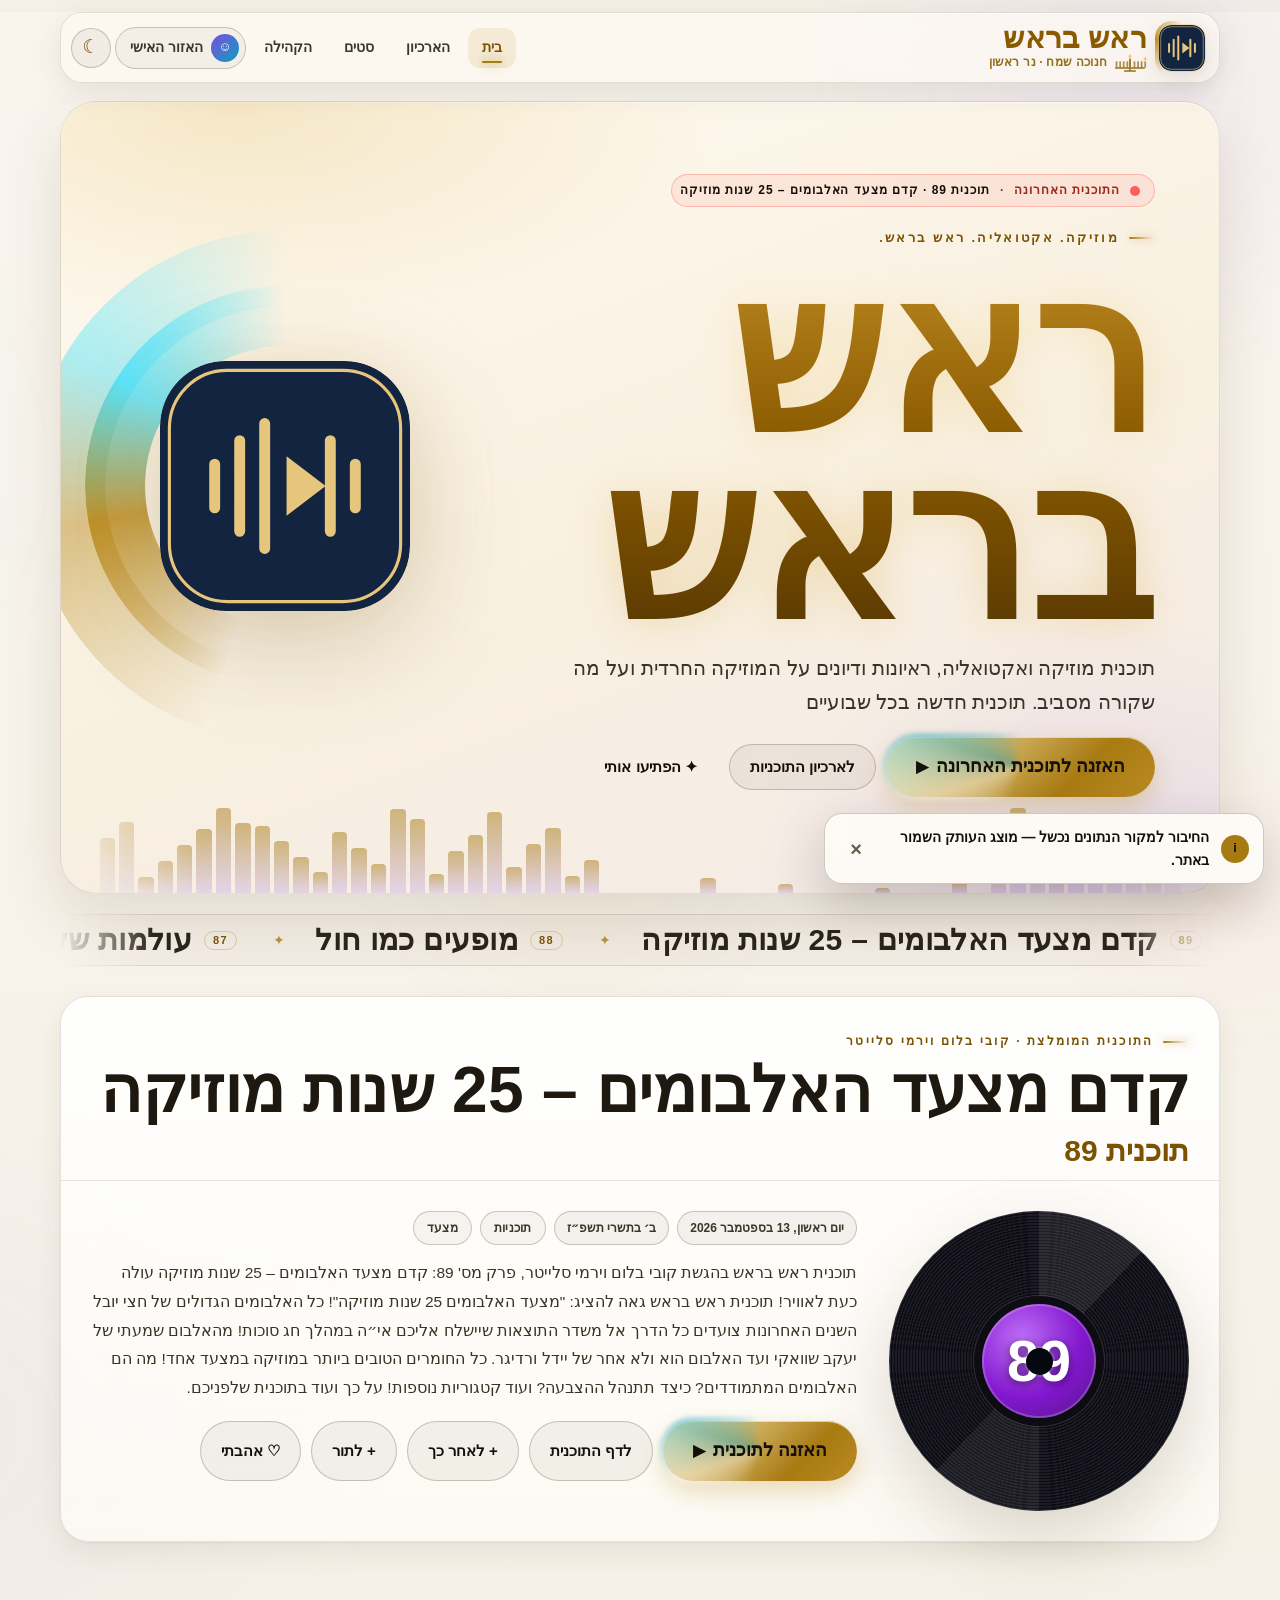
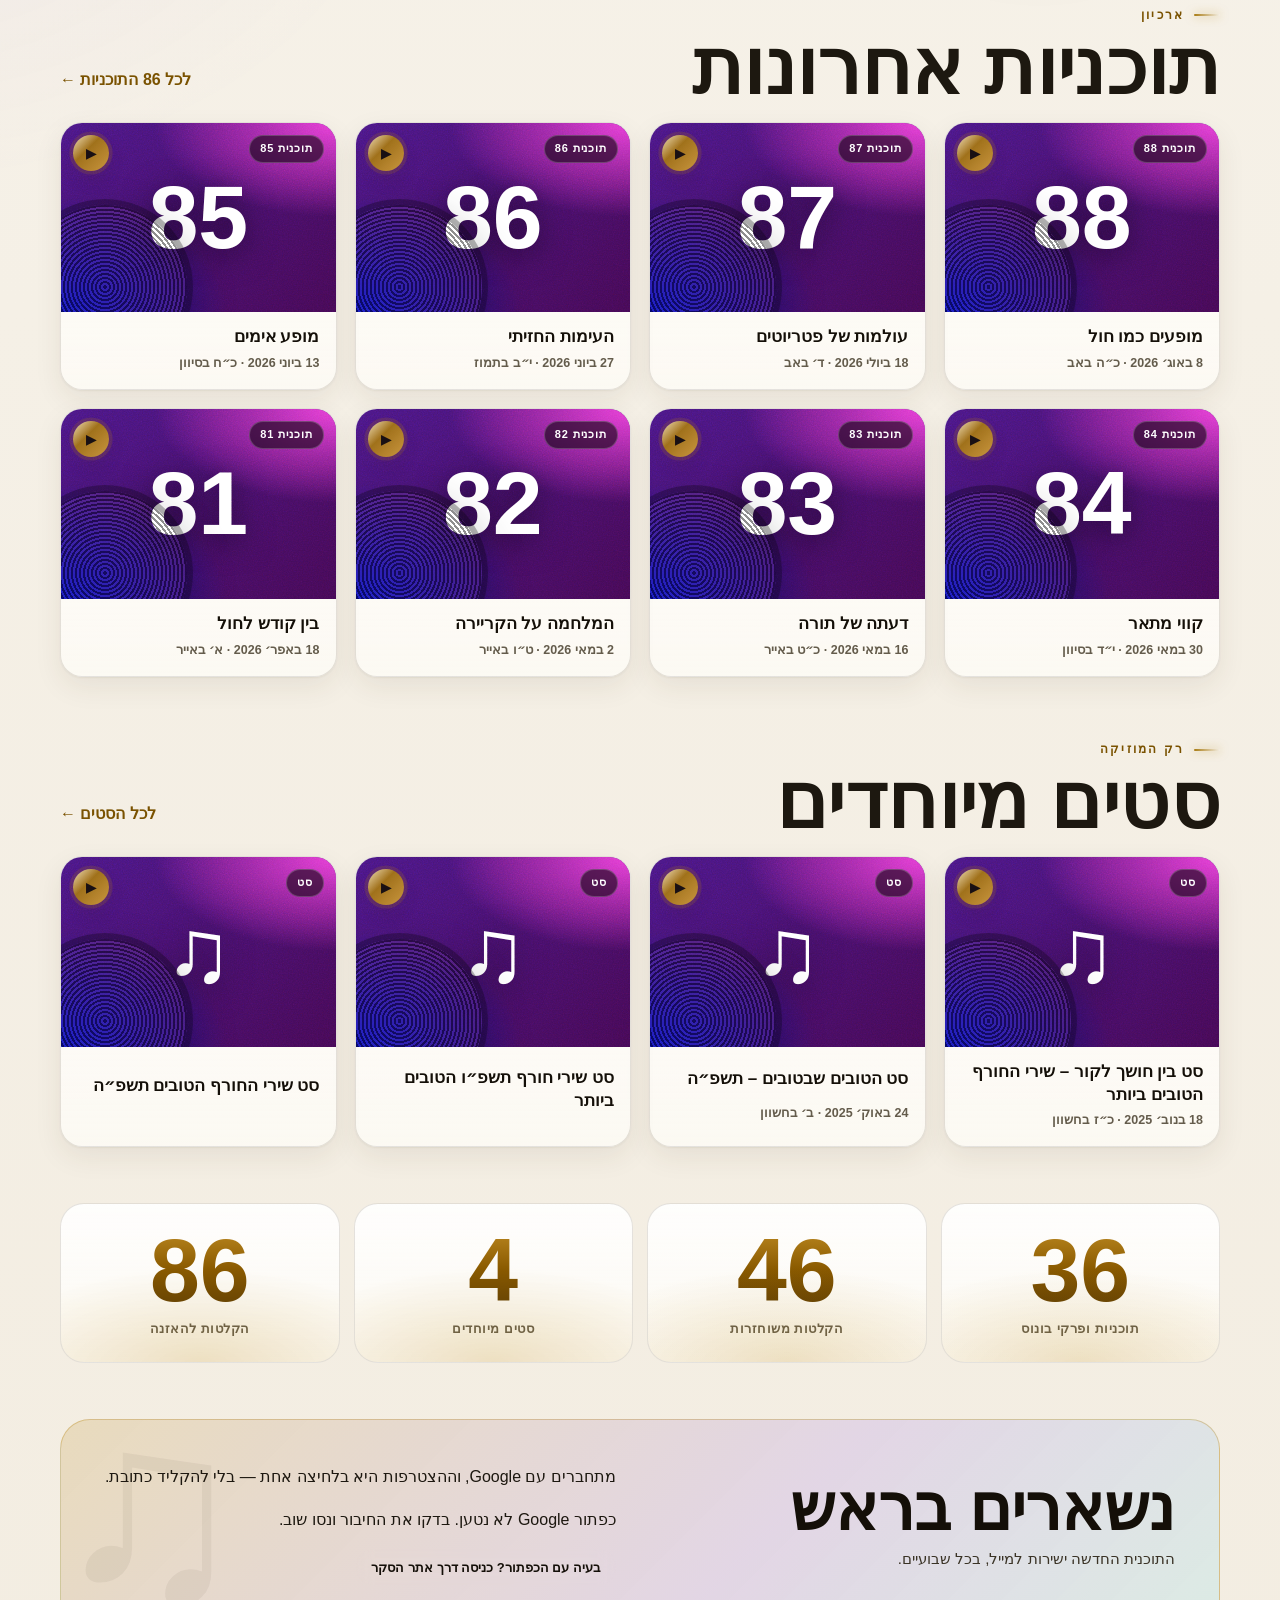
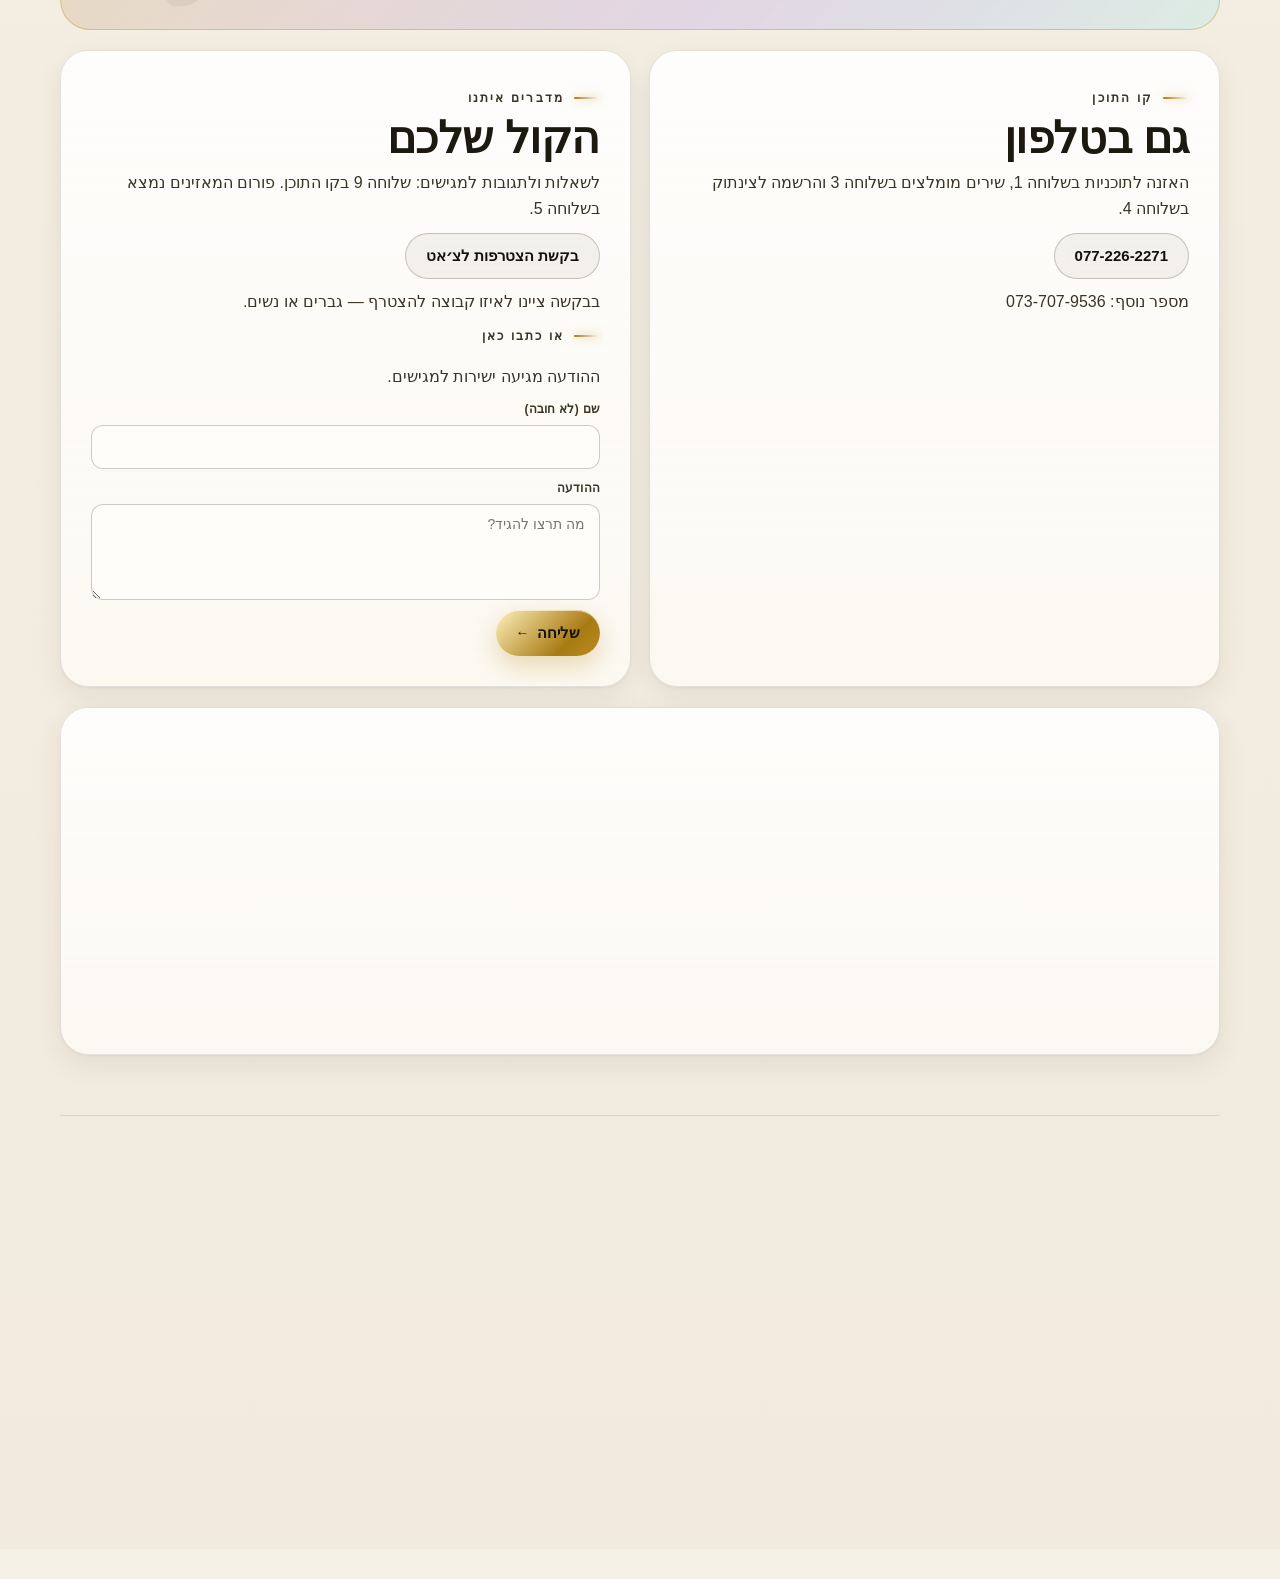
<file: index.html>
<!doctype html>
<html lang="he" dir="rtl">
<head>
  <meta charset="utf-8">
  <meta name="viewport" content="width=device-width, initial-scale=1, viewport-fit=cover">
  <meta name="google-site-verification" content="rrPLo1RTYZDaKfsz_mU2lzwqFz5Nbcm3mrhCY-wW2sg">
  <meta http-equiv="Content-Security-Policy" content="default-src 'self'; script-src 'self' https://accounts.google.com/gsi/client; style-src 'self' 'unsafe-inline' https://fonts.googleapis.com https://accounts.google.com/gsi/style; font-src 'self' https://fonts.gstatic.com; img-src 'self' data: blob: https:; media-src 'self' blob: https:; connect-src 'self' https://rosh-berosh.smwlyqswkwt232.workers.dev https://accounts.google.com https://fonts.googleapis.com https://fonts.gstatic.com; frame-src https://accounts.google.com; worker-src 'self'; base-uri 'self'; form-action 'self'; object-src 'none'">
  <title>ראש בראש — מוזיקה ואקטואליה</title>
  <meta name="description" content="ראש בראש: התוכנית האחרונה, הקלטות מהארכיון וסטים מיוחדים להאזנה.">
  <meta name="theme-color" content="#06080f">
  <meta property="og:title" content="ראש בראש — מוזיקה ואקטואליה">
  <meta property="og:description" content="כל התוכניות של ראש בראש במקום אחד.">
  <meta property="og:type" content="website">
  <meta property="og:image" content="https://shmuel-lamed.github.io/rosh-berosh-2/assets/img/og-default.png">
  <meta property="og:image:width" content="1200">
  <meta property="og:image:height" content="630">
  <meta property="og:image:alt" content="ראש בראש — מוזיקה. אקטואליה. ראש בראש.">
  <meta property="og:locale" content="he_IL">
  <meta name="twitter:card" content="summary_large_image">
  <meta name="twitter:image" content="https://shmuel-lamed.github.io/rosh-berosh-2/assets/img/og-default.png">
  <link rel="icon" href="assets/img/medallion.svg" type="image/svg+xml">
  <link rel="apple-touch-icon" href="assets/img/apple-touch-icon.png">
  <link rel="manifest" href="manifest.webmanifest">
  <script src="assets/js/theme.js"></script>
  <script src="assets/js/app-update.js" defer></script>
  <link rel="preconnect" href="https://fonts.googleapis.com">
  <link rel="preconnect" href="https://fonts.gstatic.com" crossorigin>
  <link rel="preconnect" href="https://rosh-berosh.smwlyqswkwt232.workers.dev" crossorigin>
  <link rel="stylesheet" href="https://fonts.googleapis.com/css2?family=Heebo:wght@400;600;700;800;900&family=Karantina:wght@400;700&display=swap">
  <link rel="stylesheet" href="assets/css/rosh.css">
  <link rel="stylesheet" href="assets/css/features.css">
</head>
<body>
  <a class="skip-link" href="#main">דילוג לתוכן</a>
  <div class="shell">
    <div id="site-header"></div>

    <main id="main">
      <section class="hero" aria-labelledby="hero-title">
        <div class="hero-copy">
          <a class="hero-live" id="hero-live" href="#featured" hidden><i aria-hidden="true"></i><span data-live-label>התוכנית האחרונה</span> · <b data-live-title></b></a>
          <p class="kicker"><span data-site-tagline>מוזיקה. אקטואליה. ראש בראש.</span></p>
          <h1 class="parade-title" id="hero-title">
            <span class="hero-line1 hero-title" data-text="ראש בראש" data-site-name>ראש בראש</span>
          </h1>
          <p class="lead" data-site-description>תוכנית מוזיקה ואקטואליה, ראיונות ודיונים על המוזיקה החרדית ועל מה שקורה מסביב. תוכנית חדשה בכל שבועיים</p>
          <div class="actions hero-actions">
            <button type="button" class="btn xl primary" data-play-latest>האזנה לתוכנית האחרונה <span>▶</span></button>
            <a class="btn" href="archive.html">לארכיון התוכניות</a>
            <button type="button" class="btn ghost" data-random title="תוכנית אקראית (R)">✦ הפתיעו אותי</button>
          </div>
        </div>
        <div class="hero-visual" aria-hidden="true">
          <span class="hero-orbit two"></span>
          <span class="hero-orbit"></span>
          <img class="hero-logo" src="assets/img/medallion.svg" alt="" width="250" height="250">
        </div>
        <div class="hero-eq" id="hero-eq" aria-hidden="true"></div>
      </section>

      <div class="ticker" id="ticker" aria-hidden="true"></div>

      <section id="featured" aria-live="polite" data-reveal><div class="skel-featured" aria-hidden="true"><div class="skel-block"></div><div class="skel-lines"><div class="skel-line short"></div><div class="skel-line big"></div><div class="skel-line"></div><div class="skel-line"></div><div class="skel-line short"></div></div></div></section>
      <section id="resume"></section>
      <section id="recent" class="grid-section"><div class="skel-grid" aria-hidden="true"><div class="skel-tile"><div class="skel-img"></div><div class="skel-line"></div><div class="skel-line short"></div></div><div class="skel-tile"><div class="skel-img"></div><div class="skel-line"></div><div class="skel-line short"></div></div><div class="skel-tile"><div class="skel-img"></div><div class="skel-line"></div><div class="skel-line short"></div></div><div class="skel-tile"><div class="skel-img"></div><div class="skel-line"></div><div class="skel-line short"></div></div></div></section>
      <section id="sets" class="grid-section"></section>
      <section id="stats"></section>
      <section id="follow"></section>
      <section id="about" class="card about-section" data-reveal><div class="card-body"><p class="kicker">מאחורי המיקרופון</p><h2>שתי דעות. שיחה אחת.</h2><p>ראש בראש היא תוכנית מוזיקה ואקטואליה בהגשת קובי בלום וירמי סלייטר. ראיונות עם אמנים, דיונים על המוזיקה החרדית, שיחות עם מאזינים ופרקים מיוחדים.</p><p>את התוכנית ייסד מיכאל לוי. בארכיון תמצאו גם את תקופת ההגשה שלו לצד קובי בלום, את גרסת השלישייה ואת ההקלטות המשוחזרות מהארכיון הישן.</p><a class="btn" href="archive.html">לגלות את הארכיון</a></div></section>
    </main>

    <div id="site-footer"></div>
  </div>

  <script src="assets/js/ui.js"></script>
  <script src="assets/js/store.js"></script>
  <script src="assets/js/player.js"></script>
  <script src="assets/js/extras.js"></script>
  <script src="assets/js/router.js"></script>
  <script src="assets/js/home.js"></script>
</body>
</html>
</file>
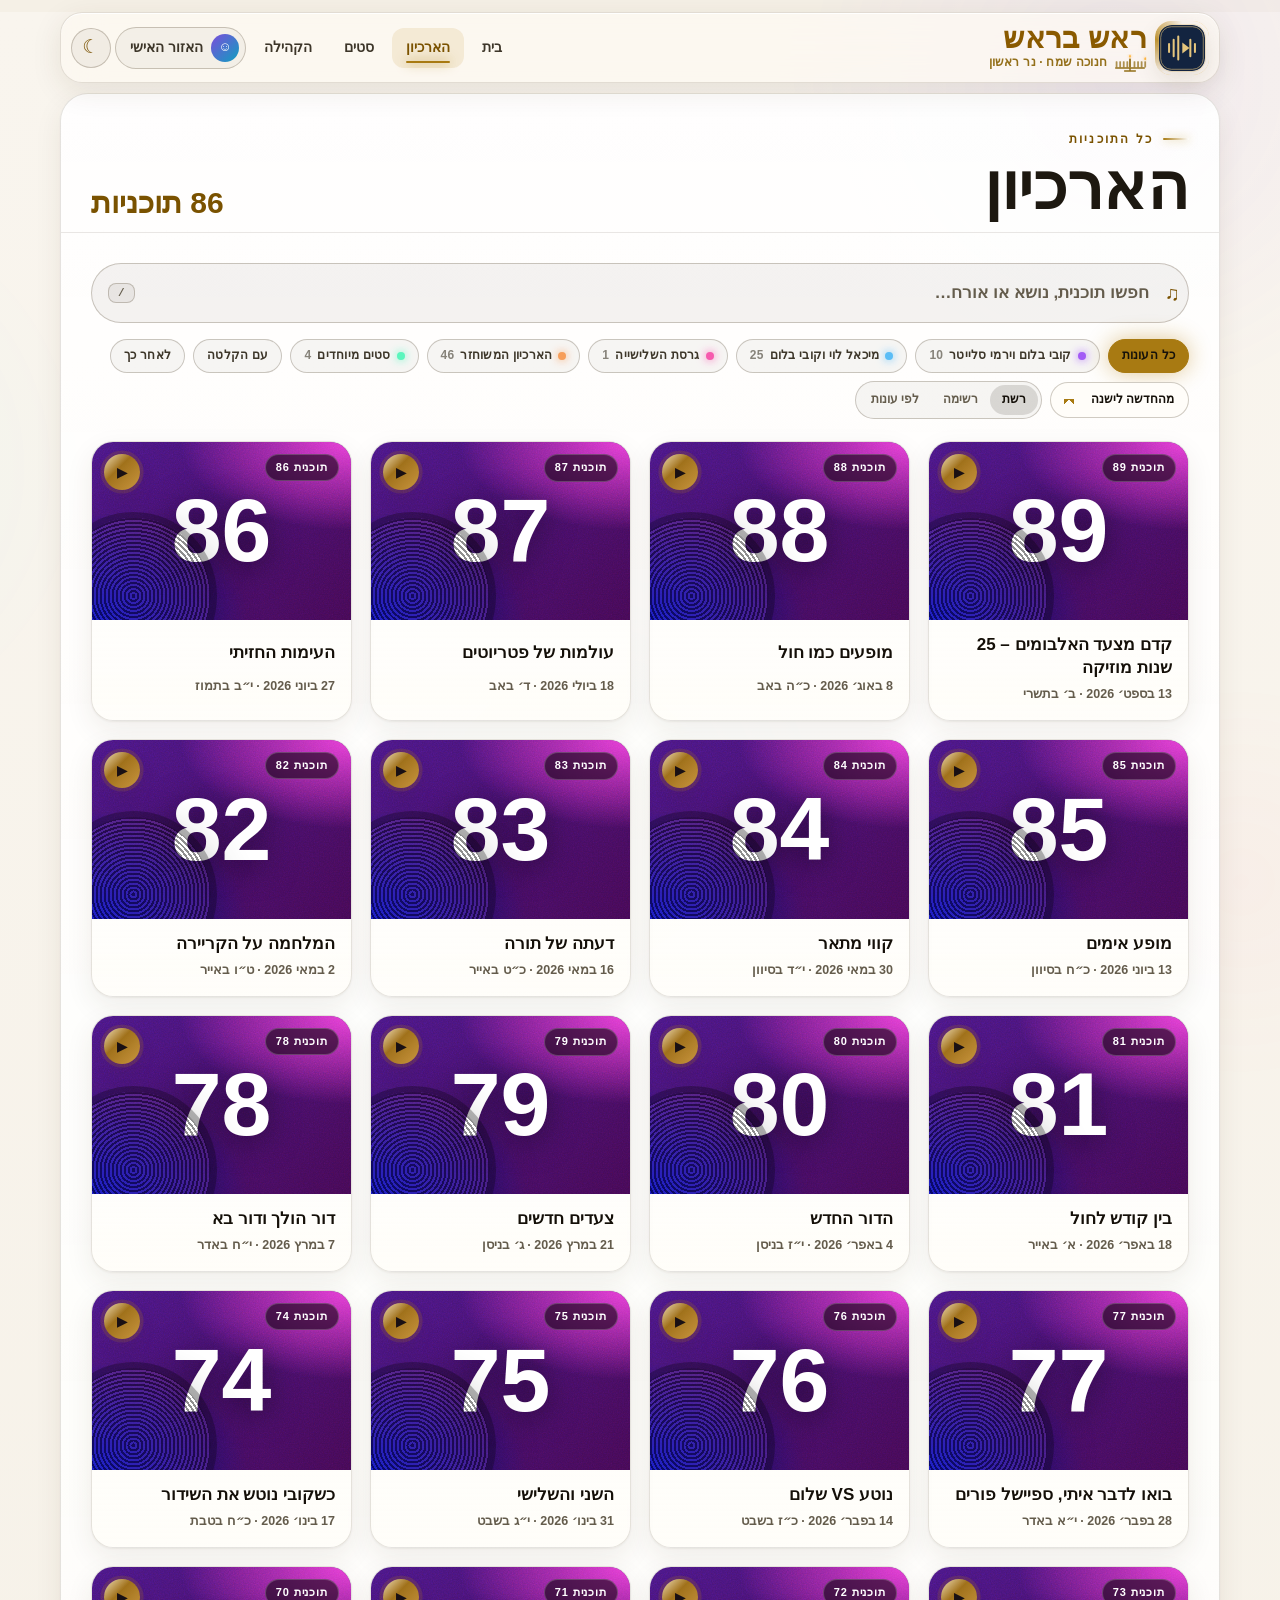
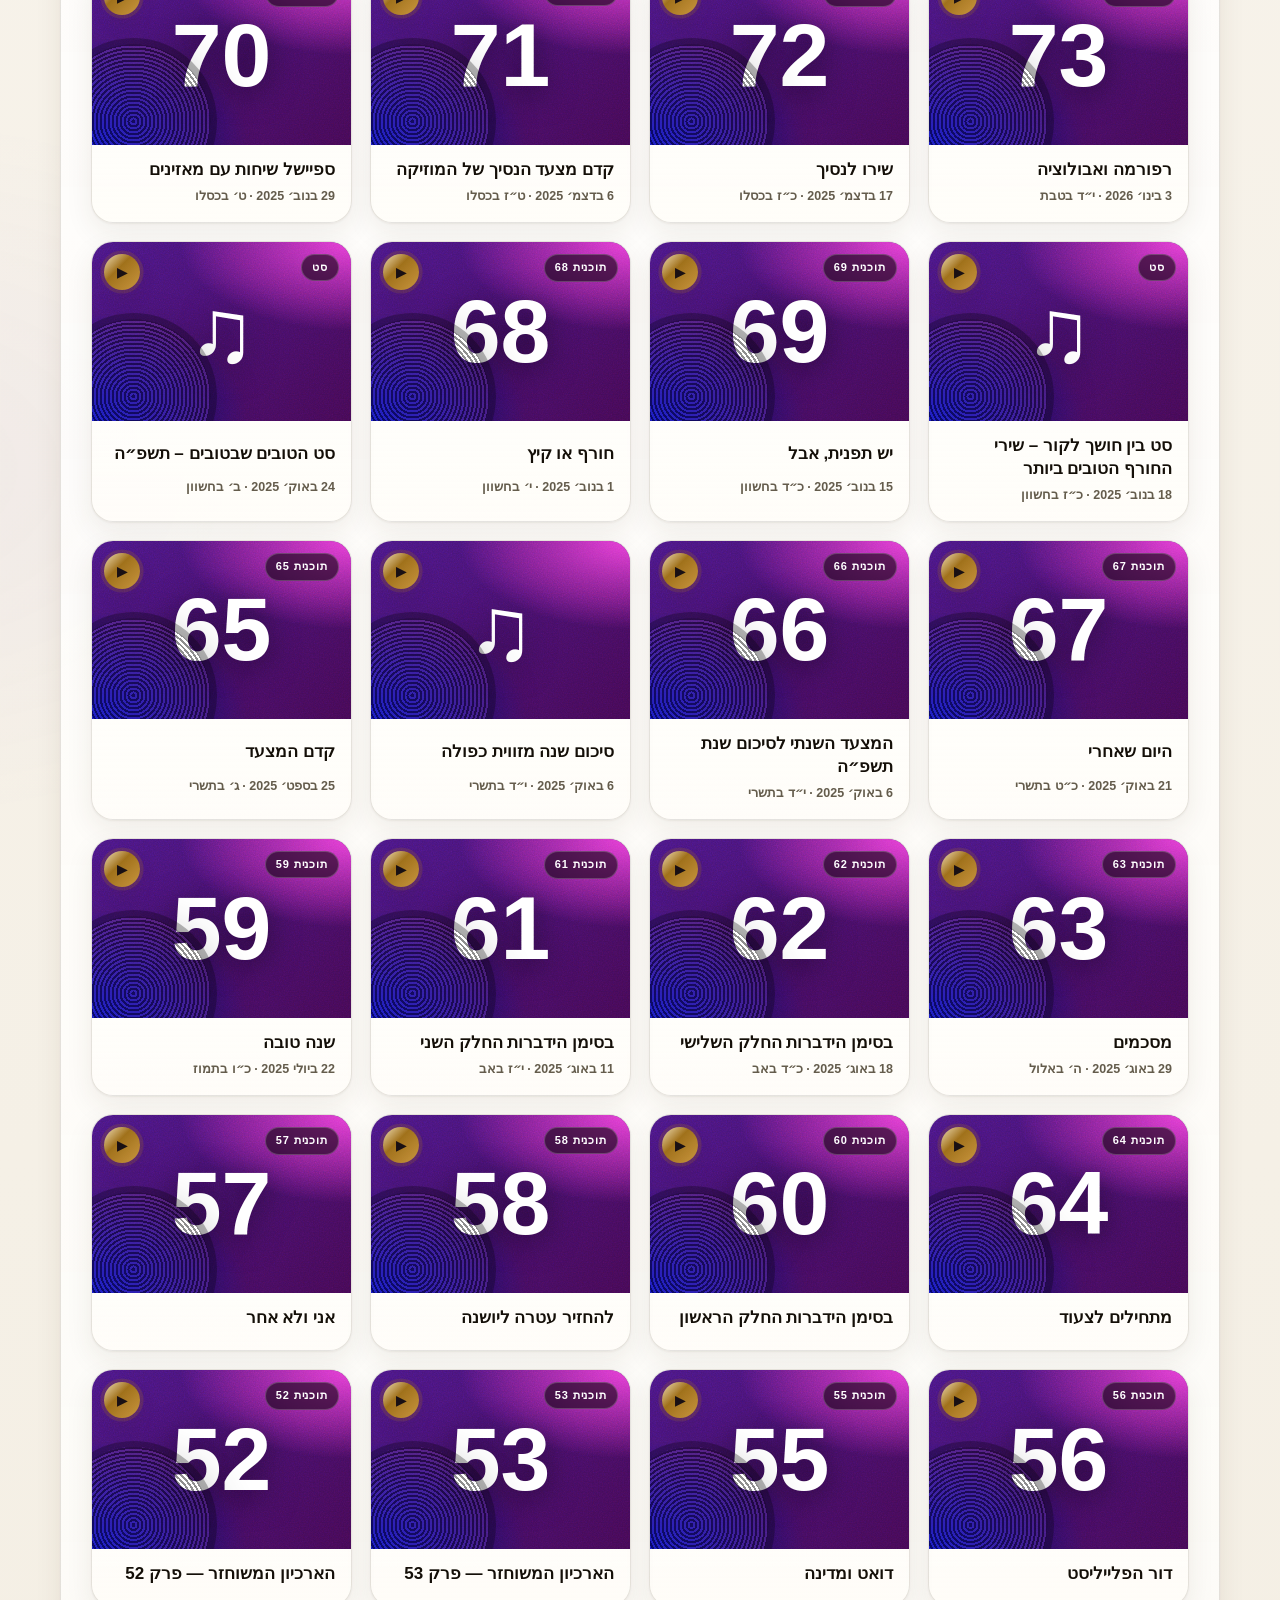
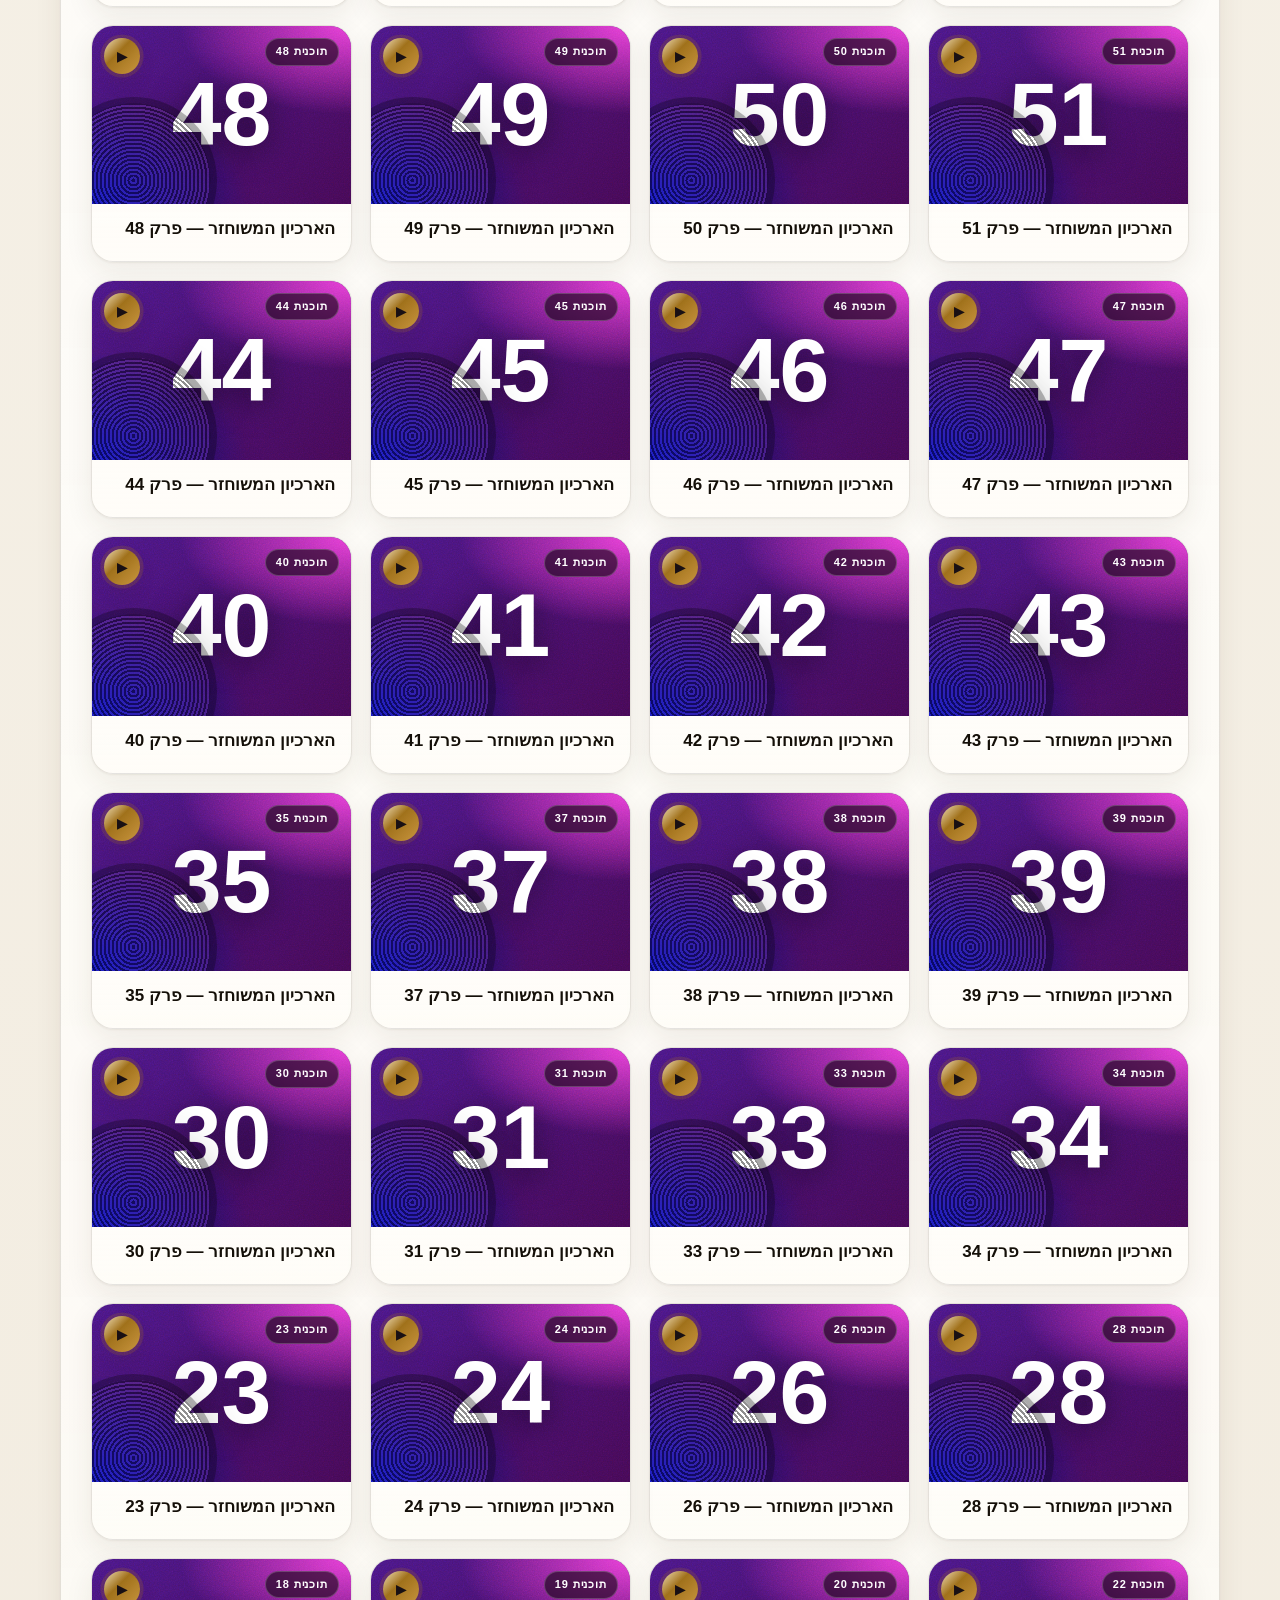
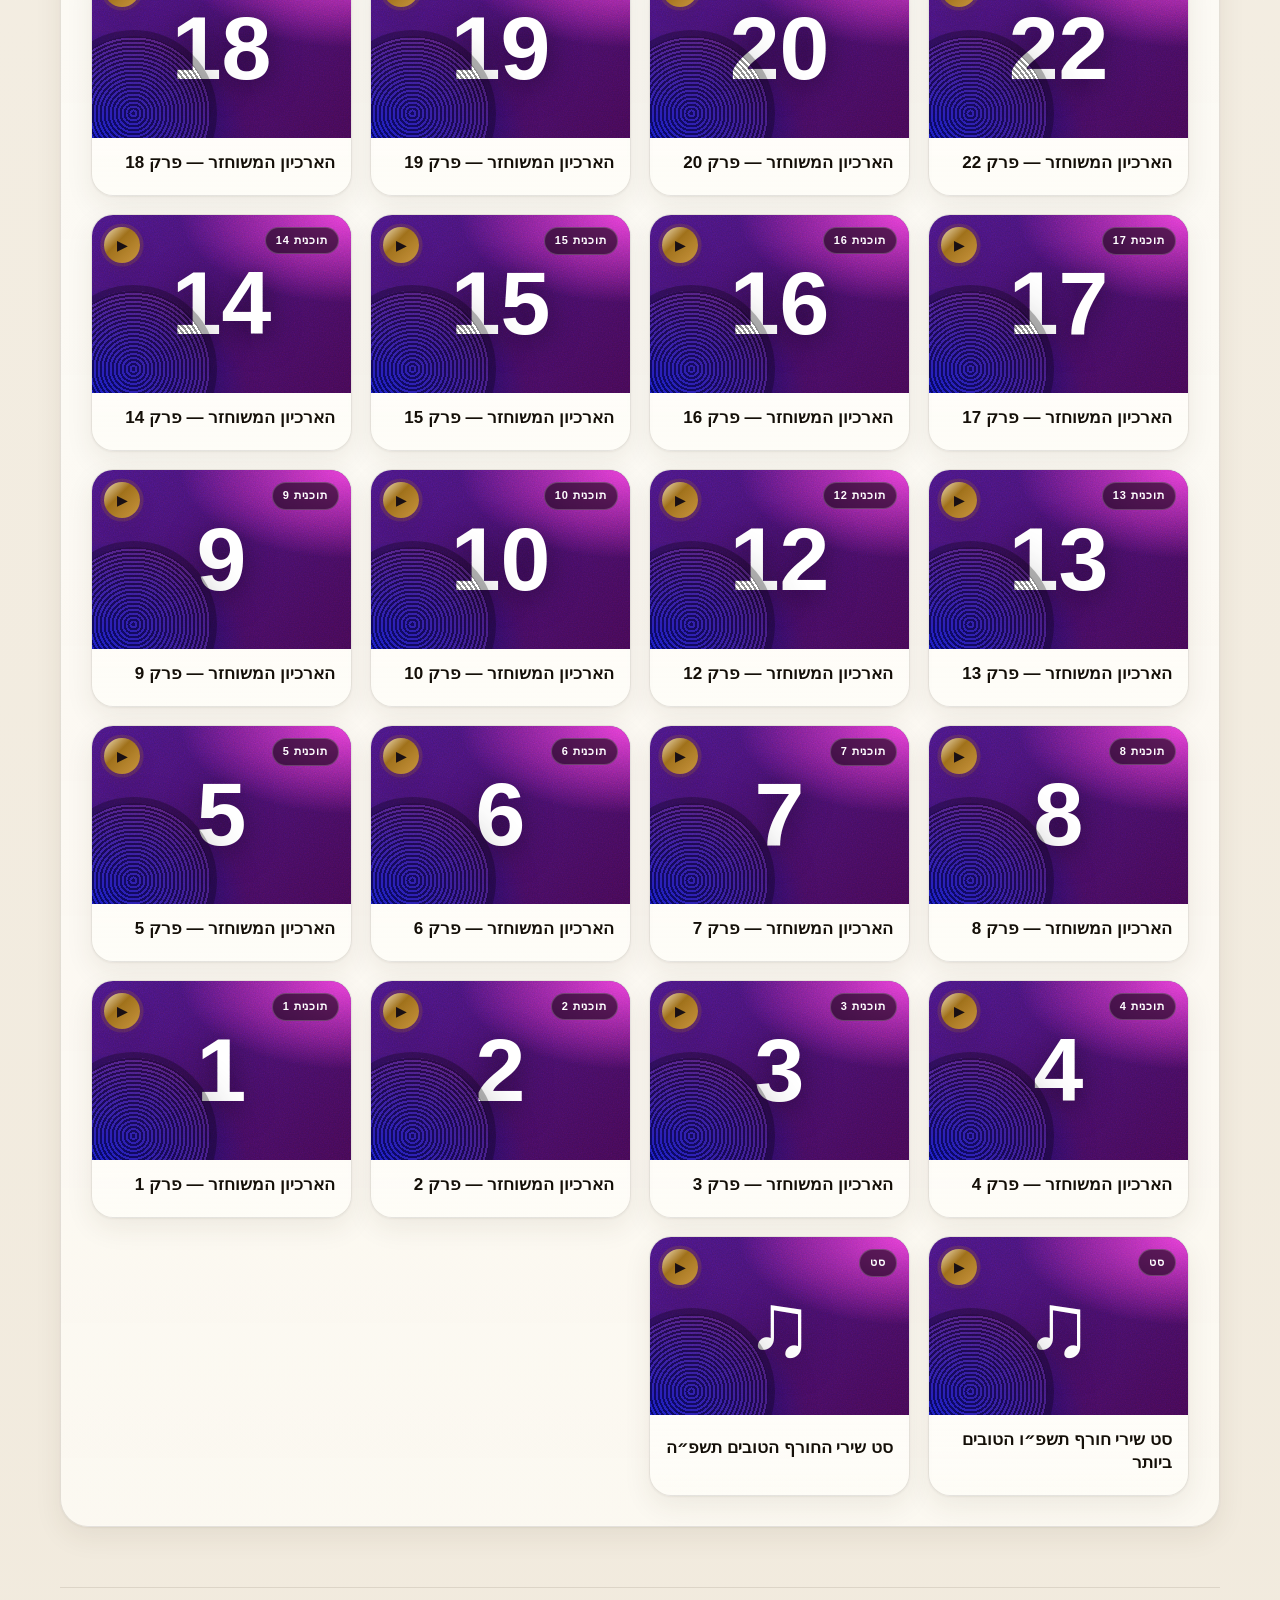
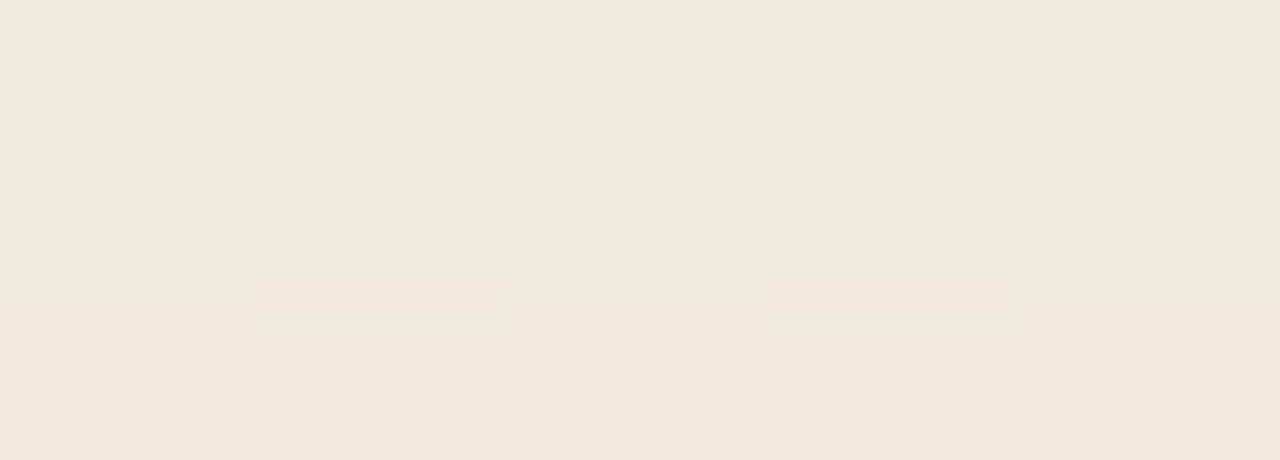
<file: archive.html>
<!doctype html>
<html lang="he" dir="rtl">
<head>
  <meta charset="utf-8">
  <meta name="viewport" content="width=device-width, initial-scale=1, viewport-fit=cover">
  <meta http-equiv="Content-Security-Policy" content="default-src 'self'; script-src 'self' https://accounts.google.com/gsi/client; style-src 'self' 'unsafe-inline' https://fonts.googleapis.com https://accounts.google.com/gsi/style; font-src 'self' https://fonts.gstatic.com; img-src 'self' data: blob: https:; media-src 'self' blob: https:; connect-src 'self' https://rosh-berosh.smwlyqswkwt232.workers.dev https://accounts.google.com https://fonts.googleapis.com https://fonts.gstatic.com; frame-src https://accounts.google.com; worker-src 'self'; base-uri 'self'; form-action 'self'; object-src 'none'">
  <title>ארכיון התוכניות — ראש בראש</title>
  <meta name="description" content="כל התוכניות של ראש בראש לפי עונות, עם חיפוש, סינון והאזנה ישירה באתר.">
  <meta name="theme-color" content="#06080f">
  <meta property="og:title" content="ארכיון התוכניות — ראש בראש">
  <meta property="og:description" content="כל התוכניות של ראש בראש לפי עונות, עם חיפוש, סינון והאזנה ישירה באתר.">
  <meta property="og:type" content="website">
  <meta property="og:image" content="https://shmuel-lamed.github.io/rosh-berosh-2/assets/img/og-default.png">
  <meta property="og:image:width" content="1200">
  <meta property="og:image:height" content="630">
  <meta property="og:image:alt" content="ראש בראש — מוזיקה. אקטואליה. ראש בראש.">
  <meta property="og:locale" content="he_IL">
  <meta name="twitter:card" content="summary_large_image">
  <meta name="twitter:image" content="https://shmuel-lamed.github.io/rosh-berosh-2/assets/img/og-default.png">
  <link rel="icon" href="assets/img/medallion.svg" type="image/svg+xml">
  <link rel="apple-touch-icon" href="assets/img/apple-touch-icon.png">
  <link rel="manifest" href="manifest.webmanifest">
  <script src="assets/js/theme.js"></script>
  <script src="assets/js/app-update.js" defer></script>
  <link rel="preconnect" href="https://fonts.googleapis.com">
  <link rel="preconnect" href="https://fonts.gstatic.com" crossorigin>
  <link rel="preconnect" href="https://rosh-berosh.smwlyqswkwt232.workers.dev" crossorigin>
  <link rel="stylesheet" href="https://fonts.googleapis.com/css2?family=Heebo:wght@400;600;700;800;900&family=Karantina:wght@400;700&display=swap">
  <link rel="stylesheet" href="assets/css/rosh.css">
  <link rel="stylesheet" href="assets/css/features.css">
</head>
<body>
  <a class="skip-link" href="#main">דילוג לתוכן</a>
  <div class="shell">
    <div id="site-header"></div>
    <main id="main">
      <section class="card">
        <div class="section-title">
          <div><p class="kicker">כל התוכניות</p><h1>הארכיון</h1></div>
          <strong id="count" aria-live="polite">…</strong>
        </div>
        <div class="card-body">
          <form class="search-box" role="search" id="search-form">
            <span class="search-glyph" aria-hidden="true">♫</span>
            <label for="q" class="visually-hidden">חיפוש תוכנית</label>
            <input id="q" type="search" placeholder="חפשו תוכנית, נושא או אורח…" autocomplete="off">
            <kbd aria-hidden="true">/</kbd>
          </form>
          <div class="filters" id="filters"></div>
          <section id="results" aria-live="polite"><div class="skel-grid" aria-hidden="true"><div class="skel-tile"><div class="skel-img"></div><div class="skel-line"></div><div class="skel-line short"></div></div><div class="skel-tile"><div class="skel-img"></div><div class="skel-line"></div><div class="skel-line short"></div></div><div class="skel-tile"><div class="skel-img"></div><div class="skel-line"></div><div class="skel-line short"></div></div><div class="skel-tile"><div class="skel-img"></div><div class="skel-line"></div><div class="skel-line short"></div></div></div><div class="skel-grid" aria-hidden="true"><div class="skel-tile"><div class="skel-img"></div><div class="skel-line"></div><div class="skel-line short"></div></div><div class="skel-tile"><div class="skel-img"></div><div class="skel-line"></div><div class="skel-line short"></div></div><div class="skel-tile"><div class="skel-img"></div><div class="skel-line"></div><div class="skel-line short"></div></div><div class="skel-tile"><div class="skel-img"></div><div class="skel-line"></div><div class="skel-line short"></div></div></div></section>
        </div>
      </section>
    </main>
    <div id="site-footer"></div>
  </div>

  <script src="assets/js/ui.js"></script>
  <script src="assets/js/store.js"></script>
  <script src="assets/js/player.js"></script>
  <script src="assets/js/extras.js"></script>
  <script src="assets/js/router.js"></script>
  <script src="assets/js/archive.js"></script>
</body>
</html>
</file>
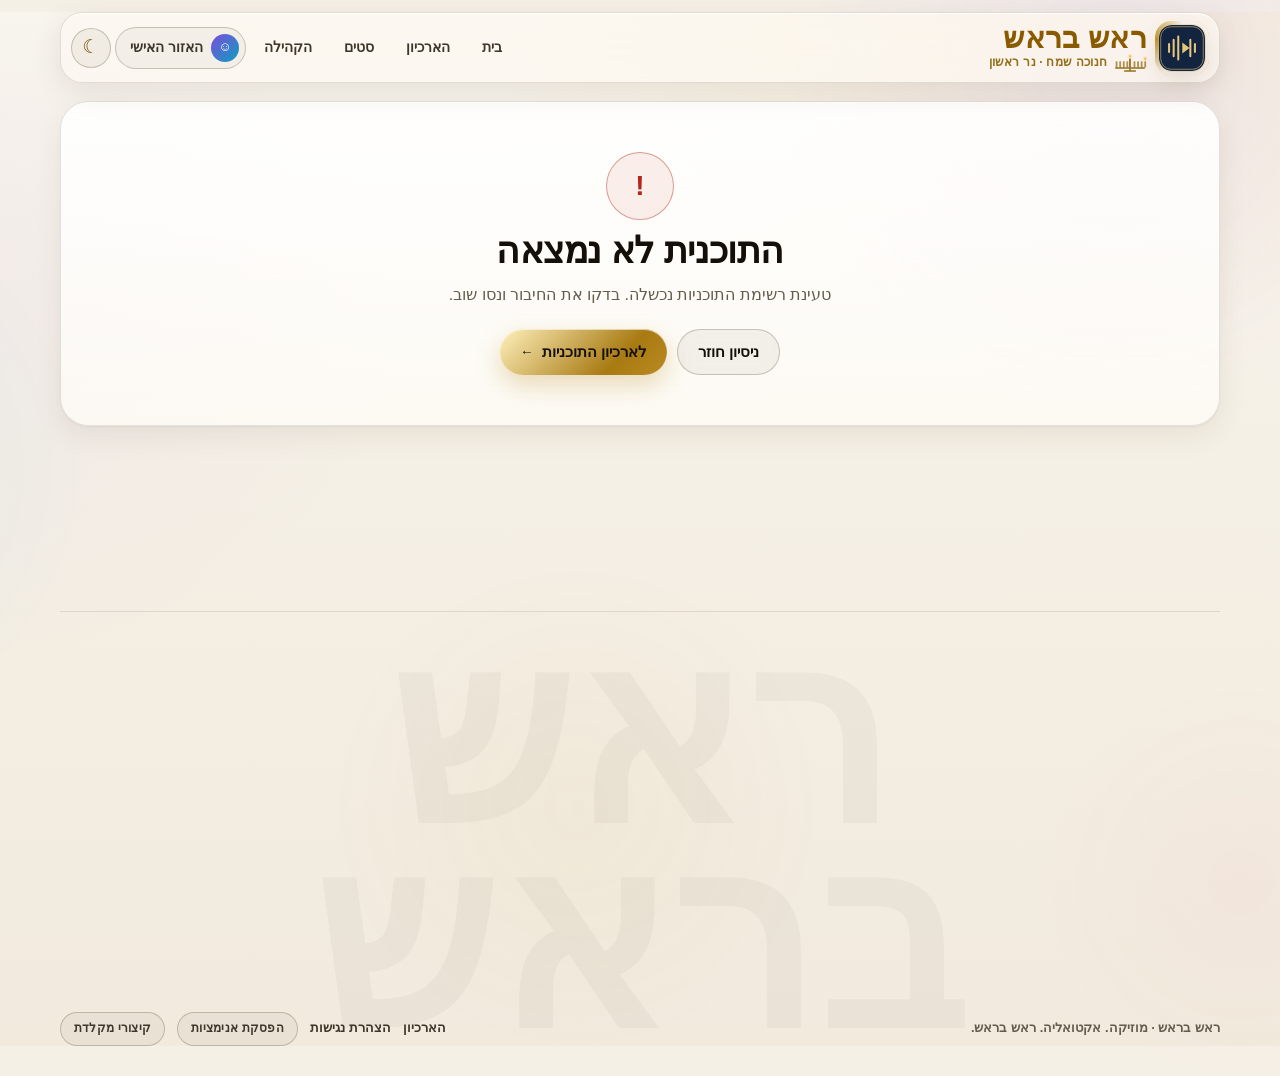
<file: episode.html>
<!doctype html>
<html lang="he" dir="rtl">
<head>
  <meta charset="utf-8">
  <meta name="viewport" content="width=device-width, initial-scale=1, viewport-fit=cover">
  <meta http-equiv="Content-Security-Policy" content="default-src 'self'; script-src 'self' https://accounts.google.com/gsi/client; style-src 'self' 'unsafe-inline' https://fonts.googleapis.com https://accounts.google.com/gsi/style; font-src 'self' https://fonts.gstatic.com; img-src 'self' data: blob: https:; media-src 'self' blob: https:; connect-src 'self' https://rosh-berosh.smwlyqswkwt232.workers.dev https://accounts.google.com https://fonts.googleapis.com https://fonts.gstatic.com; frame-src https://accounts.google.com; worker-src 'self'; base-uri 'self'; form-action 'self'; object-src 'none'">
  <title>תוכנית — ראש בראש</title>
  <meta name="description" content="דף תוכנית של ראש בראש: הקלטה להאזנה באתר, תיאור, קישור לכל רגע, הורדה ושיתוף.">
  <meta name="theme-color" content="#06080f">
  <link rel="icon" href="assets/img/medallion.svg" type="image/svg+xml">
  <link rel="apple-touch-icon" href="assets/img/apple-touch-icon.png">
  <link rel="manifest" href="manifest.webmanifest">
  <script src="assets/js/theme.js"></script>
  <script src="assets/js/app-update.js" defer></script>
  <link rel="preconnect" href="https://fonts.googleapis.com">
  <link rel="preconnect" href="https://fonts.gstatic.com" crossorigin>
  <link rel="preconnect" href="https://rosh-berosh.smwlyqswkwt232.workers.dev" crossorigin>
  <link rel="stylesheet" href="https://fonts.googleapis.com/css2?family=Heebo:wght@400;600;700;800;900&family=Karantina:wght@400;700&display=swap">
  <link rel="stylesheet" href="assets/css/rosh.css">
  <link rel="stylesheet" href="assets/css/features.css">
</head>
<body>
  <a class="skip-link" href="#main">דילוג לתוכן</a>
  <div class="shell">
    <div id="site-header"></div>
    <main id="main">
      <article id="episode" class="ep-page" aria-live="polite">
        <div class="card"><div class="skel-ep" role="status"><span class="visually-hidden">טוענים את התוכנית…</span><div class="skel-block" aria-hidden="true"></div><div class="skel-lines" aria-hidden="true"><div class="skel-line short"></div><div class="skel-line big"></div><div class="skel-line short"></div><div class="skel-line"></div><div class="skel-line"></div><div class="skel-line"></div></div></div></div>
      </article>
      <nav id="prevnext" class="prevnext" aria-label="תוכניות סמוכות"></nav>
      <section id="more" class="grid-section"></section>
    </main>
    <div id="site-footer"></div>
  </div>

  <script src="assets/js/ui.js"></script>
  <script src="assets/js/store.js"></script>
  <script src="assets/js/player.js"></script>
  <script src="assets/js/extras.js"></script>
  <script src="assets/js/router.js"></script>
  <script src="assets/js/episode.js"></script>
</body>
</html>
</file>
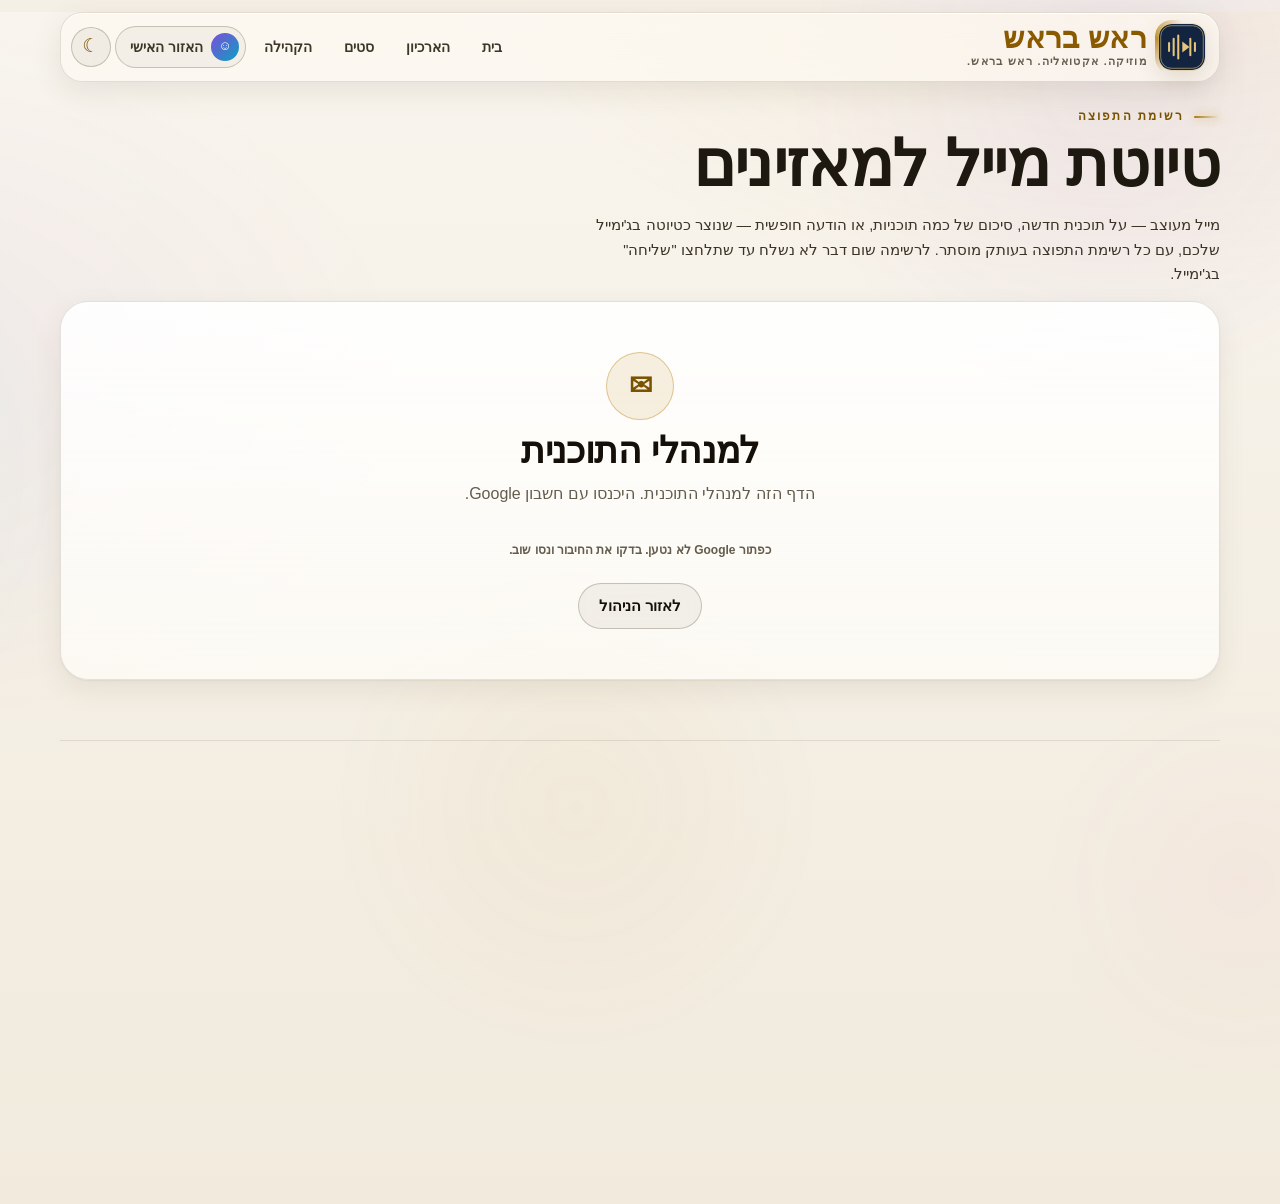
<file: mail.html>
<!doctype html>
<html lang="he" dir="rtl">
<head>
  <meta charset="utf-8">
  <meta name="viewport" content="width=device-width, initial-scale=1, viewport-fit=cover">
  <meta http-equiv="Content-Security-Policy" content="default-src 'self'; script-src 'self' https://accounts.google.com/gsi/client; style-src 'self' 'unsafe-inline' https://fonts.googleapis.com https://accounts.google.com/gsi/style; font-src 'self' https://fonts.gstatic.com; img-src 'self' data: blob: https:; media-src 'self' blob: https:; connect-src 'self' https://rosh-berosh.smwlyqswkwt232.workers.dev https://accounts.google.com https://gmail.googleapis.com https://fonts.googleapis.com https://fonts.gstatic.com; frame-src https://accounts.google.com; worker-src 'self'; base-uri 'self'; form-action 'self'; object-src 'none'">
  <title>טיוטת מייל למאזינים — ראש בראש</title>
  <meta name="robots" content="noindex">
  <meta name="theme-color" content="#06080f">
  <link rel="icon" href="assets/img/medallion.svg" type="image/svg+xml">
  <link rel="apple-touch-icon" href="assets/img/apple-touch-icon.png">
  <script src="assets/js/theme.js"></script>
  <script src="assets/js/app-update.js" defer data-sw="off"></script>
  <link rel="preconnect" href="https://fonts.googleapis.com">
  <link rel="preconnect" href="https://fonts.gstatic.com" crossorigin>
  <link rel="stylesheet" href="https://fonts.googleapis.com/css2?family=Heebo:wght@400;500;700;800;900&family=Karantina:wght@300;400;700&display=swap">
  <link rel="stylesheet" href="assets/css/rosh.css">
  <link rel="stylesheet" href="assets/css/admin.css">
  <link rel="stylesheet" href="assets/css/features.css">
  <link rel="stylesheet" href="assets/css/mail.css">
</head>
<body data-page="mail">
  <a class="skip-link" href="#main">דילוג לתוכן</a>
  <div class="shell">
    <div id="site-header"></div>

    <main id="main">
      <div class="admin-top">
        <div class="admin-title">
          <p class="kicker">רשימת התפוצה</p>
          <h1>טיוטת מייל למאזינים</h1>
        </div>
        <p class="help mail-lead">מייל מעוצב — על תוכנית חדשה, סיכום של כמה תוכניות, או הודעה חופשית — שנוצר כטיוטה בג'ימייל שלכם, עם כל רשימת התפוצה בעותק מוסתר. לרשימה שום דבר לא נשלח עד שתלחצו "שליחה" בג'ימייל.</p>
      </div>

      <!-- השער: רק מנהל מחובר -->
      <section id="mail-gate" class="card" role="status" hidden>
        <div class="state">
          <span class="mark">✉</span>
          <h3>למנהלי התוכנית</h3>
          <p id="mail-gate-text">בודקים מי מחובר…</p>
          <div class="google-slot" id="mail-google"></div>
          <a class="btn" href="admin.html">לאזור הניהול</a>
        </div>
      </section>

      <section id="mail-host" class="card mail-page-card">
        <div class="state"><span class="notice-spinner" aria-hidden="true"></span><p>בודקים מי מחובר…</p></div>
      </section>
    </main>

    <div id="site-footer"></div>
  </div>

  <script src="assets/js/ui.js"></script>
  <script src="assets/js/store.js"></script>
  <script src="assets/js/newsletter.js"></script>
  <script src="assets/js/sheet-read.js"></script>
  <script src="assets/js/mail-composer.js"></script>
  <script src="assets/js/mail.js"></script>
</body>
</html>
</file>
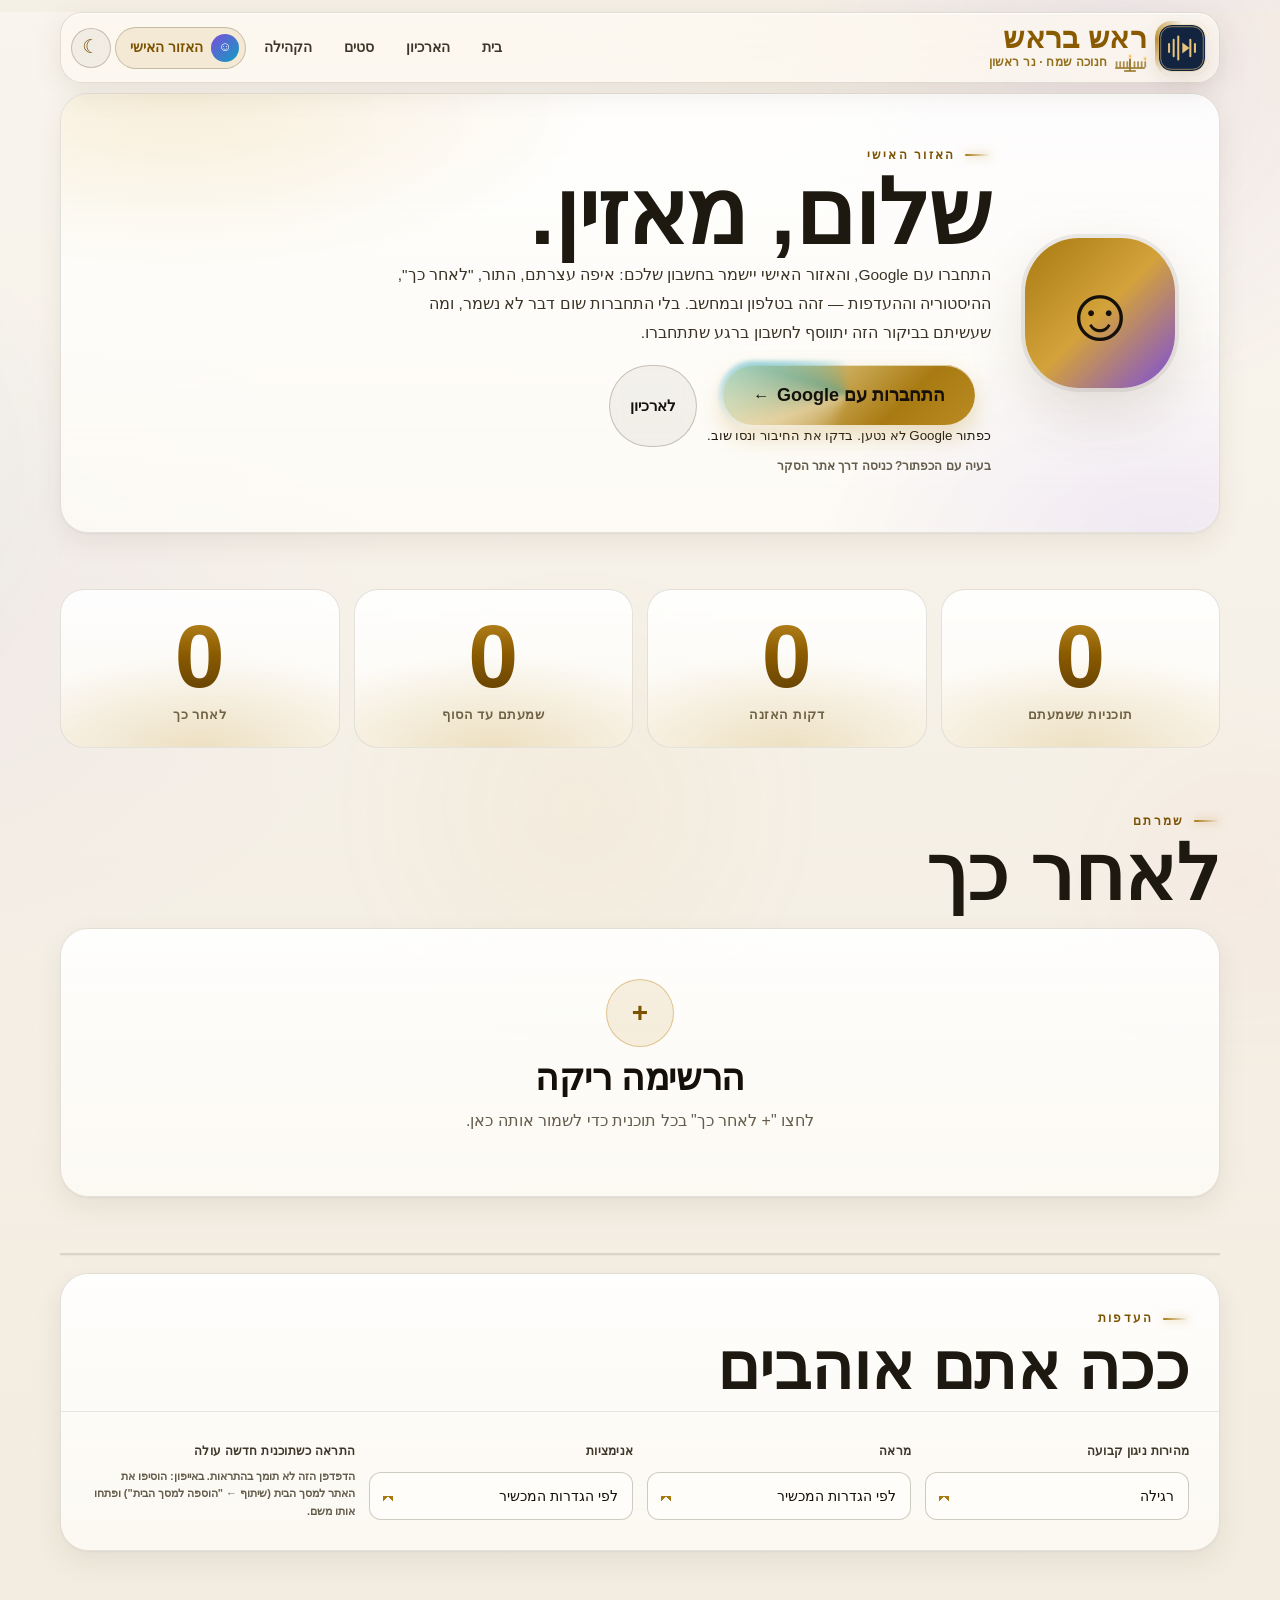
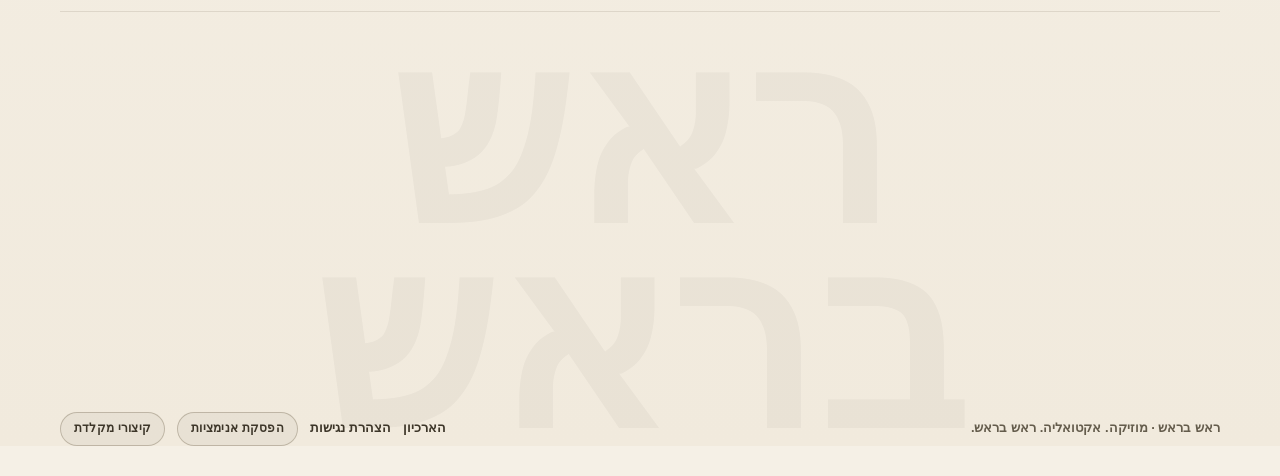
<file: me.html>
<!doctype html>
<html lang="he" dir="rtl">
<head>
  <meta charset="utf-8">
  <meta name="viewport" content="width=device-width, initial-scale=1, viewport-fit=cover">
  <meta http-equiv="Content-Security-Policy" content="default-src 'self'; script-src 'self' https://accounts.google.com/gsi/client; style-src 'self' 'unsafe-inline' https://fonts.googleapis.com https://accounts.google.com/gsi/style; font-src 'self' https://fonts.gstatic.com; img-src 'self' data: blob: https:; media-src 'self' blob: https:; connect-src 'self' https://rosh-berosh.smwlyqswkwt232.workers.dev https://accounts.google.com https://fonts.googleapis.com https://fonts.gstatic.com; frame-src https://accounts.google.com; worker-src 'self'; base-uri 'self'; form-action 'self'; object-src 'none'">
  <title>האזור האישי — ראש בראש</title>
  <meta name="description" content="האזור האישי שלכם בראש בראש: ממשיכים מאיפה שעצרתם, תור האזנה, רשימת לאחר כך, היסטוריית האזנה והעדפות — שמורים בחשבון Google שלכם.">
  <meta name="robots" content="noindex">
  <meta name="theme-color" content="#06080f">
  <link rel="icon" href="assets/img/medallion.svg" type="image/svg+xml">
  <link rel="apple-touch-icon" href="assets/img/apple-touch-icon.png">
  <link rel="manifest" href="manifest.webmanifest">
  <script src="assets/js/theme.js"></script>
  <script src="assets/js/app-update.js" defer></script>
  <link rel="preconnect" href="https://fonts.googleapis.com">
  <link rel="preconnect" href="https://fonts.gstatic.com" crossorigin>
  <link rel="preconnect" href="https://rosh-berosh.smwlyqswkwt232.workers.dev" crossorigin>
  <link rel="stylesheet" href="https://fonts.googleapis.com/css2?family=Heebo:wght@400;600;700;800;900&family=Karantina:wght@400;700&display=swap">
  <link rel="stylesheet" href="assets/css/rosh.css">
  <link rel="stylesheet" href="assets/css/features.css">
</head>
<body>
  <a class="skip-link" href="#main">דילוג לתוכן</a>
  <div class="shell">
    <div id="site-header"></div>
    <main id="main">
      <section id="me-profile" class="card profile-card" aria-live="polite">
        <div class="state"><span class="notice-spinner" aria-hidden="true"></span><p>בודקים מי מחובר…</p></div>
      </section>
      <section id="me-stats"></section>
      <section id="me-resume" class="grid-section"></section>
      <section id="me-queue" class="grid-section"></section>
      <section id="me-later" class="grid-section"></section>
      <section id="me-loved" class="grid-section"></section>
      <section id="me-moments" class="grid-section"></section>
      <section id="me-history" class="grid-section"></section>
      <section id="me-subscribe" class="card" data-reveal></section>
      <section id="me-prefs" class="card" data-reveal></section>
    </main>
    <div id="site-footer"></div>
  </div>

  <script src="assets/js/ui.js"></script>
  <script src="assets/js/store.js"></script>
  <script src="assets/js/player.js"></script>
  <script src="assets/js/extras.js"></script>
  <script src="assets/js/router.js"></script>
  <script src="assets/js/me.js"></script>
</body>
</html>
</file>
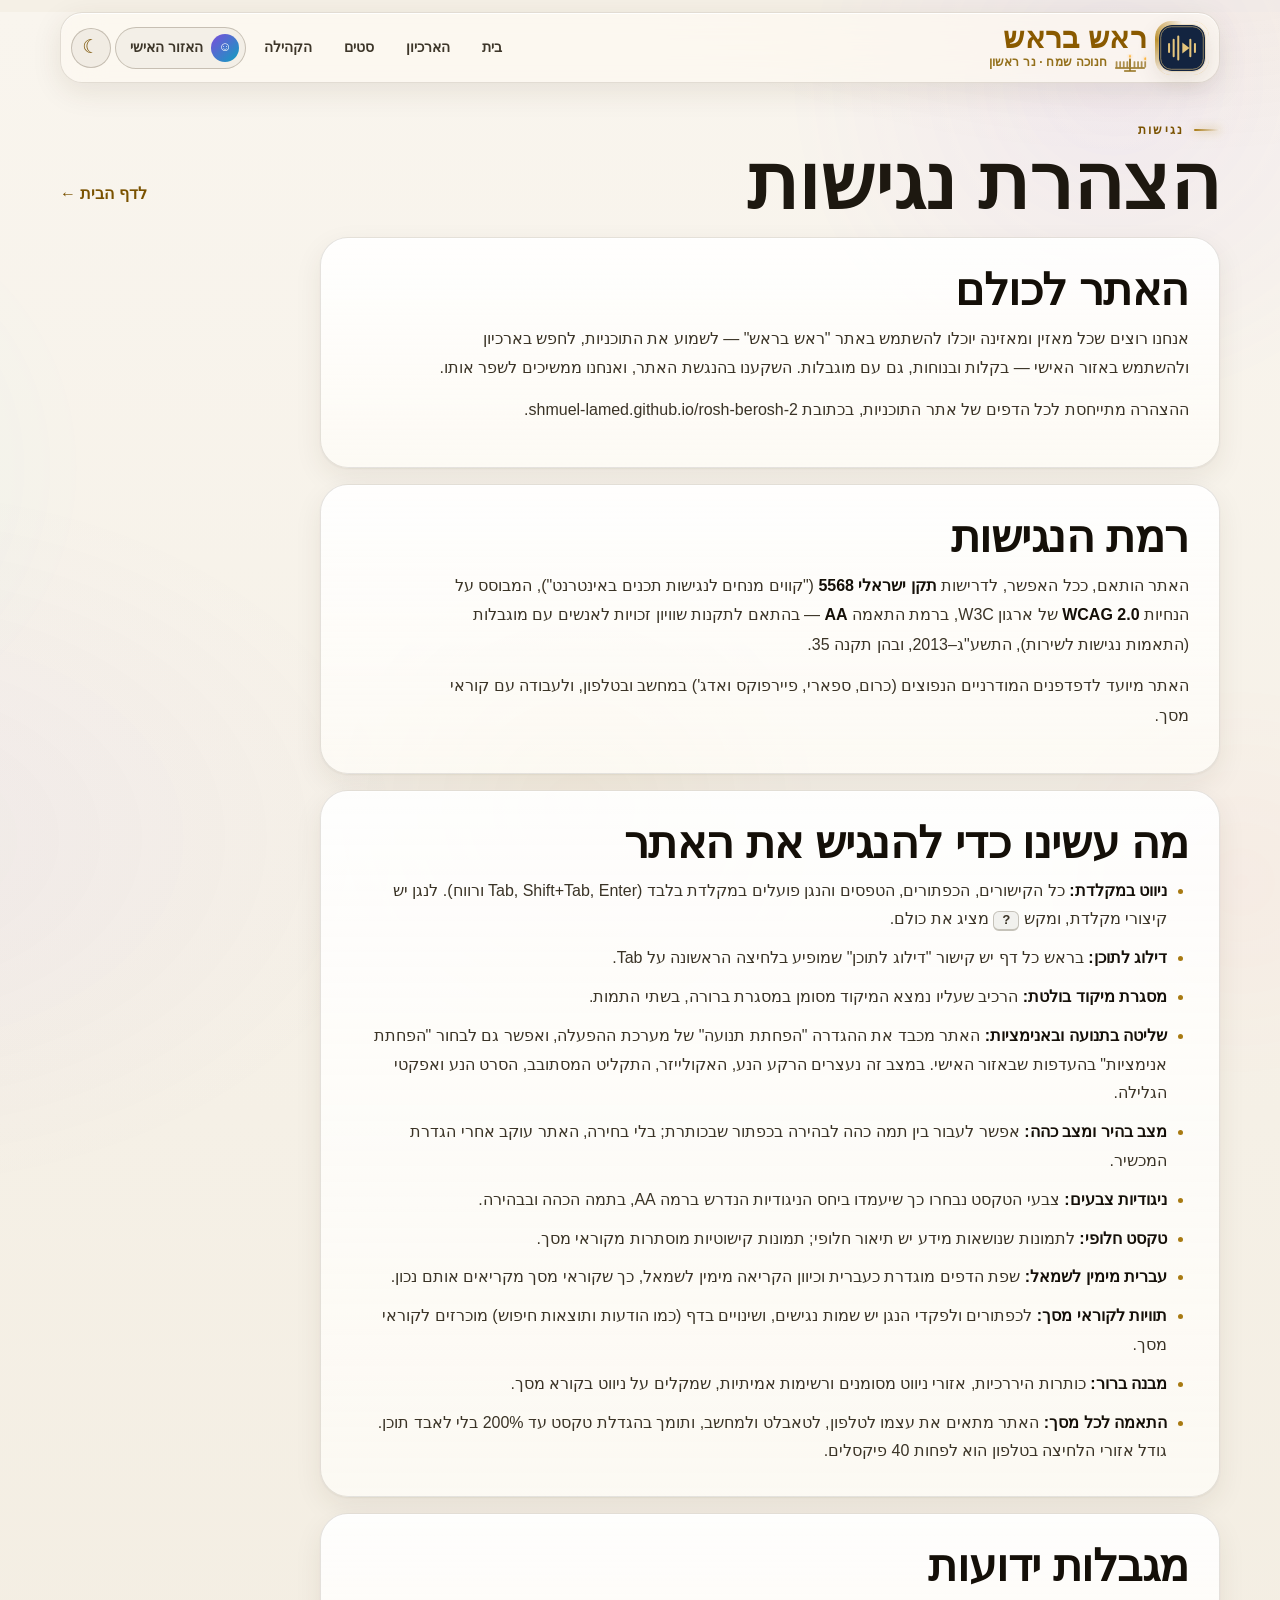
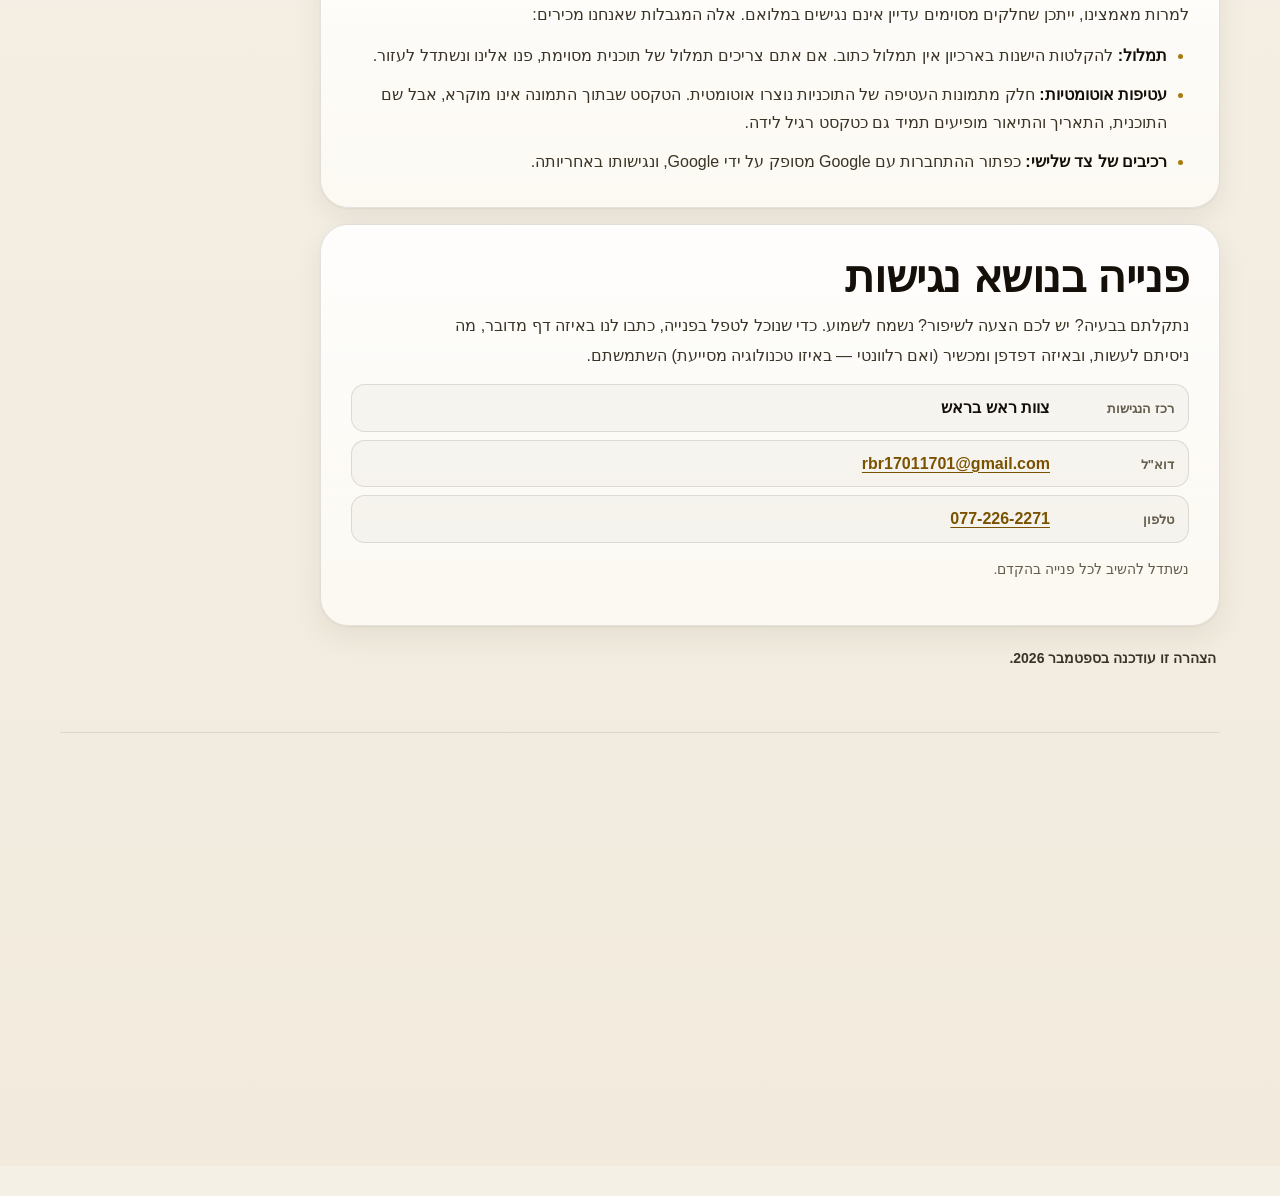
<file: negishut.html>
<!doctype html>
<html lang="he" dir="rtl">
<head>
  <meta charset="utf-8">
  <meta name="viewport" content="width=device-width, initial-scale=1, viewport-fit=cover">
  <meta http-equiv="Content-Security-Policy" content="default-src 'self'; script-src 'self' https://accounts.google.com/gsi/client; style-src 'self' 'unsafe-inline' https://fonts.googleapis.com https://accounts.google.com/gsi/style; font-src 'self' https://fonts.gstatic.com; img-src 'self' data: blob: https:; media-src 'self' blob: https:; connect-src 'self' https://rosh-berosh.smwlyqswkwt232.workers.dev https://accounts.google.com https://fonts.googleapis.com https://fonts.gstatic.com; frame-src https://accounts.google.com; worker-src 'self'; base-uri 'self'; form-action 'self'; object-src 'none'">
  <title>הצהרת נגישות — ראש בראש</title>
  <meta name="description" content="הצהרת הנגישות של אתר ראש בראש: רמת ההתאמה, מה נעשה כדי להנגיש את האתר, מגבלות ידועות ופרטי הפנייה בנושאי נגישות.">
  <meta name="theme-color" content="#06080f">
  <link rel="icon" href="assets/img/medallion.svg" type="image/svg+xml">
  <link rel="apple-touch-icon" href="assets/img/apple-touch-icon.png">
  <link rel="manifest" href="manifest.webmanifest">
  <script src="assets/js/theme.js"></script>
  <script src="assets/js/app-update.js" defer></script>
  <link rel="preconnect" href="https://fonts.googleapis.com">
  <link rel="preconnect" href="https://fonts.gstatic.com" crossorigin>
  <link rel="preconnect" href="https://rosh-berosh.smwlyqswkwt232.workers.dev" crossorigin>
  <link rel="stylesheet" href="https://fonts.googleapis.com/css2?family=Heebo:wght@400;600;700;800;900&family=Karantina:wght@400;700&display=swap">
  <link rel="stylesheet" href="assets/css/rosh.css">
  <link rel="stylesheet" href="assets/css/features.css">
</head>
<body data-page="negishut">
  <a class="skip-link" href="#main">דילוג לתוכן</a>
  <div class="shell">
    <div id="site-header"></div>
    <main id="main">
      <div class="grid-head" style="margin:30px 0 20px"><div><p class="kicker">נגישות</p><h1 class="page-title">הצהרת נגישות</h1></div><a href="index.html">לדף הבית ←</a></div>

      <div class="statement">
        <section class="card" aria-labelledby="a11y-intro">
          <div class="card-body">
            <h2 id="a11y-intro">האתר לכולם</h2>
            <p>אנחנו רוצים שכל מאזין ומאזינה יוכלו להשתמש באתר "ראש בראש" — לשמוע את התוכניות, לחפש בארכיון ולהשתמש באזור האישי — בקלות ובנוחות, גם עם מוגבלות. השקענו בהנגשת האתר, ואנחנו ממשיכים לשפר אותו.</p>
            <p>ההצהרה מתייחסת לכל הדפים של אתר התוכניות, בכתובת <span class="ltr-inline">shmuel-lamed.github.io/rosh-berosh-2</span>.</p>
          </div>
        </section>

        <section class="card" aria-labelledby="a11y-level">
          <div class="card-body">
            <h2 id="a11y-level">רמת הנגישות</h2>
            <p>האתר הותאם, ככל האפשר, לדרישות <b>תקן ישראלי 5568</b> ("קווים מנחים לנגישות תכנים באינטרנט"), המבוסס על הנחיות <b>WCAG 2.0</b> של ארגון W3C, ברמת התאמה <b>AA</b> — בהתאם לתקנות שוויון זכויות לאנשים עם מוגבלות (התאמות נגישות לשירות), התשע"ג–2013, ובהן תקנה 35.</p>
            <p>האתר מיועד לדפדפנים המודרניים הנפוצים (כרום, ספארי, פיירפוקס ואדג') במחשב ובטלפון, ולעבודה עם קוראי מסך.</p>
          </div>
        </section>

        <section class="card" aria-labelledby="a11y-done">
          <div class="card-body">
            <h2 id="a11y-done">מה עשינו כדי להנגיש את האתר</h2>
            <ul class="statement-list">
              <li><b>ניווט במקלדת:</b> כל הקישורים, הכפתורים, הטפסים והנגן פועלים במקלדת בלבד (Tab, Shift+Tab, Enter ורווח). לנגן יש קיצורי מקלדת, ומקש <kbd>?</kbd> מציג את כולם.</li>
              <li><b>דילוג לתוכן:</b> בראש כל דף יש קישור "דילוג לתוכן" שמופיע בלחיצה הראשונה על Tab.</li>
              <li><b>מסגרת מיקוד בולטת:</b> הרכיב שעליו נמצא המיקוד מסומן במסגרת ברורה, בשתי התמות.</li>
              <li><b>שליטה בתנועה ובאנימציות:</b> האתר מכבד את ההגדרה "הפחתת תנועה" של מערכת ההפעלה, ואפשר גם לבחור "הפחתת אנימציות" בהעדפות שבאזור האישי. במצב זה נעצרים הרקע הנע, האקולייזר, התקליט המסתובב, הסרט הנע ואפקטי הגלילה.</li>
              <li><b>מצב בהיר ומצב כהה:</b> אפשר לעבור בין תמה כהה לבהירה בכפתור שבכותרת; בלי בחירה, האתר עוקב אחרי הגדרת המכשיר.</li>
              <li><b>ניגודיות צבעים:</b> צבעי הטקסט נבחרו כך שיעמדו ביחס הניגודיות הנדרש ברמה AA, בתמה הכהה ובבהירה.</li>
              <li><b>טקסט חלופי:</b> לתמונות שנושאות מידע יש תיאור חלופי; תמונות קישוטיות מוסתרות מקוראי מסך.</li>
              <li><b>עברית מימין לשמאל:</b> שפת הדפים מוגדרת כעברית וכיוון הקריאה מימין לשמאל, כך שקוראי מסך מקריאים אותם נכון.</li>
              <li><b>תוויות לקוראי מסך:</b> לכפתורים ולפקדי הנגן יש שמות נגישים, ושינויים בדף (כמו הודעות ותוצאות חיפוש) מוכרזים לקוראי מסך.</li>
              <li><b>מבנה ברור:</b> כותרות היררכיות, אזורי ניווט מסומנים ורשימות אמיתיות, שמקלים על ניווט בקורא מסך.</li>
              <li><b>התאמה לכל מסך:</b> האתר מתאים את עצמו לטלפון, לטאבלט ולמחשב, ותומך בהגדלת טקסט עד 200% בלי לאבד תוכן. גודל אזורי הלחיצה בטלפון הוא לפחות 40 פיקסלים.</li>
            </ul>
          </div>
        </section>

        <section class="card" aria-labelledby="a11y-limits">
          <div class="card-body">
            <h2 id="a11y-limits">מגבלות ידועות</h2>
            <p>למרות מאמצינו, ייתכן שחלקים מסוימים עדיין אינם נגישים במלואם. אלה המגבלות שאנחנו מכירים:</p>
            <ul class="statement-list">
              <li><b>תמלול:</b> להקלטות הישנות בארכיון אין תמלול כתוב. אם אתם צריכים תמלול של תוכנית מסוימת, פנו אלינו ונשתדל לעזור.</li>
              <li><b>עטיפות אוטומטיות:</b> חלק מתמונות העטיפה של התוכניות נוצרו אוטומטית. הטקסט שבתוך התמונה אינו מוקרא, אבל שם התוכנית, התאריך והתיאור מופיעים תמיד גם כטקסט רגיל לידה.</li>
              <li><b>רכיבים של צד שלישי:</b> כפתור ההתחברות עם Google מסופק על ידי Google, ונגישותו באחריותה.</li>
            </ul>
          </div>
        </section>

        <section class="card" aria-labelledby="a11y-contact">
          <div class="card-body">
            <h2 id="a11y-contact">פנייה בנושא נגישות</h2>
            <p>נתקלתם בבעיה? יש לכם הצעה לשיפור? נשמח לשמוע. כדי שנוכל לטפל בפנייה, כתבו לנו באיזה דף מדובר, מה ניסיתם לעשות, ובאיזה דפדפן ומכשיר (ואם רלוונטי — באיזו טכנולוגיה מסייעת) השתמשתם.</p>
            <dl class="contact-list">
              <div><dt>רכז הנגישות</dt><dd>צוות ראש בראש</dd></div>
              <div><dt>דוא"ל</dt><dd><a href="mailto:rbr17011701@gmail.com" class="ltr-inline">rbr17011701@gmail.com</a></dd></div>
              <div><dt>טלפון</dt><dd><a href="tel:+972772262271" class="ltr-inline">077-226-2271</a></dd></div>
            </dl>
            <p class="muted-note">נשתדל להשיב לכל פנייה בהקדם.</p>
          </div>
        </section>

        <p class="statement-date">הצהרה זו עודכנה בספטמבר 2026.</p>
      </div>
    </main>
    <div id="site-footer"></div>
  </div>

  <script src="assets/js/ui.js"></script>
  <script src="assets/js/store.js"></script>
  <script src="assets/js/player.js"></script>
  <script src="assets/js/extras.js"></script>
  <script src="assets/js/router.js"></script>
  <script src="assets/js/negishut.js"></script>
</body>
</html>
</file>
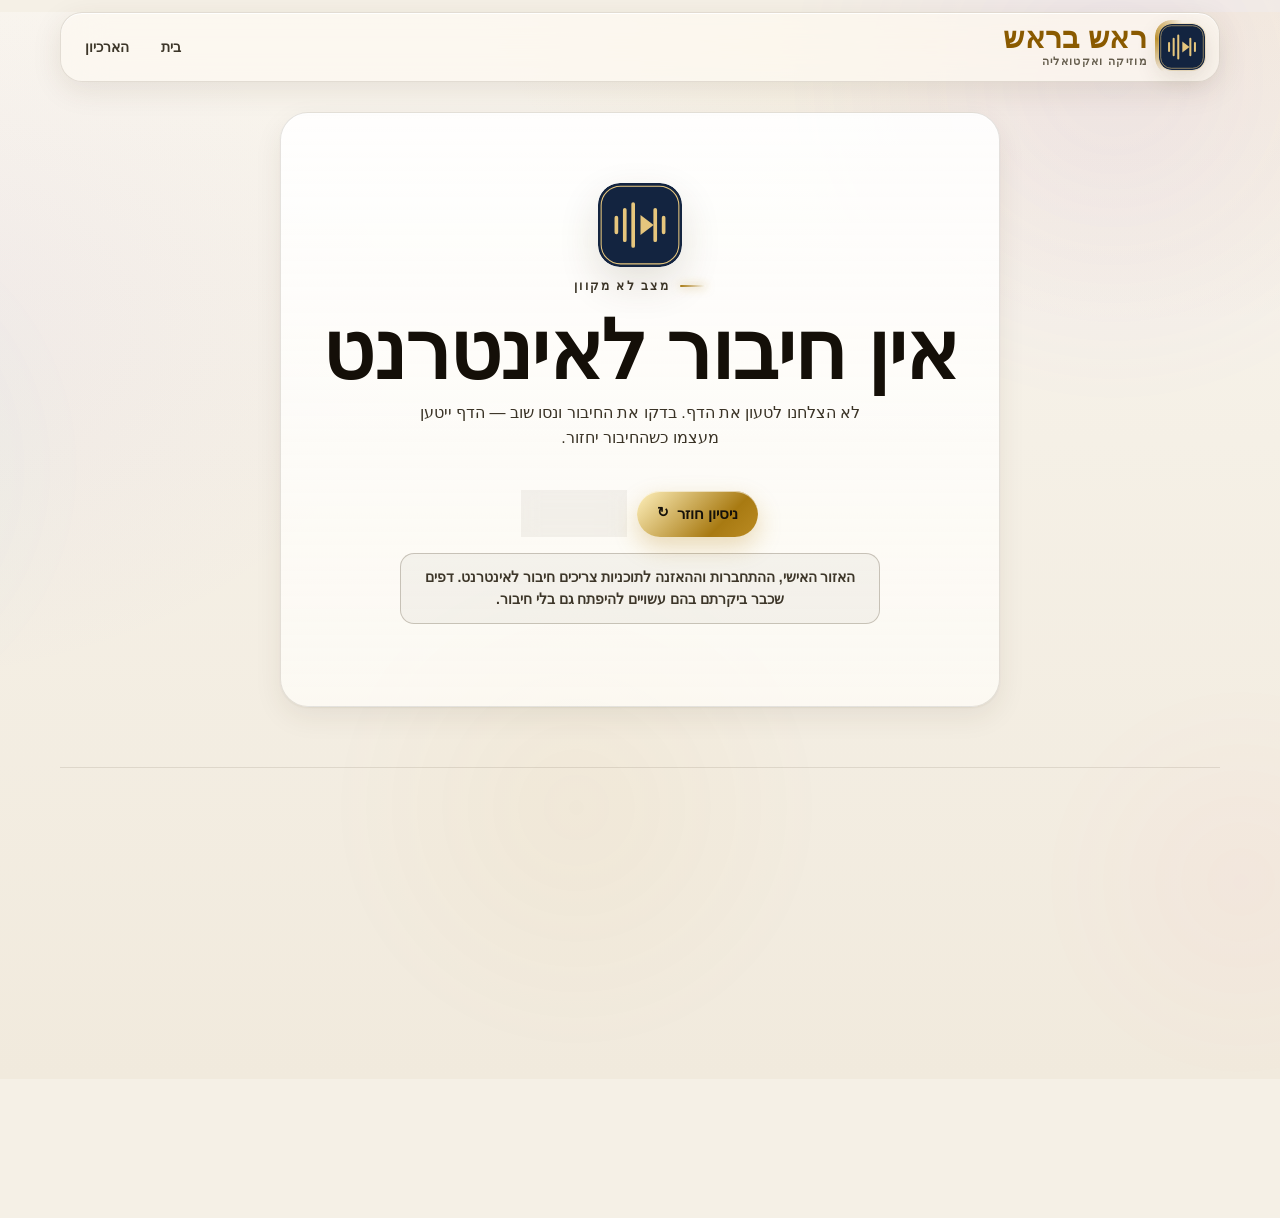
<file: offline.html>
<!doctype html>
<html lang="he" dir="rtl">
<head>
  <meta charset="utf-8">
  <meta name="viewport" content="width=device-width, initial-scale=1, viewport-fit=cover">
  <meta http-equiv="Content-Security-Policy" content="default-src 'self'; script-src 'self' https://accounts.google.com/gsi/client; style-src 'self' 'unsafe-inline' https://fonts.googleapis.com https://accounts.google.com/gsi/style; font-src 'self' https://fonts.gstatic.com; img-src 'self' data: blob: https:; media-src 'self' blob: https:; connect-src 'self' https://rosh-berosh.smwlyqswkwt232.workers.dev https://accounts.google.com https://fonts.googleapis.com https://fonts.gstatic.com; frame-src https://accounts.google.com; worker-src 'self'; base-uri 'self'; form-action 'self'; object-src 'none'">
  <title>אין חיבור — ראש בראש</title>
  <meta name="robots" content="noindex">
  <meta name="theme-color" content="#06080f">
  <link rel="icon" href="assets/img/medallion.svg" type="image/svg+xml">
  <link rel="apple-touch-icon" href="assets/img/apple-touch-icon.png">
  <link rel="manifest" href="manifest.webmanifest">
  <script src="assets/js/theme.js"></script>
  <script src="assets/js/app-update.js" defer></script>
  <link rel="preconnect" href="https://fonts.googleapis.com">
  <link rel="preconnect" href="https://fonts.gstatic.com" crossorigin>
  <link rel="stylesheet" href="https://fonts.googleapis.com/css2?family=Heebo:wght@400;600;700;800;900&family=Karantina:wght@400;700&display=swap">
  <link rel="stylesheet" href="assets/css/rosh.css">
  <link rel="stylesheet" href="assets/css/features.css">
  <style>
    .offline-card { margin: 30px auto 60px; max-width: 720px; }
    .offline-card .state { padding: clamp(40px, 7vw, 70px) 22px; }
    .offline-card h1 { font-family: var(--display); font-weight: 700; font-size: clamp(48px, 8vw, 80px); line-height: .95; color: var(--text-strong); }
    .offline-card p { color: var(--text-2); max-width: 480px; }
    .offline-card .note { margin-top: 6px; padding: 12px 16px; border: 1px solid var(--border-strong); border-radius: 14px; background: rgb(var(--fg-rgb) / .04); color: var(--ink-soft); font-size: 14px; font-weight: 700; }
    .offline-card .actions { justify-content: center; }
    .offline-mark { width: 84px; height: 84px; border-radius: 26%; box-shadow: 0 16px 40px var(--sh-2); }
  </style>
</head>
<body data-page="offline">
  <div class="aurora" aria-hidden="true"><i></i><i></i><i></i><i></i></div>
  <a class="skip-link" href="#main">דילוג לתוכן</a>
  <div class="shell">
    <header class="site-header">
      <a class="brand" href="index.html">
        <span class="logo-ring" aria-hidden="true"></span>
        <img class="logo-mark" src="assets/img/medallion.svg" alt="" width="46" height="46">
        <div><strong>ראש בראש</strong><small>מוזיקה ואקטואליה</small></div>
      </a>
      <nav class="site-nav" aria-label="ניווט ראשי">
        <a href="index.html">בית</a>
        <a href="archive.html">הארכיון</a>
      </nav>
    </header>

    <main id="main">
      <section class="card offline-card" aria-labelledby="offline-title">
        <div class="state">
          <img class="offline-mark" src="assets/img/medallion.svg" alt="" width="84" height="84">
          <p class="kicker">מצב לא מקוון</p>
          <h1 id="offline-title">אין חיבור לאינטרנט</h1>
          <p>לא הצלחנו לטעון את הדף. בדקו את החיבור ונסו שוב — הדף ייטען מעצמו כשהחיבור יחזור.</p>
          <div class="actions">
            <button type="button" class="btn primary" id="retry">ניסיון חוזר <span>↻</span></button>
            <a class="btn" href="index.html">לדף הבית</a>
          </div>
          <p class="note">האזור האישי, ההתחברות וההאזנה לתוכניות צריכים חיבור לאינטרנט. דפים שכבר ביקרתם בהם עשויים להיפתח גם בלי חיבור.</p>
          <p class="visually-hidden" id="offline-status" role="status" aria-live="polite"></p>
        </div>
      </section>
    </main>

    <footer class="site-footer">
      <div class="footer-mark" aria-hidden="true">ראש בראש</div>
      <div class="footer-row"><span>ראש בראש · מוזיקה ואקטואליה</span><nav aria-label="קישורים"><a href="archive.html">הארכיון</a><a href="negishut.html">הצהרת נגישות</a></nav></div>
    </footer>
  </div>

  <script src="assets/js/offline.js"></script>
</body>
</html>
</file>
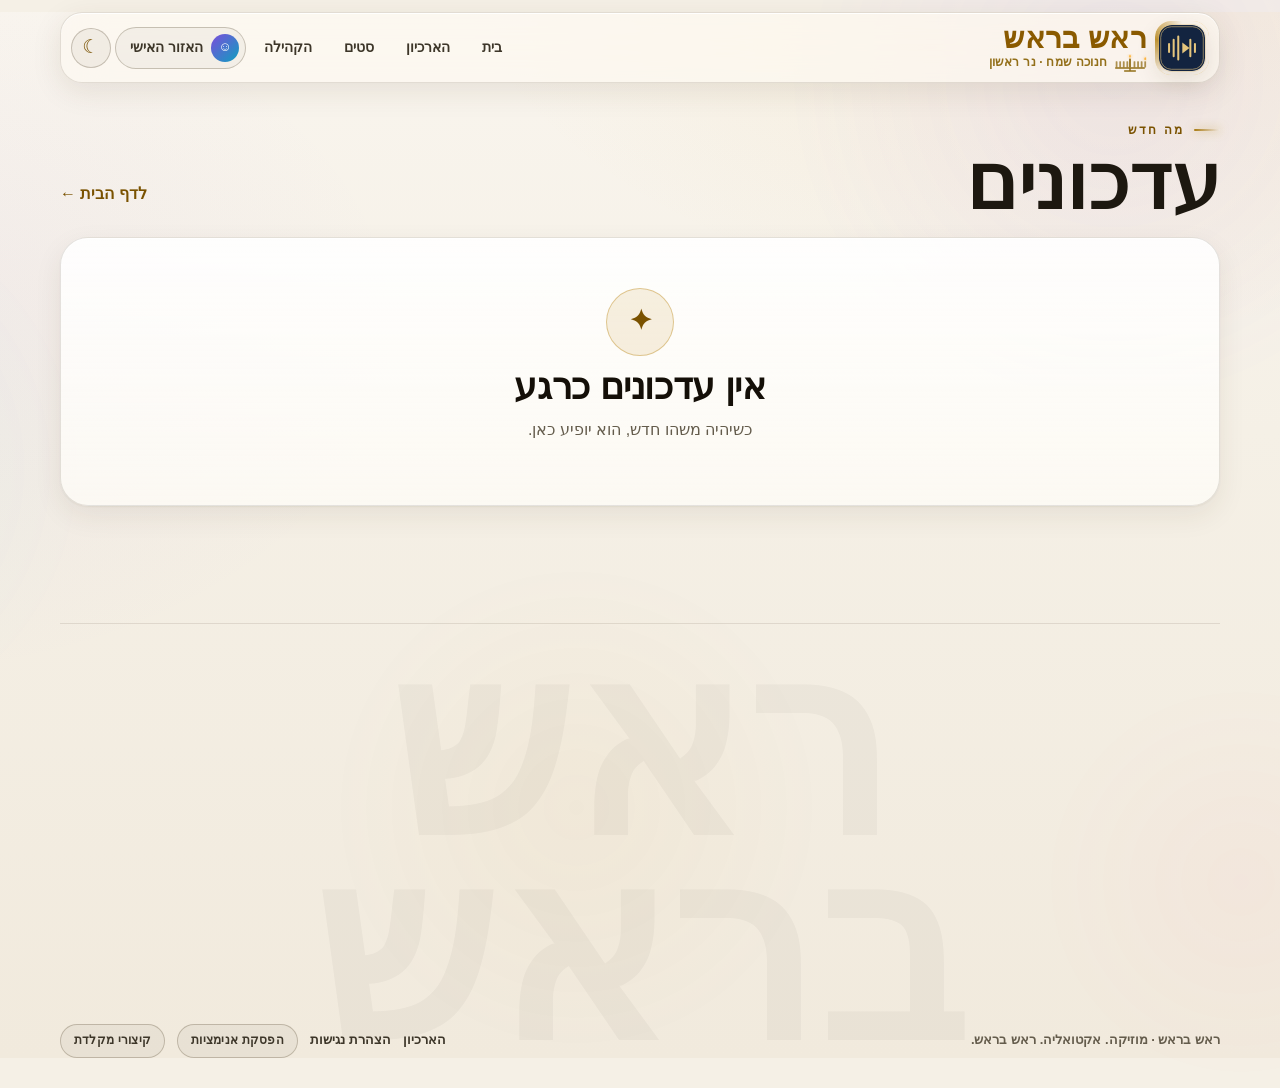
<file: updates.html>
<!doctype html>
<html lang="he" dir="rtl">
<head>
  <meta charset="utf-8">
  <meta name="viewport" content="width=device-width, initial-scale=1, viewport-fit=cover">
  <meta http-equiv="Content-Security-Policy" content="default-src 'self'; script-src 'self' https://accounts.google.com/gsi/client; style-src 'self' 'unsafe-inline' https://fonts.googleapis.com https://accounts.google.com/gsi/style; font-src 'self' https://fonts.gstatic.com; img-src 'self' data: blob: https:; media-src 'self' blob: https:; connect-src 'self' https://rosh-berosh.smwlyqswkwt232.workers.dev https://accounts.google.com https://fonts.googleapis.com https://fonts.gstatic.com; frame-src https://accounts.google.com; worker-src 'self'; base-uri 'self'; form-action 'self'; object-src 'none'">
  <title>עדכונים — ראש בראש</title>
  <meta name="description" content="עדכונים מהתוכנית ראש בראש: מה חדש, מתי התוכנית הבאה ומה קורה מסביב.">
  <meta name="theme-color" content="#06080f">
  <meta property="og:title" content="עדכונים — ראש בראש">
  <meta property="og:description" content="עדכונים מהתוכנית ראש בראש: מה חדש, מתי התוכנית הבאה ומה קורה מסביב.">
  <meta property="og:type" content="website">
  <meta property="og:image" content="https://shmuel-lamed.github.io/rosh-berosh-2/assets/img/og-default.png">
  <meta property="og:image:width" content="1200">
  <meta property="og:image:height" content="630">
  <meta property="og:image:alt" content="ראש בראש — מוזיקה. אקטואליה. ראש בראש.">
  <meta property="og:locale" content="he_IL">
  <meta name="twitter:card" content="summary_large_image">
  <meta name="twitter:image" content="https://shmuel-lamed.github.io/rosh-berosh-2/assets/img/og-default.png">
  <link rel="icon" href="assets/img/medallion.svg" type="image/svg+xml">
  <link rel="apple-touch-icon" href="assets/img/apple-touch-icon.png">
  <link rel="manifest" href="manifest.webmanifest">
  <script src="assets/js/theme.js"></script>
  <script src="assets/js/app-update.js" defer></script>
  <link rel="preconnect" href="https://fonts.googleapis.com">
  <link rel="preconnect" href="https://fonts.gstatic.com" crossorigin>
  <link rel="preconnect" href="https://rosh-berosh.smwlyqswkwt232.workers.dev" crossorigin>
  <link rel="stylesheet" href="https://fonts.googleapis.com/css2?family=Heebo:wght@400;600;700;800;900&family=Karantina:wght@400;700&display=swap">
  <link rel="stylesheet" href="assets/css/rosh.css">
  <link rel="stylesheet" href="assets/css/features.css">
</head>
<body data-page="updates">
  <a class="skip-link" href="#main">דילוג לתוכן</a>
  <div class="shell">
    <div id="site-header"></div>
    <main id="main">
      <div class="grid-head" style="margin:30px 0 20px"><div><p class="kicker">מה חדש</p><h2>עדכונים</h2></div><a href="index.html">לדף הבית ←</a></div>
      <section id="updates" class="update-list" aria-live="polite"></section>
    </main>
    <div id="site-footer"></div>
  </div>

  <script src="assets/js/ui.js"></script>
  <script src="assets/js/store.js"></script>
  <script src="assets/js/player.js"></script>
  <script src="assets/js/extras.js"></script>
  <script src="assets/js/router.js"></script>
  <script src="assets/js/updates.js"></script>
</body>
</html>
</file>
<file: assets/css/rosh.css>
/* ראש בראש — מערכת העיצוב "אולפן לילה".
   רקע חצות עם זוהר נע, זהב חם, טיפוגרפיה ענקית (Karantina) וגוף ברור (Heebo),
   זכוכית כהה לכרטיסים, תקליט מסתובב בנגן, אקולייזר חי, ותנועה שמכבדת
   prefers-reduced-motion. תמה כהה (ברירת המחדל) ותמה בהירה — כל הצבעים שתלויים בתמה הם טוקנים. */

@property --a { syntax: '<angle>'; inherits: false; initial-value: 0deg; }

:root {
  --bg: #06080f;
  --bg-2: #0b1020;
  --panel: rgba(255, 255, 255, .045);
  --panel-2: rgba(255, 255, 255, .075);
  --panel2: rgba(255, 255, 255, .075);
  --panel-solid: #121729;
  --text: #f4f1e8;
  --muted: #a7a3b4;
  --ink-soft: #d9d4c6;
  --gold: #f0c65a;
  --gold-2: #e6c67d;
  --gold-ink: #ffd978;
  --gold-deep: #b8892a;
  --gold-hover: #ffe08a;
  --gold-selected: rgba(240, 198, 90, .12);
  --gold-tint: rgba(240, 198, 90, .16);
  --violet: #8b5cf6;
  --cyan: #38e1ff;
  --pink: #ff5c8a;
  --navy: #1b2a5a;
  --teal: #38e1ff;
  --teal-ink: #9df0ff;
  --teal-bg: rgba(56, 225, 255, .12);
  --teal-border: rgba(56, 225, 255, .35);
  --border: rgba(255, 255, 255, .09);
  --border-soft: rgba(255, 255, 255, .07);
  --border-strong: rgba(255, 255, 255, .18);
  --divider: rgba(255, 255, 255, .08);
  --success: #5ee6b8;
  --success-bg: rgba(94, 230, 184, .12);
  --success-border: rgba(94, 230, 184, .4);
  --error: #ff8f7a;
  --error-bg: rgba(255, 92, 92, .12);
  --error-border: rgba(255, 120, 100, .45);
  --error-solid: #ff6b5c;
  --progress: var(--gold);
  --progress-bg: rgba(255, 255, 255, .1);
  --focus: #38e1ff;

  /* טוקנים שתלויים בתמה (הערכים כאן: כהה; הבהירה למטה) */
  --gold-rgb: 240 198 90;
  --violet-rgb: 139 92 246;
  --fg-rgb: 255 255 255;            /* שכבות־על שקופות: ריחוף, משטחים, קווים */
  --hue-l: 78%;                     /* בהירות לטקסט בגוון של תוכנית/עונה: hsl(var(--h) 90% var(--hue-l)) */
  --hue-bg-l: 40%;                  /* בהירות לרקע בגוון של תוכנית (עיגול המספר בשורות) */
  --hue-tint: .5;                   /* עוצמת הגוון של התוכנית ברקע רצועת הפתיחה בדף התוכנית */
  --text-strong: #fff;
  --text-2: #d5d2e0;
  --banner-ink: #f6efd9;
  --ticker-ink: #e9e6f2;
  --live-ink: #ffd3cc;
  --violet-ink: #d9c9ff;
  --mark-bg: rgba(240, 198, 90, .35);
  --mark-ink: #fff7dc;
  --tip-bg: #fff;
  --tip-ink: #15110a;
  --field-bg: rgba(0, 0, 0, .3);
  --field-bg-focus: rgba(0, 0, 0, .4);
  --kbd-bg: rgba(0, 0, 0, .3);
  --glass: rgba(8, 11, 22, .62);
  --glass-2: rgba(9, 12, 24, .8);
  --glass-3: rgba(14, 18, 34, .92);
  --glass-solid: #0c1020;
  --glass-border: rgba(255, 255, 255, .14);
  --inset-hi: rgba(255, 255, 255, .06);
  --card-bg: linear-gradient(180deg, rgba(255, 255, 255, .06), rgba(255, 255, 255, .025));
  --backdrop: rgba(3, 4, 10, .7);
  --sh-1: rgba(0, 0, 0, .35);
  --sh-2: rgba(0, 0, 0, .5);
  --sh-3: rgba(0, 0, 0, .65);
  --body-bg: radial-gradient(1200px 700px at 90% -10%, rgba(139, 92, 246, .16), transparent 60%),
             radial-gradient(900px 600px at -10% 30%, rgba(56, 225, 255, .08), transparent 60%),
             linear-gradient(180deg, #080b17 0%, #06080f 40%, #05060c 100%);
  --hero-bg: linear-gradient(160deg, rgba(20, 27, 58, .85), rgba(8, 11, 22, .9) 55%, rgba(30, 14, 40, .8));
  --hero-glow: radial-gradient(700px 320px at 15% 0%, rgba(240, 198, 90, .18), transparent 70%), radial-gradient(500px 400px at 90% 100%, rgba(139, 92, 246, .28), transparent 70%);
  --profile-glow: radial-gradient(600px 260px at 10% 0%, rgba(240, 198, 90, .16), transparent 70%), radial-gradient(500px 300px at 95% 100%, rgba(139, 92, 246, .22), transparent 70%);
  --title-grad: linear-gradient(180deg, #fff8e2 0%, #e6c67d 42%, #a8771c 100%);
  --title-glow: linear-gradient(180deg, #fff2c4, #c9962c);
  --title-glow-opacity: .55;
  --aurora-opacity: .75;
  --aurora-blend: screen;
  --grain-opacity: .07;
  --grain-blend: soft-light;
  --spot-opacity: .55;
  --spot-blend: screen;
  --cta-ring-opacity: .8;
  --theme-glyph: "\2600\FE0E";      /* בכהה מוצגת שמש: לחיצה עוברת לבהיר */

  --radius-10: 12px;
  --radius-13: 14px;
  --radius-14: 16px;
  --radius-17: 20px;
  --radius-25: 28px;
  --radius-pill: 999px;

  --shadow-card: 0 10px 30px rgba(0, 0, 0, .35);
  --shadow-card-hover: 0 24px 60px rgba(0, 0, 0, .5), 0 0 0 1px rgba(240, 198, 90, .35), 0 0 40px rgba(240, 198, 90, .18);
  --shadow-panel: 0 30px 80px rgba(0, 0, 0, .55);
  --shadow-dialog: 0 40px 120px rgba(0, 0, 0, .7);
  --shadow-header: 0 10px 40px rgba(0, 0, 0, .35);
  --shadow-button: 0 12px 30px rgba(240, 198, 90, .32);
  --shadow-notice: 0 24px 60px rgba(0, 0, 0, .6);
  --ring-selected: 0 0 0 3px rgba(240, 198, 90, .22);

  --space-10: 10px;
  --space-14: 14px;
  --space-16: 16px;

  --sans: "Heebo", "Segoe UI", Arial, sans-serif;
  --display: "Karantina", "Heebo", Impact, sans-serif;
  --serif: Georgia, "Times New Roman", serif;
  --mono: ui-monospace, Menlo, Consolas, monospace;

  --ease: cubic-bezier(.2, .8, .2, 1);
  --dock-height: 0px;
  color-scheme: dark;
}

/* ---------- תמה בהירה: "אולפן בוקר" — נייר חם, דיו עמוק, זהב כהה שעומד ב־AA ----------
   נבחרת עם data-theme="light" על <html>; בלי המאפיין — לפי prefers-color-scheme.
   שני הבלוקים זהים: לעדכן יחד. */
@media (prefers-color-scheme: light) {
  :root:not([data-theme="dark"]) {
    color-scheme: light;
    --bg: #f5f0e6;
    --bg-2: #ece4d3;
    --panel: rgba(255, 255, 255, .6);
    --panel-2: rgba(255, 255, 255, .82);
    --panel2: rgba(255, 255, 255, .82);
    --panel-solid: #fffcf6;
    --text: #1d1810;
    --text-strong: #140f08;
    --text-2: #3a3326;
    --muted: #645c4c;
    --ink-soft: #3d3629;
    --gold: #a87a12;
    --gold-2: #8a5a00;
    --gold-ink: #7a5200;
    --gold-deep: #7a5410;
    --gold-hover: #c8961f;
    --gold-rgb: 184 134 20;
    --gold-selected: rgba(184, 134, 20, .12);
    --gold-tint: rgba(184, 134, 20, .16);
    --violet: #7c4ddb;
    --violet-rgb: 124 77 219;
    --cyan: #0e9fbf;
    --pink: #d63d6c;
    --teal: #0e9fbf;
    --teal-ink: #0b6479;
    --teal-bg: rgba(14, 159, 191, .1);
    --teal-border: rgba(14, 120, 150, .4);
    --fg-rgb: 40 30 14;
    --hue-l: 38%;
    --hue-bg-l: 86%;
    --hue-tint: .6;
    --border: rgba(60, 44, 18, .13);
    --border-soft: rgba(60, 44, 18, .09);
    --border-strong: rgba(60, 44, 18, .24);
    --divider: rgba(60, 44, 18, .11);
    --success: #0f6e52;
    --success-bg: rgba(15, 140, 100, .1);
    --success-border: rgba(15, 110, 82, .42);
    --error: #b3261e;
    --error-bg: rgba(200, 50, 40, .08);
    --error-border: rgba(179, 38, 30, .42);
    --error-solid: #c8372a;
    --progress-bg: rgba(40, 30, 14, .12);
    --focus: #0a6d8f;
    --banner-ink: #3a2c0c;
    --ticker-ink: #2b2418;
    --live-ink: #9a2a1c;
    --violet-ink: #5b3fc4;
    --mark-bg: rgba(200, 150, 31, .3);
    --mark-ink: #1b1407;
    --tip-bg: #1d1810;
    --tip-ink: #fff;
    --field-bg: #fffdf9;
    --field-bg-focus: #fff;
    --kbd-bg: rgba(40, 30, 14, .06);
    --glass: rgba(252, 249, 242, .74);
    --glass-2: rgba(252, 249, 242, .9);
    --glass-3: rgba(253, 251, 246, .96);
    --glass-solid: #fcf9f2;
    --glass-border: rgba(60, 44, 18, .16);
    --inset-hi: rgba(255, 255, 255, .9);
    --card-bg: linear-gradient(180deg, rgba(255, 255, 255, .9), rgba(255, 253, 248, .72));
    --backdrop: rgba(45, 34, 16, .38);
    --sh-1: rgba(70, 50, 20, .1);
    --sh-2: rgba(70, 50, 20, .14);
    --sh-3: rgba(70, 50, 20, .18);
    --shadow-card: 0 1px 2px rgba(70, 50, 20, .06), 0 10px 28px rgba(70, 50, 20, .08);
    --shadow-card-hover: 0 22px 50px rgba(70, 50, 20, .16), 0 0 0 1px rgba(184, 134, 20, .45), 0 0 36px rgba(200, 150, 31, .16);
    --shadow-panel: 0 24px 60px rgba(70, 50, 20, .12);
    --shadow-dialog: 0 40px 100px rgba(45, 34, 16, .28);
    --shadow-header: 0 8px 30px rgba(70, 50, 20, .1);
    --shadow-button: 0 10px 24px rgba(184, 134, 20, .28);
    --shadow-notice: 0 20px 50px rgba(45, 34, 16, .2);
    --ring-selected: 0 0 0 3px rgba(184, 134, 20, .24);
    --body-bg: radial-gradient(1200px 700px at 90% -10%, rgba(214, 165, 50, .12), transparent 60%),
               radial-gradient(900px 600px at -10% 30%, rgba(124, 77, 219, .05), transparent 60%),
               linear-gradient(180deg, #f9f5ee 0%, #f5f0e6 40%, #f1eadd 100%);
    --hero-bg: linear-gradient(160deg, #fffaf0, #f8f0e0 55%, #f4ebe8);
    --hero-glow: radial-gradient(700px 320px at 15% 0%, rgba(214, 165, 50, .22), transparent 70%), radial-gradient(500px 400px at 90% 100%, rgba(124, 77, 219, .12), transparent 70%);
    --profile-glow: radial-gradient(600px 260px at 10% 0%, rgba(214, 165, 50, .18), transparent 70%), radial-gradient(500px 300px at 95% 100%, rgba(124, 77, 219, .1), transparent 70%);
    --title-grad: linear-gradient(180deg, #b9861f 0%, #8a5a00 48%, #5a3a02 100%);
    --title-glow: linear-gradient(180deg, #f3cf7a, #d9a441);
    --title-glow-opacity: .35;
    --aurora-opacity: .2;
    --aurora-blend: normal;
    --grain-opacity: .05;
    --grain-blend: normal;
    --spot-opacity: .45;
    --spot-blend: multiply;
  --cta-ring-opacity: .4;
    --cta-ring-opacity: .4;
    --theme-glyph: "\263E\FE0E";    /* בבהיר מוצג ירח: לחיצה עוברת לכהה */
  }
}
:root[data-theme="light"] {
  color-scheme: light;
  --bg: #f5f0e6;
  --bg-2: #ece4d3;
  --panel: rgba(255, 255, 255, .6);
  --panel-2: rgba(255, 255, 255, .82);
  --panel2: rgba(255, 255, 255, .82);
  --panel-solid: #fffcf6;
  --text: #1d1810;
  --text-strong: #140f08;
  --text-2: #3a3326;
  --muted: #645c4c;
  --ink-soft: #3d3629;
  --gold: #a87a12;
  --gold-2: #8a5a00;
  --gold-ink: #7a5200;
  --gold-deep: #7a5410;
  --gold-hover: #c8961f;
  --gold-rgb: 184 134 20;
  --gold-selected: rgba(184, 134, 20, .12);
  --gold-tint: rgba(184, 134, 20, .16);
  --violet: #7c4ddb;
  --violet-rgb: 124 77 219;
  --cyan: #0e9fbf;
  --pink: #d63d6c;
  --teal: #0e9fbf;
  --teal-ink: #0b6479;
  --teal-bg: rgba(14, 159, 191, .1);
  --teal-border: rgba(14, 120, 150, .4);
  --fg-rgb: 40 30 14;
  --hue-l: 38%;
  --hue-bg-l: 86%;
  --hue-tint: .6;
  --border: rgba(60, 44, 18, .13);
  --border-soft: rgba(60, 44, 18, .09);
  --border-strong: rgba(60, 44, 18, .24);
  --divider: rgba(60, 44, 18, .11);
  --success: #0f6e52;
  --success-bg: rgba(15, 140, 100, .1);
  --success-border: rgba(15, 110, 82, .42);
  --error: #b3261e;
  --error-bg: rgba(200, 50, 40, .08);
  --error-border: rgba(179, 38, 30, .42);
  --error-solid: #c8372a;
  --progress-bg: rgba(40, 30, 14, .12);
  --focus: #0a6d8f;
  --banner-ink: #3a2c0c;
  --ticker-ink: #2b2418;
  --live-ink: #9a2a1c;
  --violet-ink: #5b3fc4;
  --mark-bg: rgba(200, 150, 31, .3);
  --mark-ink: #1b1407;
  --tip-bg: #1d1810;
  --tip-ink: #fff;
  --field-bg: #fffdf9;
  --field-bg-focus: #fff;
  --kbd-bg: rgba(40, 30, 14, .06);
  --glass: rgba(252, 249, 242, .74);
  --glass-2: rgba(252, 249, 242, .9);
  --glass-3: rgba(253, 251, 246, .96);
  --glass-solid: #fcf9f2;
  --glass-border: rgba(60, 44, 18, .16);
  --inset-hi: rgba(255, 255, 255, .9);
  --card-bg: linear-gradient(180deg, rgba(255, 255, 255, .9), rgba(255, 253, 248, .72));
  --backdrop: rgba(45, 34, 16, .38);
  --sh-1: rgba(70, 50, 20, .1);
  --sh-2: rgba(70, 50, 20, .14);
  --sh-3: rgba(70, 50, 20, .18);
  --shadow-card: 0 1px 2px rgba(70, 50, 20, .06), 0 10px 28px rgba(70, 50, 20, .08);
  --shadow-card-hover: 0 22px 50px rgba(70, 50, 20, .16), 0 0 0 1px rgba(184, 134, 20, .45), 0 0 36px rgba(200, 150, 31, .16);
  --shadow-panel: 0 24px 60px rgba(70, 50, 20, .12);
  --shadow-dialog: 0 40px 100px rgba(45, 34, 16, .28);
  --shadow-header: 0 8px 30px rgba(70, 50, 20, .1);
  --shadow-button: 0 10px 24px rgba(184, 134, 20, .28);
  --shadow-notice: 0 20px 50px rgba(45, 34, 16, .2);
  --ring-selected: 0 0 0 3px rgba(184, 134, 20, .24);
  --body-bg: radial-gradient(1200px 700px at 90% -10%, rgba(214, 165, 50, .12), transparent 60%),
             radial-gradient(900px 600px at -10% 30%, rgba(124, 77, 219, .05), transparent 60%),
             linear-gradient(180deg, #f9f5ee 0%, #f5f0e6 40%, #f1eadd 100%);
  --hero-bg: linear-gradient(160deg, #fffaf0, #f8f0e0 55%, #f4ebe8);
  --hero-glow: radial-gradient(700px 320px at 15% 0%, rgba(214, 165, 50, .22), transparent 70%), radial-gradient(500px 400px at 90% 100%, rgba(124, 77, 219, .12), transparent 70%);
  --profile-glow: radial-gradient(600px 260px at 10% 0%, rgba(214, 165, 50, .18), transparent 70%), radial-gradient(500px 300px at 95% 100%, rgba(124, 77, 219, .1), transparent 70%);
  --title-grad: linear-gradient(180deg, #b9861f 0%, #8a5a00 48%, #5a3a02 100%);
  --title-glow: linear-gradient(180deg, #f3cf7a, #d9a441);
  --title-glow-opacity: .35;
  --aurora-opacity: .2;
  --aurora-blend: normal;
  --grain-opacity: .05;
  --grain-blend: normal;
  --spot-opacity: .45;
  --spot-blend: multiply;
  --theme-glyph: "\263E\FE0E";    /* בבהיר מוצג ירח: לחיצה עוברת לכהה */
}

*, *::before, *::after { box-sizing: border-box; }

html {
  background: var(--bg);
  -webkit-text-size-adjust: 100%;
  scroll-behavior: smooth;
  scroll-padding-top: 96px;
}

body {
  margin: 0;
  min-height: 100vh;
  padding-bottom: var(--dock-height);
  background: var(--body-bg);
  color: var(--text);
  font: 16px/1.6 var(--sans);
  font-weight: 400;
  overflow-x: hidden;
  isolation: isolate;
}

::selection { background: rgb(var(--gold-rgb) / .85); color: #12100a; }

a { color: inherit; text-decoration: none; }
img { max-width: 100%; display: block; }
button { cursor: pointer; }
button, input, select, textarea { font: inherit; color: inherit; }
h1, h2, h3, h4 { margin: 0; font-weight: 900; line-height: 1.15; letter-spacing: -.01em; }
h1 { font-size: clamp(34px, 4.6vw, 56px); }
h2 { font-size: clamp(26px, 3.2vw, 38px); }
h3 { font-size: 20px; }
p { margin: 0 0 12px; }
mark { background: var(--mark-bg); color: var(--mark-ink); border-radius: 4px; padding: 0 2px; }
[hidden] { display: none !important; }
:focus-visible { outline: 2px solid var(--focus); outline-offset: 3px; border-radius: 6px; }

.visually-hidden {
  position: absolute !important; width: 1px; height: 1px; margin: -1px; padding: 0; overflow: hidden;
  clip: rect(0 0 0 0); white-space: nowrap; border: 0;
}
.skip-link {
  position: absolute; top: -60px; inset-inline-start: 16px; z-index: 100;
  padding: 10px 16px; border-radius: 10px; background: var(--gold); color: #12100a; font-weight: 900;
}
.skip-link:focus { top: 12px; }

/* ---------- שכבות רקע: זוהר צפוני נע + גרעיניות ---------- */

.aurora { position: fixed; inset: -20%; z-index: -2; pointer-events: none; overflow: hidden; }
.aurora i {
  position: absolute; display: block; border-radius: 50%; will-change: transform; opacity: var(--aurora-opacity);
  mix-blend-mode: var(--aurora-blend); filter: saturate(1.2);
}
.aurora i:nth-child(1) { width: 60vmax; height: 60vmax; left: 55%; top: -10%; background: radial-gradient(circle at 50% 50%, rgba(139, 92, 246, .35), rgba(139, 92, 246, 0) 62%); animation: drift1 28s ease-in-out infinite alternate; }
.aurora i:nth-child(2) { width: 52vmax; height: 52vmax; left: -15%; top: 25%; background: radial-gradient(circle at 50% 50%, rgba(56, 225, 255, .22), rgba(56, 225, 255, 0) 62%); animation: drift2 34s ease-in-out infinite alternate; }
.aurora i:nth-child(3) { width: 46vmax; height: 46vmax; left: 30%; top: 55%; background: radial-gradient(circle at 50% 50%, rgb(var(--gold-rgb) / .2), rgb(var(--gold-rgb) / 0) 62%); animation: drift3 40s ease-in-out infinite alternate; }
.aurora i:nth-child(4) { width: 38vmax; height: 38vmax; left: 70%; top: 65%; background: radial-gradient(circle at 50% 50%, rgba(255, 92, 138, .16), rgba(255, 92, 138, 0) 62%); animation: drift1 46s ease-in-out infinite alternate-reverse; }
@keyframes drift1 { from { transform: translate3d(0, 0, 0) scale(1); } to { transform: translate3d(-12vw, 14vh, 0) scale(1.18); } }
@keyframes drift2 { from { transform: translate3d(0, 0, 0) scale(1.1); } to { transform: translate3d(16vw, -10vh, 0) scale(.9); } }
@keyframes drift3 { from { transform: translate3d(0, 0, 0) scale(.95); } to { transform: translate3d(-10vw, -16vh, 0) scale(1.2); } }

.grain {
  position: fixed; inset: 0; z-index: -1; pointer-events: none; opacity: var(--grain-opacity); mix-blend-mode: var(--grain-blend);
  background-image: url("data:image/svg+xml;utf8,<svg xmlns='http://www.w3.org/2000/svg' width='220' height='220'><filter id='n'><feTurbulence type='fractalNoise' baseFrequency='.9' numOctaves='2' stitchTiles='stitch'/><feColorMatrix values='0 0 0 0 1 0 0 0 0 1 0 0 0 0 1 0 0 0 .6 0'/></filter><rect width='100%' height='100%' filter='url(%23n)'/></svg>");
  background-size: 220px 220px;
}

.spot {
  position: fixed; inset: 0; z-index: 0; pointer-events: none; mix-blend-mode: var(--spot-blend); opacity: var(--spot-opacity);
  background: radial-gradient(420px circle at var(--mx, -999px) var(--my, -999px), rgb(var(--gold-rgb) / .14), rgba(139, 92, 246, .06) 40%, transparent 70%);
  transition: opacity .4s;
}

/* ---------- מעטפת ---------- */

.shell { width: min(1240px, 100%); margin: 0 auto; padding: 0 clamp(16px, 4vw, 40px); position: relative; z-index: 1; }
main { display: block; min-height: 50vh; }
section[id] { scroll-margin-top: 110px; }

/* ---------- כותרת האתר ---------- */

.site-header {
  position: sticky; top: 12px; z-index: 40;
  display: flex; align-items: center; justify-content: space-between; gap: 14px;
  margin: 12px 0 10px; padding: 10px 14px 10px 10px;
  border: 1px solid var(--border); border-radius: 22px;
  background: var(--glass);
  -webkit-backdrop-filter: blur(20px) saturate(1.4); backdrop-filter: blur(20px) saturate(1.4);
  box-shadow: var(--shadow-header), inset 0 1px 0 var(--inset-hi);
  transition: padding .35s var(--ease), border-color .35s, background .35s;
}
body.scrolled .site-header { padding: 6px 12px 6px 8px; border-color: var(--border-strong); background: var(--glass-2); }
.brand { display: flex; align-items: center; gap: 12px; position: relative; padding-inline-end: 6px; }
.brand .logo-ring {
  position: absolute; inset-inline-start: -4px; top: 50%; width: 54px; height: 54px; margin-top: -27px; border-radius: 16px;
  background: conic-gradient(from var(--a), transparent 0 60%, rgb(var(--gold-rgb) / .95) 80%, transparent 100%);
  animation: spin-a 5s linear infinite; opacity: .9; z-index: 0;
  -webkit-mask: radial-gradient(circle, transparent 0, transparent 22px, #000 23px); mask: radial-gradient(circle, transparent 0, transparent 22px, #000 23px);
}
.brand .logo-mark { position: relative; z-index: 1; width: 46px; height: 46px; border-radius: 13px; box-shadow: 0 8px 24px var(--sh-2), 0 0 0 1px rgba(230, 198, 125, .35); transition: transform .5s var(--ease); }
.brand:hover .logo-mark { transform: rotate(-8deg) scale(1.06); }
.brand strong { display: block; font-family: var(--display); font-weight: 700; font-size: 30px; line-height: 1; letter-spacing: .01em; color: var(--gold-2); }
.brand small { display: block; font-size: 11px; font-weight: 700; color: var(--muted); letter-spacing: .12em; }
.site-nav { display: flex; align-items: center; gap: 4px; flex-wrap: wrap; }
.site-nav a, .site-nav button {
  display: inline-flex; align-items: center; min-height: 40px; padding: 6px 14px; border-radius: 12px;
  background: transparent; border: 0; color: var(--ink-soft); font-size: 14px; font-weight: 700; position: relative;
  transition: color .2s, background .2s;
}
.site-nav a:hover { color: var(--text-strong); background: rgb(var(--fg-rgb) / .07); }
.site-nav a[aria-current="page"] { color: var(--gold-ink); background: var(--gold-selected); }
.site-nav a[aria-current="page"]::after { content: ""; position: absolute; inset-inline: 14px; bottom: 5px; height: 2px; border-radius: 2px; background: var(--gold); box-shadow: 0 0 12px var(--gold); }
.site-nav .admin-link { color: var(--muted); font-size: 12px; opacity: .8; }

/* ---------- טקסט תצוגה ---------- */

.kicker {
  display: inline-flex; align-items: center; gap: 10px; margin: 0 0 8px;
  font-size: 12px; font-weight: 800; letter-spacing: .18em; text-transform: uppercase; color: var(--gold-ink);
}
.kicker::before { content: ""; width: 26px; height: 2px; border-radius: 2px; background: linear-gradient(90deg, var(--gold), transparent); box-shadow: 0 0 10px rgb(var(--gold-rgb) / .6); }
.display { font-family: var(--display); font-weight: 700; letter-spacing: .005em; line-height: .92; }
.grad-text { background: var(--title-grad); -webkit-background-clip: text; background-clip: text; color: transparent; -webkit-text-fill-color: transparent; }

/* ---------- גיבור ---------- */

.hero {
  position: relative; margin: 18px 0 30px; padding: clamp(28px, 6vw, 72px) clamp(20px, 5vw, 64px) clamp(60px, 8vw, 96px);
  border: 1px solid var(--border); border-radius: 36px; overflow: hidden;
  background: var(--hero-bg);
  box-shadow: var(--shadow-panel), inset 0 1px 0 var(--inset-hi);
  display: grid; grid-template-columns: minmax(0, 1.35fr) minmax(220px, .65fr); gap: clamp(16px, 4vw, 48px); align-items: center;
}
.hero::before {
  content: ""; position: absolute; inset: -1px; pointer-events: none;
  background: var(--hero-glow);
}
.hero-copy { position: relative; z-index: 2; min-width: 0; }
.hero .kicker { font-size: 13px; }
.hero .kicker span { padding: 0; }
.parade-title { margin: 6px 0 4px; }
.hero-title, .parade-title .hero-line1 {
  display: block; position: relative; font-family: var(--display); font-weight: 700; line-height: .86; letter-spacing: .005em;
  font-size: clamp(88px, 17vw, 236px);
  background: var(--title-grad);
  -webkit-background-clip: text; background-clip: text; color: transparent; -webkit-text-fill-color: transparent;
  padding: 0; text-shadow: none;
}
.hero-title::after {
  content: attr(data-text); position: absolute; inset: 0; z-index: -1; pointer-events: none;
  background: var(--title-glow); -webkit-background-clip: text; background-clip: text; color: transparent; -webkit-text-fill-color: transparent;
  filter: blur(22px); opacity: var(--title-glow-opacity);
}
.hero .lead { color: var(--text-2); margin: 14px 0 0; max-width: 620px; font-size: clamp(16px, 1.6vw, 20px); line-height: 1.7; }
.hero-actions { margin-top: 26px; display: flex; flex-wrap: wrap; gap: 12px; align-items: center; }
.hero-live {
  display: inline-flex; align-items: center; gap: 10px; margin: 0 0 14px; padding: 6px 14px 6px 8px; max-width: 100%;
  white-space: nowrap; overflow: hidden; text-overflow: ellipsis;
  border: 1px solid rgba(255, 92, 92, .35); border-radius: 999px; background: rgba(255, 92, 92, .1);
  color: var(--live-ink); font-size: 12px; font-weight: 800; letter-spacing: .08em;
}
.hero-live i { width: 10px; height: 10px; border-radius: 50%; background: #ff5c5c; box-shadow: 0 0 0 0 rgba(255, 92, 92, .7); animation: pulse-dot 1.6s ease-out infinite; }
.hero-live b { color: var(--text-strong); font-weight: 900; overflow: hidden; text-overflow: ellipsis; }
@keyframes pulse-dot { 0% { box-shadow: 0 0 0 0 rgba(255, 92, 92, .7); } 70% { box-shadow: 0 0 0 12px rgba(255, 92, 92, 0); } 100% { box-shadow: 0 0 0 0 rgba(255, 92, 92, 0); } }

.hero-visual { position: relative; z-index: 1; display: grid; place-items: center; min-height: 260px; }
.hero-logo {
  width: clamp(150px, 20vw, 250px); height: auto; float: none; margin: 0; position: relative; z-index: 2;
  border-radius: 26%; filter: drop-shadow(0 30px 50px var(--sh-3)) drop-shadow(0 0 40px rgba(230, 198, 125, .25));
  animation: float 7s ease-in-out infinite;
}
@keyframes float { 0%, 100% { transform: translateY(0) rotate(-3deg); } 50% { transform: translateY(-16px) rotate(3deg); } }
.hero-orbit {
  position: absolute; width: clamp(240px, 32vw, 400px); aspect-ratio: 1; border-radius: 50%;
  background: conic-gradient(from var(--a), transparent 0 55%, rgb(var(--gold-rgb) / .9) 72%, rgba(56, 225, 255, .8) 84%, transparent 100%);
  -webkit-mask: radial-gradient(circle, transparent 0, transparent calc(50% - 2px), #000 calc(50% - 1px)); mask: radial-gradient(circle, transparent 0, transparent calc(50% - 2px), #000 calc(50% - 1px));
  animation: spin-a 9s linear infinite; opacity: .9; z-index: 1;
}
.hero-orbit.two { width: clamp(300px, 40vw, 520px); animation-duration: 16s; animation-direction: reverse; opacity: .5; }
@keyframes spin-a { to { --a: 360deg; } }

/* אקולייזר חי */
.eq { display: flex; align-items: flex-end; gap: 3px; height: 64px; }
.eq i { flex: 1; min-width: 3px; height: var(--hh, 40%); border-radius: 3px 3px 0 0; background: linear-gradient(180deg, var(--gold) 0%, rgb(var(--gold-rgb) / .25) 100%); transform-origin: bottom; animation: eq var(--p, 1s) ease-in-out var(--d, 0s) infinite alternate; opacity: .65; }
@keyframes eq { from { transform: scaleY(.25); } to { transform: scaleY(1); } }
.hero-eq { position: absolute; inset-inline: 0; bottom: 0; height: 90px; padding: 0 clamp(16px, 3vw, 40px); display: flex; align-items: flex-end; gap: 4px; opacity: .5; -webkit-mask: linear-gradient(90deg, transparent, #000 12%, #000 88%, transparent); mask: linear-gradient(90deg, transparent, #000 12%, #000 88%, transparent); pointer-events: none; z-index: 0; }
.hero-eq i { flex: 1; height: var(--hh, 40%); border-radius: 4px 4px 0 0; background: linear-gradient(180deg, var(--gold), rgba(139, 92, 246, .35)); transform-origin: bottom; animation: eq var(--p, 1s) ease-in-out var(--d, 0s) infinite alternate; }
body.is-playing .hero-eq { opacity: .95; }
body:not(.is-playing) .hero-eq i { animation-duration: calc(var(--p, 1s) * 2.4); }

/* סרט נע */
.ticker {
  position: relative; margin: -10px 0 30px; padding: 10px 0; overflow: hidden; white-space: nowrap;
  border-block: 1px solid var(--border); background: rgb(var(--fg-rgb) / .025);
  -webkit-mask: linear-gradient(90deg, transparent, #000 8%, #000 92%, transparent); mask: linear-gradient(90deg, transparent, #000 8%, #000 92%, transparent);
}
.ticker-track { display: inline-flex; gap: 0; animation: ticker 70s linear infinite; will-change: transform; }
.ticker:hover .ticker-track { animation-play-state: paused; }
.ticker a { display: inline-flex; align-items: center; gap: 12px; padding: 0 18px; font-family: var(--display); font-size: 30px; line-height: 1; color: var(--ticker-ink); letter-spacing: .01em; transition: color .2s; }
.ticker a:hover { color: var(--gold-ink); }
.ticker a b { font-weight: 700; }
.ticker a small { font-family: var(--sans); font-size: 11px; font-weight: 800; letter-spacing: .12em; color: var(--gold-ink); padding: 3px 8px; border: 1px solid rgb(var(--gold-rgb) / .35); border-radius: 999px; }
.ticker a::after { content: "✦"; color: var(--gold); margin-inline-start: 18px; font-size: 14px; opacity: .8; }
@keyframes ticker { from { transform: translateX(0); } to { transform: translateX(50%); } }

/* ---------- כפתורים ---------- */

.btn {
  display: inline-flex; align-items: center; justify-content: center; gap: 8px;
  min-height: 46px; padding: 10px 20px;
  border: 1px solid var(--border-strong); border-radius: 999px;
  background: rgb(var(--fg-rgb) / .05); color: var(--text-strong);
  font-size: 15px; font-weight: 800; line-height: 1.2; white-space: nowrap;
  transition: transform .25s var(--ease), background .2s, border-color .2s, box-shadow .25s, color .2s;
  -webkit-backdrop-filter: blur(8px); backdrop-filter: blur(8px);
}
.btn:hover { background: rgb(var(--fg-rgb) / .1); border-color: rgb(var(--fg-rgb) / .3); transform: translateY(-2px); }
.btn:active { transform: translateY(0) scale(.98); }
.btn[disabled], .btn[aria-disabled="true"] { opacity: .5; pointer-events: none; }
.btn span { font-size: .9em; }
.btn.primary, .btn.gold {
  position: relative; border: 0; color: #15110a;
  background: linear-gradient(135deg, #fff1bd 0%, var(--gold) 35%, #d4a23a 70%, #f5d47a 100%);
  background-size: 200% 200%; box-shadow: var(--shadow-button), inset 0 1px 0 rgba(255, 255, 255, .6);
  animation: sheen 6s ease-in-out infinite;
}
.btn.primary:hover, .btn.gold:hover { box-shadow: 0 16px 40px rgb(var(--gold-rgb) / .45), inset 0 1px 0 rgba(255, 255, 255, .7); transform: translateY(-3px); }
@keyframes sheen { 0%, 100% { background-position: 0% 50%; } 50% { background-position: 100% 50%; } }
.btn.xl { min-height: 60px; padding: 14px 30px; font-size: 18px; }
.btn.xl.primary::before {
  content: ""; position: absolute; inset: -4px; border-radius: inherit; z-index: -1;
  background: conic-gradient(from var(--a), transparent 0 55%, rgba(255, 255, 255, .9) 70%, var(--cyan) 80%, transparent 100%);
  animation: spin-a 3.5s linear infinite; opacity: var(--cta-ring-opacity); filter: blur(2px);
}
.btn.small { min-height: 36px; padding: 6px 14px; font-size: 13px; }
.btn.danger { border-color: var(--error-border); color: var(--error); background: var(--error-bg); }
.btn.ghost { background: transparent; border-color: transparent; }
.btn.ghost:hover { background: rgb(var(--fg-rgb) / .07); }

.icon-btn {
  display: inline-grid; place-items: center; width: 40px; height: 40px; padding: 0;
  border: 1px solid var(--border-strong); border-radius: 50%; background: rgb(var(--fg-rgb) / .05); color: var(--text-strong);
  font-size: 14px; font-weight: 900; line-height: 1;
  transition: transform .2s var(--ease), background .2s, border-color .2s, box-shadow .2s;
}
.icon-btn:hover { background: rgb(var(--fg-rgb) / .12); transform: translateY(-1px); }
.icon-btn.gold { border-color: rgb(var(--gold-rgb) / .5); color: var(--gold-ink); background: var(--gold-selected); }
.icon-btn.solid { border: 0; background: linear-gradient(135deg, #fff1bd, var(--gold) 40%, #d4a23a); color: #15110a; box-shadow: var(--shadow-button); }
.icon-btn.solid:hover { box-shadow: 0 14px 34px rgb(var(--gold-rgb) / .45); }

.chip {
  display: inline-flex; align-items: center; gap: 6px; min-height: 34px; padding: 6px 13px;
  border: 1px solid var(--border-strong); border-radius: 999px; background: rgb(var(--fg-rgb) / .04);
  color: var(--ink-soft); font-size: 12px; font-weight: 800; letter-spacing: .02em;
  transition: background .2s, border-color .2s, color .2s, transform .2s, box-shadow .2s;
}
.chip:hover { background: rgb(var(--fg-rgb) / .1); color: var(--text-strong); transform: translateY(-1px); }
.chip[aria-pressed="true"] { background: var(--gold); border-color: var(--gold); color: #15110a; box-shadow: 0 0 22px rgb(var(--gold-rgb) / .45); }
.chip[data-season][style] { --c: hsl(var(--h) 90% 66%); }
.chip[data-season][style]::before { content: ""; width: 8px; height: 8px; border-radius: 50%; background: var(--c); box-shadow: 0 0 10px var(--c); }
.chip[data-season][style][aria-pressed="true"] { background: hsl(var(--h) 80% 60%); border-color: hsl(var(--h) 80% 60%); box-shadow: 0 0 24px hsl(var(--h) 80% 60% / .55); color: #0b0d14; }
.chip[data-season][style][aria-pressed="true"]::before { background: #0b0d14; box-shadow: none; }

.pill {
  display: inline-flex; align-items: center; gap: 6px; padding: 5px 12px;
  border: 1px solid var(--border-strong); border-radius: 999px; background: rgb(var(--fg-rgb) / .05);
  font-size: 12px; font-weight: 800; color: var(--ink-soft);
}
.pill.teal { border-color: var(--teal-border); background: var(--teal-bg); color: var(--teal-ink); }
.pill.navy { border-color: rgb(var(--violet-rgb) / .5); background: rgb(var(--violet-rgb) / .16); color: var(--violet-ink); }
.pill.gold { border-color: rgb(var(--gold-rgb) / .5); background: var(--gold-selected); color: var(--gold-ink); }

.segmented { display: inline-flex; padding: 3px; border: 1px solid var(--border-strong); border-radius: 999px; background: rgb(var(--fg-rgb) / .04); }
.segmented button { min-height: 30px; padding: 4px 12px; border: 0; border-radius: 999px; background: transparent; color: var(--muted); font-size: 12px; font-weight: 800; transition: background .2s, color .2s; }
.segmented button[aria-pressed="true"] { background: rgb(var(--fg-rgb) / .14); color: var(--text-strong); }

.toggle { min-height: 34px; padding: 5px 14px; border: 1px solid var(--border-strong); border-radius: 999px; background: rgb(var(--fg-rgb) / .04); color: var(--muted); font-size: 12px; font-weight: 800; }
.toggle.on { border-color: var(--success-border); background: var(--success-bg); color: var(--success); }

.actions { display: flex; flex-wrap: wrap; gap: 10px; margin-top: 18px; }

/* ---------- כרטיסים ---------- */

.card {
  position: relative; border: 1px solid var(--border); border-radius: var(--radius-25);
  background: var(--card-bg);
  box-shadow: var(--shadow-card), inset 0 1px 0 var(--inset-hi);
}
.card + .card { margin-top: 18px; }
.card-body { padding: clamp(18px, 3vw, 30px); }
.card-foot { display: flex; flex-wrap: wrap; gap: 10px; justify-content: flex-end; padding: 16px 22px; border-top: 1px solid var(--divider); }
.section-title {
  display: flex; align-items: flex-end; justify-content: space-between; gap: 16px; flex-wrap: wrap;
  padding: clamp(18px, 3vw, 28px) clamp(18px, 3vw, 30px) 14px; border-bottom: 1px solid var(--divider);
}
.section-title h1, .section-title h2 { font-family: var(--display); font-weight: 700; font-size: clamp(40px, 5vw, 64px); line-height: .95; letter-spacing: .005em; }
.section-title > strong { font-family: var(--display); font-size: 30px; color: var(--gold-ink); font-weight: 700; line-height: 1; }
.grid-section { margin: 56px 0; }
.grid-head { display: flex; align-items: flex-end; justify-content: space-between; gap: 16px; flex-wrap: wrap; margin: 0 0 20px; }
.grid-head h2 { font-family: var(--display); font-weight: 700; font-size: clamp(44px, 6vw, 80px); line-height: .9; letter-spacing: .005em; }
.grid-head > a { font-weight: 800; color: var(--gold-ink); padding: 8px 0; border-bottom: 2px solid transparent; transition: border-color .2s; }
.grid-head > a:hover { border-color: var(--gold); }

.desc { color: var(--text-2); line-height: 1.85; white-space: pre-line; font-size: 15.5px; }
.meta { display: flex; flex-wrap: wrap; gap: 8px; margin: 0 0 14px; }

/* ---------- רשת התוכניות ---------- */

.ep-grid { display: grid; grid-template-columns: repeat(auto-fill, minmax(230px, 1fr)); gap: 18px; perspective: 1200px; }
.ep-card {
  position: relative; display: grid; grid-template-rows: auto auto auto; gap: 4px; padding: 0 0 16px;
  border: 1px solid var(--border); border-radius: 22px; overflow: hidden; isolation: isolate;
  background: var(--card-bg);
  box-shadow: var(--shadow-card); transform-style: preserve-3d;
  transition: transform .5s var(--ease), box-shadow .5s var(--ease), border-color .3s;
}
.ep-card:hover, .ep-card:focus-visible { transform: translateY(-8px) rotateX(3deg) scale(1.015); box-shadow: var(--shadow-card-hover); border-color: rgb(var(--gold-rgb) / .5); z-index: 2; }
.ep-grid:hover .ep-card:not(:hover) { opacity: .72; }
.ep-card .ep-cover, .ep-card .cover-fallback { width: 100%; aspect-ratio: 1.45; object-fit: cover; margin: 0 0 10px; border-radius: 0; }
.cover-fallback {
  --h: 268;
  position: relative; display: grid; place-items: center; overflow: hidden;
  background:
    radial-gradient(120% 90% at 100% 0%, hsl(calc(var(--h) + 40) 95% 62% / .9), transparent 55%),
    radial-gradient(100% 100% at 0% 100%, hsl(calc(var(--h) - 30) 90% 40% / .95), transparent 60%),
    linear-gradient(135deg, hsl(var(--h) 70% 30%), hsl(calc(var(--h) + 20) 80% 18%));
  color: #fff; font-family: var(--display); font-weight: 700; font-size: 84px; line-height: 1;
  text-shadow: 0 6px 30px rgba(0, 0, 0, .5);
}
.cover-fallback::before {
  content: ""; position: absolute; inset: 0; opacity: .5; mix-blend-mode: overlay; pointer-events: none;
  background-image: url("data:image/svg+xml;utf8,<svg xmlns='http://www.w3.org/2000/svg' width='160' height='160'><filter id='n'><feTurbulence type='fractalNoise' baseFrequency='.8' numOctaves='2'/></filter><rect width='100%' height='100%' filter='url(%23n)' opacity='.8'/></svg>");
}
.cover-fallback::after {
  content: ""; position: absolute; width: 60%; aspect-ratio: 1; border-radius: 50%; inset-inline-end: -14%; bottom: -30%;
  background: repeating-radial-gradient(circle, rgba(0, 0, 0, .55) 0 2px, rgba(255, 255, 255, .08) 2px 4px);
  box-shadow: 0 0 0 6px rgba(0, 0, 0, .35), 0 20px 50px rgba(0, 0, 0, .5); opacity: .8;
}
.ep-card .cover-fallback { font-size: clamp(64px, 7vw, 96px); }
.ep-card .ep-num { position: absolute; top: 12px; inset-inline-start: 12px; z-index: 2; padding: 4px 10px; border-radius: 999px; background: rgba(0, 0, 0, .55); -webkit-backdrop-filter: blur(6px); backdrop-filter: blur(6px); color: #fff; font-size: 11px; font-weight: 900; letter-spacing: .08em; border: 1px solid rgba(255, 255, 255, .2); }
.ep-card .ep-badge {
  position: absolute; top: 10px; inset-inline-end: 10px; z-index: 2; display: grid; place-items: center; width: 40px; height: 40px; border-radius: 50%;
  background: linear-gradient(135deg, #fff1bd, var(--gold) 40%, #d4a23a); color: #15110a; font-style: normal; font-size: 14px; font-weight: 900;
  box-shadow: 0 10px 24px var(--sh-2), 0 0 0 4px rgb(var(--gold-rgb) / .2); transform: scale(.9); opacity: .92; transition: transform .3s var(--ease), opacity .3s;
}
.ep-card:hover .ep-badge { transform: scale(1.06); opacity: 1; }
.ep-card .ep-badge.gold { background: #fff; }
.ep-card b { display: block; padding: 0 16px; font-size: 17px; font-weight: 800; line-height: 1.35; color: var(--text-strong); }
.ep-card small { display: block; padding: 0 16px; font-size: 12.5px; font-weight: 700; color: var(--muted); }
.ep-card .ep-meta { display: block; padding: 4px 16px 0; font-size: 12px; font-weight: 800; color: var(--gold-ink); }
.ep-card .resume { position: absolute; inset-inline: 0; bottom: 0; height: 4px; background: rgb(var(--fg-rgb) / .1); }
.ep-card .resume i { display: block; height: 100%; background: linear-gradient(90deg, var(--gold), var(--cyan)); box-shadow: 0 0 12px var(--gold); }
.ep-card.current { border-color: var(--gold); box-shadow: 0 0 0 1px var(--gold), 0 0 40px rgb(var(--gold-rgb) / .3); }
.ep-card.current::after { content: "מתנגן"; position: absolute; bottom: 12px; inset-inline-end: 14px; font-size: 11px; font-weight: 900; color: var(--gold-ink); letter-spacing: .1em; }

/* ---------- שורות ---------- */

.row-list { display: grid; gap: 8px; }
.row {
  display: flex; align-items: center; gap: 12px; padding: 8px 12px 8px 10px;
  border: 1px solid var(--border); border-radius: 18px; background: rgb(var(--fg-rgb) / .035);
  transition: background .2s, border-color .2s, transform .25s var(--ease);
}
.row:hover { background: rgb(var(--fg-rgb) / .07); border-color: var(--border-strong); transform: translateX(-3px); }
.row.selected, .row[aria-current="true"] { border-color: rgb(var(--gold-rgb) / .6); background: var(--gold-selected); box-shadow: var(--ring-selected); }
.row-main { flex: 1; display: flex; align-items: center; gap: 12px; min-width: 0; padding: 4px 0; border: 0; background: none; text-align: start; color: inherit; }
.row-main:disabled { cursor: default; opacity: .8; }
.row-main > i, .row-main .n {
  flex: none; display: grid; place-items: center; width: 40px; height: 40px; border-radius: 50%;
  background: rgb(var(--fg-rgb) / .08); border: 1px solid var(--border-strong); color: var(--gold-ink); font-style: normal; font-size: 13px; font-weight: 900;
  transition: background .2s, color .2s, transform .2s;
}
.row-main:hover > i, .row-main:hover .n { background: var(--gold); color: #15110a; border-color: var(--gold); transform: scale(1.06); }
.row .txt { min-width: 0; display: grid; gap: 2px; }
.row .txt b { font-size: 15px; font-weight: 800; color: var(--text-strong); overflow: hidden; text-overflow: ellipsis; white-space: nowrap; }
.row .txt small { font-size: 12px; font-weight: 700; color: var(--muted); overflow: hidden; text-overflow: ellipsis; white-space: nowrap; }
.row .time { flex: none; font-family: var(--mono); font-size: 12px; font-weight: 700; color: var(--muted); direction: ltr; padding: 4px 10px; border-radius: 999px; background: rgb(var(--fg-rgb) / .05); }
.row[aria-current="true"] .n { background: var(--gold); color: #15110a; border-color: var(--gold); }
.row[aria-current="true"] .n span { display: none; }
.row[aria-current="true"] .n::before { content: ""; width: 14px; height: 14px; background: linear-gradient(90deg, #15110a 0 3px, transparent 3px 5.5px, #15110a 5.5px 8.5px, transparent 8.5px 11px, #15110a 11px 14px); animation: eq-tiny .7s ease-in-out infinite alternate; }
@keyframes eq-tiny { from { transform: scaleY(.4); } to { transform: scaleY(1); } }

/* ---------- רשימת שירים בתוך תוכנית ---------- */


/* ---------- דף תוכנית ---------- */

.ep-hero { display: grid; grid-template-columns: minmax(200px, 300px) minmax(0, 1fr); gap: clamp(18px, 3vw, 32px); padding: clamp(18px, 3vw, 30px); align-items: start; }
.ep-hero .cover { position: relative; }
.ep-hero .cover img, .ep-hero .cover-fallback { width: 100%; aspect-ratio: 1; border-radius: 22px; object-fit: cover; box-shadow: 0 30px 60px var(--sh-2); }
.ep-hero .cover-fallback { min-height: 0; font-size: clamp(80px, 9vw, 130px); }
.ep-hero h1 { font-family: var(--display); font-size: clamp(44px, 6vw, 84px); font-weight: 700; line-height: .95; }
.now-playing-strip {
  display: flex; align-items: center; gap: 14px; flex-wrap: wrap; margin: 0 clamp(18px, 3vw, 30px) 10px; padding: 12px 18px;
  border: 1px solid rgb(var(--gold-rgb) / .45); border-radius: 16px; background: var(--gold-selected); color: var(--gold-ink); font-size: 13px; font-weight: 800;
}
.now-playing-strip b { color: var(--text-strong); }
.prevnext { display: grid; grid-template-columns: 1fr 1fr; gap: 14px; margin: 18px 0 40px; }
.prevnext a {
  display: grid; gap: 4px; padding: 16px 20px; border: 1px solid var(--border); border-radius: 20px; background: rgb(var(--fg-rgb) / .04);
  transition: background .2s, border-color .2s, transform .25s var(--ease);
}
.prevnext a:hover { background: rgb(var(--fg-rgb) / .08); border-color: var(--gold); transform: translateY(-3px); }
.prevnext a:last-child { text-align: end; }
.prevnext small { font-size: 11px; font-weight: 800; letter-spacing: .12em; color: var(--gold-ink); }
.prevnext b { font-size: 16px; color: var(--text-strong); }

/* ---------- דף תוכנית: "עמוד אלבום" ----------
   רצועת פתיחה בגוון של התוכנית (--h מ־coverVars): עטיפה ותקליט שמציץ ממנה, כותרת,
   שורת פרטים אחת ופס פעולות — ההאזנה ראשונה. מתחת: על התוכנית (עם הפרטים בצד),
   תגובות והודעה פרטית. הכול תחת #episode, כדי ש־.ep-hero של דף הבית לא ישתנה. */
#episode { display: grid; gap: 18px; margin: 18px 0 0; }
#episode .card + .card { margin: 0; }

#episode .ep-hero {
  --art: clamp(230px, 25vw, 310px);
  position: relative; isolation: isolate; overflow: hidden;
  display: grid; grid-template-columns: var(--art) minmax(0, 1fr); grid-template-areas: "art head" "bar bar" "now now";
  gap: 0 clamp(28px, 4vw, 52px); align-items: end;
  padding: clamp(22px, 3.4vw, 40px);
  border: 1px solid hsl(var(--h) 70% 60% / .24); border-radius: var(--radius-25);
  background:
    radial-gradient(90% 130% at 100% 0%, hsl(var(--h) 85% var(--hue-bg-l) / var(--hue-tint)), transparent 60%),
    radial-gradient(70% 120% at 0% 100%, hsl(calc(var(--h) + 60) 80% var(--hue-bg-l) / .22), transparent 65%),
    var(--hero-bg);
  box-shadow: var(--shadow-panel), inset 0 1px 0 var(--inset-hi);
}

/* עטיפה ותקליט */
#episode .ep-art { grid-area: art; position: relative; width: 100%; aspect-ratio: 100 / 76; align-self: center; }
#episode .ep-sleeve {
  position: absolute; top: 0; inset-inline-start: 0; z-index: 2; width: 76%; aspect-ratio: 1; overflow: hidden;
  display: grid; place-items: center; border-radius: 12px;
  background:
    radial-gradient(120% 90% at 100% 0%, hsl(calc(var(--h) + 40) 95% 62% / .9), transparent 55%),
    radial-gradient(100% 100% at 0% 100%, hsl(calc(var(--h) - 30) 90% 40% / .95), transparent 60%),
    linear-gradient(135deg, hsl(var(--h) 70% 30%), hsl(calc(var(--h) + 20) 80% 18%));
  box-shadow: 0 30px 60px var(--sh-2), 0 10px 20px var(--sh-1), inset 0 0 0 1px rgba(255, 255, 255, .12);
}
#episode .ep-sleeve::before {
  content: ""; position: absolute; inset: 0; opacity: .45; mix-blend-mode: overlay; pointer-events: none;
  background-image: url("data:image/svg+xml;utf8,<svg xmlns='http://www.w3.org/2000/svg' width='160' height='160'><filter id='n'><feTurbulence type='fractalNoise' baseFrequency='.8' numOctaves='2'/></filter><rect width='100%' height='100%' filter='url(%23n)' opacity='.8'/></svg>");
}
#episode .ep-sleeve::after {   /* ברק של נייר מבריק */
  content: ""; position: absolute; inset: 0; pointer-events: none;
  background: linear-gradient(125deg, rgba(255, 255, 255, .22), transparent 38%, transparent 70%, rgba(0, 0, 0, .18));
}
/* עטיפה עם תמונה: כל התמונה נראית (בכל צורה — לרוחב או לאורך), ומאחוריה עותק מטושטש שלה ממלא את הריבוע */
#episode .ep-sleeve.has-cover { background: #0c0c12; }
#episode .ep-sleeve.has-cover::before { display: none; }
#episode .ep-sleeve img { position: absolute; inset: 0; width: 100%; height: 100%; object-fit: contain; }
#episode .ep-sleeve .ep-sleeve-fill { object-fit: cover; filter: blur(14px) saturate(1.3) brightness(.65); transform: scale(1.2); }
#episode .ep-sleeve b { position: relative; z-index: 1; font-family: var(--display); font-weight: 700; font-size: clamp(96px, 11vw, 150px); line-height: .8; color: #fff; text-shadow: 0 8px 30px rgba(0, 0, 0, .45); }
#episode .ep-sleeve small { position: absolute; z-index: 1; bottom: 8%; inset-inline-start: 9%; font-size: 11px; font-weight: 800; letter-spacing: .22em; color: rgba(255, 255, 255, .82); }
#episode .ep-disc { position: absolute; top: 4%; inset-inline-end: 0; z-index: 1; width: 70%; aspect-ratio: 1; transition: transform .9s var(--ease); }
#episode .ep-disc .vinyl { box-shadow: 0 20px 40px var(--sh-2), 0 0 0 1px rgba(255, 255, 255, .14), inset 0 0 0 3px rgba(255, 255, 255, .05); }
#episode .ep-disc .vinyl::after { box-shadow: inset 0 0 0 2px rgba(255, 255, 255, .2), 0 0 0 6px #0c0c12, 0 0 0 7px rgba(255, 255, 255, .08); }
#episode .ep-art.is-live .ep-disc { transform: translateX(-9%); }   /* מתנגן: התקליט יוצא עוד קצת מהעטיפה */

/* כותרת ופרטים */
#episode .ep-head { grid-area: head; min-width: 0; padding-bottom: 4px; }
#episode .ep-head .kicker { margin: 0 0 12px; }
#episode .ep-kick > span { white-space: nowrap; }
#episode .ep-head h1 {
  margin: 0; font-family: var(--display); font-weight: 700; font-size: clamp(52px, 7vw, 104px); line-height: .9; letter-spacing: .005em;
  color: var(--text-strong); text-wrap: balance; overflow-wrap: anywhere;
}
#episode .ep-head h1.ep-title-long { font-size: clamp(44px, 5.4vw, 78px); }
#episode .ep-facts { display: flex; flex-wrap: wrap; align-items: center; gap: 4px 10px; margin: 18px 0 0; color: var(--text-2); font-size: 15px; font-weight: 700; }
#episode .ep-facts time { color: var(--text-strong); }
#episode .ep-facts .ep-nw { white-space: nowrap; }
#episode .ep-facts i { font-style: normal; color: var(--gold); }

/* פס הפעולות: האזנה, ואחריה כל השאר בקבוצה אחת */
#episode .ep-actionbar {
  grid-area: bar; display: flex; align-items: center; justify-content: space-between; flex-wrap: wrap; gap: 16px 24px;
  margin-top: clamp(22px, 3vw, 32px); padding-top: clamp(18px, 2.4vw, 24px); border-top: 1px solid var(--divider);
}
#episode .ep-actionbar:empty { min-height: 93px; }   /* הדף הסטטי: מקום שמור עד שהכפתורים מצוירים */
#episode .ep-play {
  display: inline-flex; align-items: center; gap: 16px; min-height: 64px; padding: 0; padding-inline-end: 14px;
  border: 0; border-radius: 999px; background: none; color: var(--text-strong); font: 800 19px/1.2 var(--sans);
  transition: color .2s;
}
#episode .ep-play:hover { color: var(--gold-ink); }
#episode .ep-play:focus-visible { outline: 3px solid var(--focus); outline-offset: 4px; }
#episode .ep-play-disc {
  position: relative; flex: none; display: grid; place-items: center; width: 68px; height: 68px; border-radius: 50%;
  background: linear-gradient(135deg, #fff1bd 0%, var(--gold) 38%, #d4a23a 72%, #f5d47a 100%);
  box-shadow: var(--shadow-button), inset 0 1px 0 rgba(255, 255, 255, .6);
  transition: transform .25s var(--ease), box-shadow .25s;
}
#episode .ep-play:hover .ep-play-disc { transform: scale(1.06); box-shadow: 0 16px 40px rgb(var(--gold-rgb) / .45), inset 0 1px 0 rgba(255, 255, 255, .7); }
#episode .ep-play:active .ep-play-disc { transform: scale(.95); }
/* הטבעת המסתובבת של כפתור ההאזנה הראשי באתר */
#episode .ep-play-disc::before {
  content: ""; position: absolute; inset: -4px; border-radius: 50%; z-index: -1;
  background: conic-gradient(from var(--a), transparent 0 55%, rgba(255, 255, 255, .9) 70%, var(--cyan) 80%, transparent 100%);
  animation: spin-a 3.5s linear infinite; opacity: var(--cta-ring-opacity); filter: blur(2px);
}
#episode .ep-play.is-playing .ep-play-disc::before { animation: none; opacity: 0; }
/* ▶ ו־❚❚ מצוירים בשני חצאים, ועוברים זה לזה בתנועה */
#episode .ep-play-disc i { position: relative; width: 22px; height: 24px; transform: translateX(2px); transition: transform .25s var(--ease); }
/* שני החצאים פרושים על כל הריבוע וחופפים בפיקסל — בלי תפר באמצע המשולש במסכים בצפיפות לא שלמה */
#episode .ep-play-disc i::before, #episode .ep-play-disc i::after { content: ""; position: absolute; inset: 0; background: #15110a; transition: clip-path .25s var(--ease); }
#episode .ep-play-disc i::before { clip-path: polygon(0 0, calc(50% + 1px) calc(25% + .55px), calc(50% + 1px) calc(75% - .55px), 0 100%); }
#episode .ep-play-disc i::after { clip-path: polygon(50% 25%, 100% 50%, 100% 50%, 50% 75%); }
#episode .ep-play.is-playing .ep-play-disc i { transform: none; }
#episode .ep-play.is-playing .ep-play-disc i::before { clip-path: polygon(0 0, 33% 0, 33% 100%, 0 100%); }
#episode .ep-play.is-playing .ep-play-disc i::after { clip-path: polygon(67% 0, 100% 0, 100% 100%, 67% 100%); }
#episode .ep-play-time { white-space: nowrap; }

#episode .ep-tools { display: flex; flex-wrap: wrap; gap: 8px; }
#episode .ep-tools .btn {
  min-height: 44px; padding: 8px 16px; padding-inline-start: 13px; font-size: 14px;
  background: rgb(var(--fg-rgb) / .06); border-color: var(--border-strong);
  -webkit-backdrop-filter: none; backdrop-filter: none;
}
#episode .ep-tools .btn:hover { background: rgb(var(--fg-rgb) / .12); border-color: rgb(var(--gold-rgb) / .55); }
#episode .ep-tools .btn[aria-pressed="true"]:not(.like-btn) { background: var(--gold-selected); border-color: rgb(var(--gold-rgb) / .55); color: var(--gold-ink); }
#episode .ep-tools .like-btn[aria-pressed="true"] { color: var(--pink); border-color: color-mix(in srgb, var(--pink) 50%, transparent); }

/* אייקונים לכפתורים (data-ico): מסכה בצבע הטקסט; במצב "לחוץ" האייקון מתחלף */
[data-ico]::before { content: ""; flex: none; width: 18px; height: 18px; background: currentColor; -webkit-mask: var(--ico) center / contain no-repeat; mask: var(--ico) center / contain no-repeat; }
[data-ico="later"] { --ico: url("data:image/svg+xml;utf8,<svg xmlns='http://www.w3.org/2000/svg' viewBox='0 0 24 24' fill='none' stroke='black' stroke-width='2' stroke-linecap='round' stroke-linejoin='round'><circle cx='12' cy='12' r='8.5'/><path d='M12 7.5V12l3 2'/></svg>"); }
[data-ico="later"][aria-pressed="true"] { --ico: url("data:image/svg+xml;utf8,<svg xmlns='http://www.w3.org/2000/svg' viewBox='0 0 24 24' fill='none' stroke='black' stroke-width='2' stroke-linecap='round' stroke-linejoin='round'><circle cx='12' cy='12' r='8.5'/><path d='m8.4 12.3 2.5 2.5 4.8-5.1'/></svg>"); }
[data-ico="queue"] { --ico: url("data:image/svg+xml;utf8,<svg xmlns='http://www.w3.org/2000/svg' viewBox='0 0 24 24' fill='none' stroke='black' stroke-width='2' stroke-linecap='round' stroke-linejoin='round'><path d='M4 6.5h12M4 12h12M4 17.5h7M18 14.5v6M15 17.5h6'/></svg>"); }
[data-ico="queue"][aria-pressed="true"] { --ico: url("data:image/svg+xml;utf8,<svg xmlns='http://www.w3.org/2000/svg' viewBox='0 0 24 24' fill='none' stroke='black' stroke-width='2' stroke-linecap='round' stroke-linejoin='round'><path d='M4 6.5h12M4 12h12M4 17.5h7M14.5 17.6l2.2 2.2 4.3-4.6'/></svg>"); }
[data-ico="like"] { --ico: url("data:image/svg+xml;utf8,<svg xmlns='http://www.w3.org/2000/svg' viewBox='0 0 24 24' fill='none' stroke='black' stroke-width='2' stroke-linejoin='round'><path d='M12 20s-7.2-4.4-8.8-9C2 7.6 4.2 4.8 7.3 4.8c1.9 0 3.5 1 4.7 2.7 1.2-1.7 2.8-2.7 4.7-2.7 3.1 0 5.3 2.8 4.1 6.2C19.2 15.6 12 20 12 20z'/></svg>"); }
[data-ico="like"][aria-pressed="true"] { --ico: url("data:image/svg+xml;utf8,<svg xmlns='http://www.w3.org/2000/svg' viewBox='0 0 24 24' fill='black' stroke='black' stroke-width='2' stroke-linejoin='round'><path d='M12 20s-7.2-4.4-8.8-9C2 7.6 4.2 4.8 7.3 4.8c1.9 0 3.5 1 4.7 2.7 1.2-1.7 2.8-2.7 4.7-2.7 3.1 0 5.3 2.8 4.1 6.2C19.2 15.6 12 20 12 20z'/></svg>"); }
[data-ico="share"] { --ico: url("data:image/svg+xml;utf8,<svg xmlns='http://www.w3.org/2000/svg' viewBox='0 0 24 24' fill='none' stroke='black' stroke-width='2' stroke-linecap='round' stroke-linejoin='round'><path d='M12 3.5v11M7.8 7.7 12 3.5l4.2 4.2M5.5 12.5V18a2 2 0 0 0 2 2h9a2 2 0 0 0 2-2v-5.5'/></svg>"); }
[data-ico="download"] { --ico: url("data:image/svg+xml;utf8,<svg xmlns='http://www.w3.org/2000/svg' viewBox='0 0 24 24' fill='none' stroke='black' stroke-width='2' stroke-linecap='round' stroke-linejoin='round'><path d='M12 3.5v11M7.8 10.3 12 14.5l4.2-4.2M5.5 19.5h13'/></svg>"); }

/* "מתנגן עכשיו" */
#episode .ep-now { grid-area: now; justify-self: start; width: fit-content; margin: 16px 0 0; padding: 8px 16px; gap: 10px; border-radius: 999px; }
#episode .ep-now b { font-variant-numeric: tabular-nums; }
#episode .ep-eq { display: inline-flex; align-items: flex-end; gap: 2px; height: 14px; }
#episode .ep-eq i { width: 3px; height: 100%; border-radius: 2px; background: currentColor; transform-origin: bottom; animation: ep-eq .8s ease-in-out infinite alternate; }
#episode .ep-eq i:nth-child(2) { animation-delay: -.3s; }
#episode .ep-eq i:nth-child(3) { animation-delay: -.55s; }
#episode .ep-eq.paused i { animation: none; transform: scaleY(.35); }
@keyframes ep-eq { from { transform: scaleY(.3); } to { transform: scaleY(1); } }

#episode .ep-survey { margin: 0; }

/* מתחת לרצועה: תוכן בטור הראשי, פרטים והודעה פרטית בצד */
#episode .ep-body { display: grid; gap: 18px; min-width: 0; }
#episode .ep-section .grid-head { margin: 0 0 18px; }
#episode .ep-section .grid-head h2 { font-size: clamp(36px, 4vw, 48px); }
#episode .comments { border-top: 1px solid var(--border); }

/* על התוכנית: שורות באורך נוח לקריאה, ותיאור ארוך מקופל */
#episode .ep-desc-text { max-width: 66ch; color: var(--text-2); font-size: 16.5px; line-height: 1.9; }
#episode .ep-desc-text p { margin: 0 0 1em; white-space: pre-line; }
#episode .ep-desc-text p:last-child { margin: 0; }
#episode .ep-desc-text p:first-child { color: var(--text); }
#episode .ep-desc.is-collapsed .ep-desc-text {
  max-height: calc(1.9em * 6); overflow: hidden;
  -webkit-mask-image: linear-gradient(180deg, #000 50%, transparent); mask-image: linear-gradient(180deg, #000 50%, transparent);
}
#episode .ep-link { color: var(--gold-ink); font-weight: 700; text-decoration: underline; text-decoration-color: rgb(var(--gold-rgb) / .5); text-underline-offset: 3px; overflow-wrap: anywhere; }
#episode .ep-link:hover { text-decoration-color: currentColor; }
#episode .ep-link::after { content: " ↗"; font-size: .85em; }
#episode .ep-more {
  display: inline-flex; align-items: center; gap: 10px; margin-top: 16px; min-height: 42px; padding: 6px 18px;
  border: 1px solid rgb(var(--gold-rgb) / .45); border-radius: 999px; background: var(--gold-selected); color: var(--gold-ink);
  font: 800 14px/1.2 var(--sans); transition: background .2s, transform .2s var(--ease);
}
#episode .ep-more:hover { background: var(--gold-tint); transform: translateY(-1px); }
#episode .ep-more:focus-visible { outline: 3px solid var(--focus); outline-offset: 3px; }
#episode .ep-more::after { content: ""; width: 7px; height: 7px; border: solid currentColor; border-width: 0 2px 2px 0; transform: translateY(-2px) rotate(45deg); transition: transform .25s var(--ease); }
#episode .ep-more[aria-expanded="true"]::after { transform: translateY(2px) rotate(-135deg); }

/* פרטי התוכנית: בצד התיאור, באותו כרטיס */
#episode .ep-about { display: grid; grid-template-columns: minmax(0, 1fr) minmax(200px, 250px); gap: 22px clamp(28px, 4vw, 60px); align-items: start; }
#episode .ep-about-main { min-width: 0; }
#episode .ep-details { display: grid; gap: 16px; margin: 0; padding-inline-start: clamp(22px, 3vw, 36px); border-inline-start: 1px solid var(--divider); }
#episode .ep-details > div { display: grid; gap: 8px; }
#episode .ep-details > div + div { padding-top: 16px; border-top: 1px solid var(--divider); }
#episode .ep-details dt { font-size: 12px; font-weight: 800; color: var(--muted); }
#episode .ep-details dd { margin: 0; font-size: 15px; font-weight: 800; color: var(--text-strong); }
#episode .ep-details dd > a:not(.chip) { color: var(--gold-ink); }
#episode .ep-details dd > a:not(.chip):hover { text-decoration: underline; text-underline-offset: 3px; }
#episode .ep-tags { display: flex; flex-wrap: wrap; gap: 8px; }

/* הודעה פרטית: שורה אחת שנפתחת לטופס */
#episode .ep-private { overflow: hidden; }
#episode .ep-private summary { display: flex; align-items: center; gap: 14px; padding: 18px 20px; list-style: none; color: var(--text-strong); border-radius: inherit; }
#episode .ep-private summary::-webkit-details-marker { display: none; }
#episode .ep-private summary::after { content: ""; flex: none; margin-inline-start: auto; width: 8px; height: 8px; border: solid var(--muted); border-width: 0 2px 2px 0; transform: rotate(45deg); transition: transform .25s var(--ease); }
#episode .ep-private[open] summary::after { transform: rotate(-135deg); }
#episode .ep-private summary:hover { background: rgb(var(--fg-rgb) / .04); }
#episode .ep-private summary:focus-visible { outline-offset: -3px; }
#episode .ep-private-mark { flex: none; display: grid; place-items: center; width: 44px; height: 44px; border-radius: 50%; border: 1px solid rgb(var(--violet-rgb) / .45); background: rgb(var(--violet-rgb) / .16); color: var(--violet-ink); font-size: 18px; }
#episode .ep-private-txt { display: grid; gap: 2px; min-width: 0; }
#episode .ep-private-txt b { font-size: 16px; }
#episode .ep-private-txt small { color: var(--muted); font-size: 12.5px; font-weight: 700; }
#episode .ep-private-body { padding: 4px 20px 20px; }
#episode .ep-private .message-form { margin: 0; }
#episode .ep-private .message-form > .kicker, #episode .ep-private .message-form > .kicker + p { display: none; }   /* הכותרת וההסבר כבר בשורה שנפתחה */

/* קודמת / הבאה */
#prevnext .ep-nb { display: flex; align-items: center; gap: 14px; }
#prevnext .ep-nb > span:not(.ep-nb-arrow) { flex: 1; display: grid; gap: 4px; min-width: 0; }
#prevnext .ep-nb b { overflow: hidden; text-overflow: ellipsis; white-space: nowrap; }
#prevnext .ep-nb em { font-style: normal; font-size: 12px; font-weight: 700; color: var(--muted); }
#prevnext .ep-nb-arrow { flex: none; display: grid; place-items: center; width: 40px; height: 40px; border-radius: 50%; border: 1px solid var(--border-strong); color: var(--gold-ink); font-weight: 900; transition: background .2s, color .2s, border-color .2s; }
#prevnext .ep-nb:hover .ep-nb-arrow { background: var(--gold); border-color: var(--gold); color: #15110a; }

@media (max-width: 1000px) {
  /* הפרטים מתחת לתיאור, בשורה */
  #episode .ep-about { grid-template-columns: minmax(0, 1fr); }
  #episode .ep-details { grid-template-columns: repeat(auto-fit, minmax(180px, 1fr)); padding: 20px 0 0; border: 0; border-top: 1px solid var(--divider); }
  #episode .ep-details > div + div { padding-top: 0; border-top: 0; }
}
@media (max-width: 910px) { #episode .ep-actionbar:empty { min-height: 150px; } }   /* כאן הכפתורים יורדים לשורה שנייה */
@media (max-width: 760px) {
  #episode { gap: 14px; margin-top: 10px; }
  /* בטלפון: עטיפה קטנה ליד הכותרת, וההאזנה במסך הראשון */
  /* העטיפה ליד שורת התוכנית והתאריך, והכותרת ברוחב מלא מתחתיהן */
  #episode .ep-hero { --art: 104px; grid-template-areas: "art kick" "art facts" "title title" "bar bar" "now now"; column-gap: 14px; align-items: center; padding: 18px 16px; border-radius: 22px; }
  #episode .ep-head { display: contents; }
  #episode .ep-head .kicker { grid-area: kick; align-self: end; }
  #episode .ep-head h1 { grid-area: title; margin-top: 14px; }
  #episode .ep-facts { grid-area: facts; align-self: start; }
  #episode .ep-kick > span { display: block; }
  #episode .ep-kick > .ep-kick-sep { display: none; }
  #episode .ep-sleeve { border-radius: 8px; }
  #episode .ep-sleeve b { font-size: 58px; }
  #episode .ep-sleeve small { display: none; }
  #episode .ep-disc .vinyl::after { box-shadow: inset 0 0 0 1px rgba(255, 255, 255, .2), 0 0 0 3px #0c0c12; }
  #episode .ep-head .kicker { display: block; margin-bottom: 6px; font-size: 11px; letter-spacing: .1em; line-height: 1.5; }
  #episode .ep-head .kicker::before { display: none; }
  #episode .ep-head h1 { font-size: clamp(40px, 12vw, 54px); line-height: .92; }
  #episode .ep-head h1.ep-title-long { font-size: clamp(34px, 9.6vw, 42px); }
  /* בטור צר: כל פרט בשורה משלו, בלי נקודות מפרידות שנשארות תלויות בסוף שורה */
  #episode .ep-facts { display: grid; gap: 0; margin-top: 0; font-size: 12.5px; line-height: 1.55; }
  #episode .ep-facts i { display: none; }
  #episode .ep-actionbar { flex-direction: column; align-items: stretch; gap: 10px; margin-top: 16px; padding-top: 16px; }
  #episode .ep-play {
    justify-content: center; width: 100%; min-height: 58px; padding: 6px; padding-inline-end: 50px; gap: 0;
    background: linear-gradient(135deg, #fff1bd 0%, var(--gold) 35%, #d4a23a 70%, #f5d47a 100%); color: #15110a;
    box-shadow: var(--shadow-button), inset 0 1px 0 rgba(255, 255, 255, .6); font-size: 17px;
  }
  #episode .ep-play:hover { color: #15110a; }
  #episode .ep-play-disc { width: 46px; height: 46px; background: #15110a; box-shadow: none; }
  #episode .ep-play:hover .ep-play-disc { box-shadow: none; }
  #episode .ep-play-disc::before { display: none; }
  #episode .ep-play-disc i { width: 15px; height: 17px; }
  #episode .ep-play-disc i::before, #episode .ep-play-disc i::after { background: var(--gold); }
  #episode .ep-play-label { flex: 1; text-align: center; }
  /* שאר הפעולות: שורה אחת של אריחים — אייקון ומתחתיו התווית */
  #episode .ep-tools { display: grid; grid-auto-flow: column; grid-auto-columns: minmax(0, 1fr); gap: 6px; }
  #episode .ep-tools .btn { flex-direction: column; gap: 5px; min-height: 62px; padding: 8px 2px; border-radius: 16px; font-size: 12px; }
  #episode .ep-tools .btn::before { width: 20px; height: 20px; }
  #episode .ep-actionbar:empty { min-height: 147px; }
  #episode .ep-desc-text { font-size: 16px; }
  #episode .ep-private summary { padding: 16px; }
  #episode .ep-private-body { padding: 4px 16px 16px; }
}
@media (max-width: 370px) {
  #episode .ep-hero { --art: 92px; column-gap: 12px; padding: 16px 14px; }
  #episode .ep-sleeve b { font-size: 48px; }
  #episode .ep-head h1 { font-size: 38px; }
  #episode .ep-play { padding-inline-end: 16px; font-size: 15.5px; }
  #episode .ep-tools { gap: 4px; }
  #episode .ep-tools .btn { font-size: 11.5px; }
}
@media (forced-colors: active) {
  [data-ico]::before, #episode .ep-play-disc i::before, #episode .ep-play-disc i::after { forced-color-adjust: none; background: ButtonText; }
  [data-ico][aria-pressed="true"] { outline: 2px solid Highlight; outline-offset: 1px; }
}
@media (pointer: coarse) {
  #episode .ep-details dd > a:not(.chip) { display: inline-block; padding-block: 10px; margin-block: -10px; }
}
[data-lite="1"] #episode .ep-sleeve::before, [data-lite="1"] #episode .ep-play-disc::before { display: none; }
[data-lite="1"] #episode .ep-hero { box-shadow: var(--shadow-card); }

/* תקליט מסתובב */
.vinyl {
  --label: 268;
  position: relative; width: 100%; aspect-ratio: 1; border-radius: 50%; overflow: hidden;
  background: repeating-radial-gradient(circle at 50% 50%, #0c0c12 0 1.5px, #1c1c26 1.5px 3px), #0c0c12;
  box-shadow: 0 30px 70px var(--sh-3), inset 0 0 0 1px rgba(255, 255, 255, .06), 0 0 0 1px rgba(255, 255, 255, .06);
  animation: spin 4s linear infinite paused;
}
.vinyl::before {
  content: ""; position: absolute; inset: 0; border-radius: 50%;
  background: conic-gradient(from 0deg, rgba(255, 255, 255, .08) 0 12%, transparent 12% 50%, rgba(255, 255, 255, .06) 50% 62%, transparent 62% 100%);
}
.vinyl::after {
  content: attr(data-num); position: absolute; inset: 31%; border-radius: 50%; display: grid; place-items: center;
  background: radial-gradient(circle at 35% 30%, hsl(var(--label) 90% 70%), hsl(var(--label) 80% 45%) 55%, hsl(var(--label) 70% 30%));
  color: #fff; font-family: var(--display); font-size: clamp(38px, 4.5vw, 64px); font-weight: 700; text-shadow: 0 2px 10px rgba(0, 0, 0, .5);
  box-shadow: inset 0 0 0 2px rgba(255, 255, 255, .2), 0 0 0 8px #0c0c12, 0 0 0 9px rgba(255, 255, 255, .08);
}
.vinyl i { position: absolute; left: 50%; top: 50%; width: 9%; aspect-ratio: 1; margin: -4.5% 0 0 -4.5%; border-radius: 50%; background: #06080f; z-index: 2; box-shadow: 0 0 0 2px rgba(255, 255, 255, .15); }
body.is-playing .vinyl.live { animation-play-state: running; }
@keyframes spin { to { transform: rotate(360deg); } }

/* ---------- חיפוש וסינון ---------- */

.search-box {
  display: flex; align-items: center; gap: 12px; padding: 6px 8px 6px 16px;
  border: 1px solid var(--border-strong); border-radius: 999px; background: rgb(var(--fg-rgb) / .05);
  transition: border-color .2s, box-shadow .3s, background .2s;
}
.search-box:focus-within { border-color: var(--gold); box-shadow: 0 0 0 4px rgb(var(--gold-rgb) / .18), 0 0 40px rgb(var(--gold-rgb) / .2); background: rgb(var(--fg-rgb) / .08); }
.search-box .search-glyph { color: var(--gold-ink); font-size: 20px; }
.search-box input { flex: 1; min-width: 0; min-height: 46px; padding: 8px 4px; border: 0; background: transparent; color: var(--text-strong); font-size: 17px; font-weight: 600; outline: none; }
.search-box input::placeholder { color: var(--muted); }
.search-box kbd { padding: 3px 9px; border: 1px solid var(--border-strong); border-radius: 8px; background: var(--kbd-bg); color: var(--muted); font: 700 11px var(--mono); }
.filters { display: flex; flex-wrap: wrap; align-items: center; gap: 8px; margin: 16px 0 22px; }
.filters .spacer { flex: 1; }
.filters .count { font-size: 12px; font-weight: 800; color: var(--muted); }


.season-block { margin: 0 0 36px; }
.season-head { display: flex; align-items: center; gap: 14px; margin: 0 0 16px; }
.season-head h2 { font-family: var(--display); font-weight: 700; font-size: clamp(32px, 4vw, 48px); line-height: 1; }
.season-head .line { flex: 1; height: 1px; background: linear-gradient(90deg, var(--gold), transparent); }

/* ---------- לוח מספרים ---------- */

.stats { display: grid; grid-template-columns: repeat(4, 1fr); gap: 14px; margin: 56px 0; }
.stat {
  position: relative; padding: 26px 22px 22px; border: 1px solid var(--border); border-radius: 24px; overflow: hidden;
  background: var(--card-bg);
  text-align: center; transition: transform .35s var(--ease), border-color .3s;
}
.stat:hover { transform: translateY(-6px); border-color: rgb(var(--gold-rgb) / .5); }
.stat::before { content: ""; position: absolute; inset: auto -30% -60% -30%; height: 120%; background: radial-gradient(closest-side, rgb(var(--gold-rgb) / .22), transparent); pointer-events: none; }
.stat b { display: block; font-family: var(--display); font-weight: 700; font-size: clamp(56px, 7vw, 96px); line-height: .9; background: var(--title-grad); -webkit-background-clip: text; background-clip: text; color: transparent; -webkit-text-fill-color: transparent; }
.stat small { display: block; margin-top: 8px; font-size: 13px; font-weight: 800; color: var(--muted); letter-spacing: .04em; }

/* ---------- הרשמה, קהילה, אודות ---------- */

.subscribe-card {
  position: relative; display: grid; grid-template-columns: 1fr auto; gap: 20px; align-items: center; overflow: hidden;
  margin: 56px 0 20px; padding: clamp(24px, 4vw, 44px); border: 1px solid rgb(var(--gold-rgb) / .35); border-radius: 30px;
  background: linear-gradient(135deg, rgb(var(--gold-rgb) / .18), rgba(139, 92, 246, .16) 60%, rgba(56, 225, 255, .12));
}
.subscribe-card::before { content: "♫"; position: absolute; inset-inline-end: -10px; top: -40px; font-family: var(--display); font-size: 260px; line-height: 1; color: rgb(var(--fg-rgb) / .05); pointer-events: none; }
.subscribe-copy b { display: block; font-family: var(--display); font-weight: 700; font-size: clamp(40px, 5vw, 64px); line-height: .95; color: var(--text-strong); }
.subscribe-copy small { display: block; margin-top: 8px; font-size: 15px; color: var(--text-2); max-width: 560px; line-height: 1.6; }
.subscribe-note { grid-column: 1 / -1; margin: 0; font-size: 13px; color: var(--muted); }
.subscribe-note a { color: var(--gold-ink); font-weight: 800; }
.community-grid { display: grid; grid-template-columns: 1fr 1fr; gap: 18px; margin: 20px 0; }
.community-grid .card + .card { margin: 0; }
.community-grid h2, .about-section h2 { font-family: var(--display); font-weight: 700; font-size: 44px; line-height: 1; margin: 0 0 10px; }
.community-grid p { color: var(--text-2); }
.about-section { margin: 20px 0 60px; }
.about-section p { max-width: 820px; line-height: 1.9; color: var(--text-2); font-size: 16px; }

/* ---------- טפסים ---------- */

.field { display: grid; gap: 6px; }
.field > span, .field > label { font-size: 12px; font-weight: 800; color: var(--ink-soft); letter-spacing: .02em; }
.field small { color: var(--muted); font-size: 11px; font-weight: 700; }
.input, .field input, .field select, .field textarea {
  width: 100%; min-height: 44px; padding: 9px 14px;
  border: 1px solid var(--border-strong); border-radius: 12px; background: var(--field-bg); color: var(--text-strong);
  font-size: 14px; transition: border-color .2s, box-shadow .2s, background .2s;
}
.input option, .field select option { background: var(--panel-solid); color: var(--text-strong); }
.field input[type="file"] { padding: 8px; }
.field input[type="file"]::file-selector-button { margin-inline-end: 10px; padding: 6px 12px; border: 1px solid var(--border-strong); border-radius: 999px; background: rgb(var(--fg-rgb) / .08); color: var(--text-strong); font-weight: 800; }
.field textarea { min-height: 120px; resize: vertical; line-height: 1.55; }
.input:focus, .field input:focus, .field select:focus, .field textarea:focus { outline: none; border-color: var(--gold); box-shadow: var(--ring-selected); background: var(--field-bg-focus); }
.field.invalid input, .field.invalid textarea, .field.invalid select { border-color: var(--error-solid); }
.field .err { color: var(--error); font-size: 11px; font-weight: 800; }
.check { display: inline-flex; align-items: center; gap: 8px; font-size: 13px; font-weight: 800; color: var(--ink-soft); cursor: pointer; }
.check input { width: 18px; height: 18px; accent-color: var(--gold); margin: 0; }
select.input { appearance: none; padding-inline-end: 34px; background-image: linear-gradient(45deg, transparent 50%, var(--gold) 50%), linear-gradient(135deg, var(--gold) 50%, transparent 50%); background-position: calc(100% - 18px) 55%, calc(100% - 13px) 55%; background-size: 5px 5px; background-repeat: no-repeat; }
[dir="rtl"] select.input { background-position: 18px 55%, 13px 55%; }

/* ---------- הודעות ---------- */

/* מעל הנגן כשהוא פתוח (--dock-height כולל כבר את השוליים הבטוחים), ומעל פס הבית של הטלפון כשהוא סגור */
.notice-host { position: fixed; inset-inline-start: 16px; bottom: calc(max(var(--dock-height), env(safe-area-inset-bottom, 0px)) + 16px); z-index: 90; display: grid; gap: 8px; max-width: min(440px, calc(100% - 32px)); }
.notice {
  display: flex; align-items: center; gap: 12px; padding: 12px 14px 12px 16px;
  border: 1px solid var(--border-strong); border-radius: 18px;
  background: var(--glass-3); -webkit-backdrop-filter: blur(16px); backdrop-filter: blur(16px);
  box-shadow: var(--shadow-notice); color: var(--text-strong); font-size: 14px; font-weight: 700;
  animation: notice-in .45s var(--ease);
}
@keyframes notice-in { from { opacity: 0; transform: translateY(16px) scale(.96); } to { opacity: 1; transform: none; } }
.notice-text { margin: 0; flex: 1; }
.notice-icon { flex: none; display: grid; place-items: center; width: 28px; height: 28px; border-radius: 50%; background: rgb(var(--fg-rgb) / .12); font-size: 13px; font-weight: 900; }
.notice-success { border-color: var(--success-border); }
.notice-success .notice-icon { background: var(--success); color: #062b21; }
.notice-error { border-color: var(--error-border); }
.notice-error .notice-icon { background: var(--error-solid); color: #fff; }
.notice-info .notice-icon { background: var(--gold); color: #15110a; }
.notice-close { flex: none; width: 30px; height: 30px; border: 0; border-radius: 50%; background: transparent; color: var(--muted); font-size: 20px; line-height: 1; }
.notice-close:hover { background: rgb(var(--fg-rgb) / .1); color: var(--text-strong); }
.notice-spinner { flex: none; width: 22px; height: 22px; border-radius: 50%; border: 3px solid rgb(var(--fg-rgb) / .15); border-top-color: var(--gold); animation: spin 1s linear infinite; }

/* ---------- מצבי ריק / טעינה / שגיאה ---------- */

.state { display: grid; justify-items: center; gap: 10px; padding: 50px 20px; text-align: center; color: var(--muted); }
.state .mark { display: grid; place-items: center; width: 68px; height: 68px; border-radius: 50%; background: var(--gold-selected); border: 1px solid rgb(var(--gold-rgb) / .4); color: var(--gold-ink); font-size: 28px; font-weight: 900; }
.state h3 { color: var(--text-strong); font-family: var(--display); font-weight: 700; font-size: 36px; }
.state p { max-width: 460px; }
.state.error .mark { background: var(--error-bg); border-color: var(--error-border); color: var(--error); }

/* ---------- נגן קבוע ---------- */

.dock {
  position: fixed; inset-inline: 0; bottom: 0; z-index: 60; padding: 0 12px calc(12px + env(safe-area-inset-bottom, 0px));   /* מעל פס הבית באייפון */
  transform: translateY(120%); transition: transform .55s var(--ease); pointer-events: none;
}
.dock.open { transform: none; pointer-events: auto; }
/* שורה אחת: מה מתנגן | פקדים ופס התקדמות | שיתוף, הורדה וסגירה */
.dock-inner {
  position: relative; width: min(1180px, 100%); margin: 0 auto; padding: 8px 14px;
  border: 1px solid var(--glass-border); border-radius: 22px;
  background: var(--glass-2); -webkit-backdrop-filter: blur(26px) saturate(1.5); backdrop-filter: blur(26px) saturate(1.5);
  box-shadow: 0 18px 50px var(--sh-2), inset 0 1px 0 var(--inset-hi);
  display: grid; grid-template-columns: minmax(0, 1fr) minmax(340px, 1.6fr) minmax(0, 1fr); align-items: center; gap: 18px;
}
.dock-inner::before { content: ""; position: absolute; inset: -1px; border-radius: inherit; padding: 1px; pointer-events: none; background: linear-gradient(120deg, rgb(var(--gold-rgb) / .55), transparent 30%, transparent 70%, rgba(56, 225, 255, .45)); -webkit-mask: linear-gradient(#000 0 0) content-box, linear-gradient(#000 0 0); mask: linear-gradient(#000 0 0) content-box, linear-gradient(#000 0 0); -webkit-mask-composite: xor; mask-composite: exclude; opacity: .45; }
.dock [hidden] { display: none; }
.dock svg { width: 18px; height: 18px; fill: none; stroke: currentColor; stroke-width: 2; stroke-linecap: round; stroke-linejoin: round; }
.dock svg.fill { fill: currentColor; }
.dock-now { display: flex; align-items: center; gap: 12px; min-width: 0; }
.dock-art {
  flex: none; width: 46px; height: 46px; border-radius: 50%; display: grid; place-items: center; overflow: hidden;
  background: repeating-radial-gradient(circle at 50% 50%, #0c0c12 0 1.5px, #23232e 1.5px 3px); color: var(--gold-ink); font-size: 18px; font-weight: 900;
  box-shadow: 0 6px 16px var(--sh-2), 0 0 0 1px rgba(255, 255, 255, .1); position: relative;
  animation: spin 3.2s linear infinite paused;
}
.dock-art::after { content: ""; position: absolute; inset: 34%; border-radius: 50%; background: radial-gradient(circle at 35% 30%, hsl(var(--h, 268) 90% 70%), hsl(var(--h, 268) 80% 42%)); box-shadow: 0 0 0 3px #0c0c12; }
.dock-art img { width: 100%; height: 100%; object-fit: cover; position: relative; z-index: 1; }
.dock-art i { position: absolute; left: 50%; top: 50%; width: 6px; height: 6px; margin: -3px 0 0 -3px; border-radius: 50%; background: #06080f; z-index: 2; }
body.is-playing .dock-art { animation-play-state: running; }
.dock-text { flex: 1; min-width: 0; display: grid; grid-template-columns: minmax(0, 1fr); gap: 1px; }
.dock-text b { display: block; font-size: 14px; font-weight: 900; color: var(--text-strong); overflow: hidden; text-overflow: ellipsis; white-space: nowrap; }
.dock-text a:hover b { color: var(--gold-ink); }
.dock-text .now { display: flex; align-items: center; gap: 8px; font-size: 12px; font-weight: 700; color: var(--gold-ink); overflow: hidden; text-overflow: ellipsis; white-space: nowrap; }
.dock-live { display: none; align-items: flex-end; gap: 2px; height: 12px; }
.dock-live i { width: 3px; height: 100%; background: var(--gold); border-radius: 2px; transform-origin: bottom; animation: eq .6s ease-in-out var(--d, 0s) infinite alternate; }
body.is-playing .dock-live { display: inline-flex; }
.dock-center { display: grid; gap: 2px; min-width: 0; }
/* מקשי הנגן משמאל לימין, כמו בכל נגן: קודמת/אחורה משמאל, הבאה/קדימה מימין */
.dock-controls { display: flex; align-items: center; justify-content: center; gap: 6px; direction: ltr; }
.dock-btn {
  display: inline-grid; place-items: center; flex: none; width: 36px; height: 36px; padding: 0;
  border: 0; border-radius: 50%; background: transparent; color: var(--ink-soft); line-height: 1;
  transition: background .2s, color .2s;
}
.dock-btn:hover { background: rgb(var(--fg-rgb) / .08); color: var(--text-strong); }
.dock-skip { font: 800 11px var(--mono); }
.dock-controls .moment-btn { margin-inline-start: 4px; }
.dock-controls .moment-btn[aria-pressed="true"] { color: var(--pink); }
.dock-controls .moment-btn[aria-pressed="true"] svg { fill: currentColor; }
.dock-speed {
  flex: none; width: 48px; height: 28px; margin-inline-end: 4px; padding: 0; border: 1px solid var(--border-strong); border-radius: 999px;
  background: transparent; color: var(--ink-soft); font: 800 11px var(--mono); text-align: center; text-align-last: center; cursor: pointer;
  -webkit-appearance: none; appearance: none; transition: background .2s, color .2s;
}
.dock-speed:hover { background: rgb(var(--fg-rgb) / .08); color: var(--text-strong); }
.dock-speed option { background: var(--panel-solid); color: var(--text-strong); }
.dock-play {
  position: relative; display: inline-grid; place-items: center; flex: none; width: 44px; height: 44px; margin: 0 4px; padding: 0;
  border: 0; border-radius: 50%; background: linear-gradient(135deg, #fff1bd, var(--gold) 40%, #d4a23a); color: #15110a;
  box-shadow: 0 6px 18px rgb(var(--gold-rgb) / .3); transition: transform .2s var(--ease), box-shadow .2s;
}
.dock-play:hover { transform: scale(1.05); box-shadow: 0 8px 24px rgb(var(--gold-rgb) / .45); }
.dock-play svg { width: 20px; height: 20px; }
.dock-play [data-i="pause"], .dock-play[data-state="playing"] [data-i="play"] { display: none; }
.dock-play[data-state="playing"] [data-i="pause"] { display: block; }
.dock-play::after { content: ""; position: absolute; inset: -5px; border-radius: 50%; border: 2px solid rgb(var(--gold-rgb) / .5); opacity: 0; }
body.is-playing .dock-play::after { animation: ring 1.8s ease-out infinite; }
@keyframes ring { 0% { transform: scale(.85); opacity: .9; } 100% { transform: scale(1.35); opacity: 0; } }
/* הזמן שעבר בצד שבו הפס מתחיל, והאורך בצד שבו הוא נגמר */
.dock-bar { display: flex; align-items: center; gap: 10px; direction: ltr; }
.dock-bar time { flex: none; min-width: 44px; font-family: var(--mono); font-size: 11px; font-weight: 700; color: var(--muted); text-align: center; }
.scrub { position: relative; flex: 1; height: 18px; display: flex; align-items: center; cursor: pointer; direction: ltr; touch-action: none; }
.scrub .segs { display: flex; gap: 2px; width: 100%; height: 4px; transition: height .2s; }
.scrub:hover .segs, .scrub:focus-visible .segs { height: 6px; }
.scrub .seg { position: relative; flex: 1 1 0; height: 100%; border-radius: 4px; background: rgb(var(--fg-rgb) / .14); overflow: hidden; }
.scrub .seg.cue::after { content: ""; position: absolute; left: 0; top: 0; bottom: 0; width: 2px; background: rgb(var(--fg-rgb) / .35); }
.scrub .seg i { display: block; height: 100%; width: 0; background: linear-gradient(90deg, #d4a23a, var(--gold)); }
.scrub .seg.done i { background: linear-gradient(90deg, #b8892a, var(--gold)); }
.scrub .knob { position: absolute; top: 50%; width: 12px; height: 12px; margin: -6px 0 0 -6px; border-radius: 50%; background: #fff; box-shadow: 0 0 0 3px rgb(var(--gold-rgb) / .35), 0 2px 8px var(--sh-2); pointer-events: none; transition: transform .2s; }
.scrub:hover .knob, .scrub:focus-visible .knob { transform: scale(1.3); }
.scrub .tip { position: absolute; bottom: calc(100% + 6px); transform: translateX(-50%); padding: 5px 10px; border-radius: 8px; background: var(--tip-bg); color: var(--tip-ink); font-size: 11px; font-weight: 800; white-space: nowrap; opacity: 0; pointer-events: none; transition: opacity .15s; direction: rtl; }
.dock-extra { display: flex; align-items: center; justify-content: flex-end; gap: 2px; }
.dock-close svg { width: 16px; height: 16px; }
body.has-dock { --dock-height: 100px; }

/* ---------- פוטר ---------- */

.site-footer { position: relative; margin: 60px 0 30px; padding: 30px 0 0; border-top: 1px solid var(--divider); overflow: hidden; }
.footer-mark { font-family: var(--display); font-weight: 700; font-size: clamp(90px, 20vw, 260px); line-height: .8; color: rgb(var(--fg-rgb) / .035); text-align: center; pointer-events: none; user-select: none; margin: -10px 0 -30px; letter-spacing: .01em; }
.footer-row { display: flex; align-items: center; justify-content: space-between; gap: 14px; flex-wrap: wrap; font-size: 13px; font-weight: 700; color: var(--muted); }
.footer-row nav { display: flex; align-items: center; gap: 12px; flex-wrap: wrap; }
.footer-row nav a { color: var(--ink-soft); }
.footer-row nav a:hover { color: var(--gold-ink); }

/* ---------- דיאלוג ---------- */

dialog.sheet {
  width: min(560px, calc(100% - 32px)); margin: auto; padding: 0;
  border: 1px solid var(--border-strong); border-radius: 28px;
  background: var(--glass-3); -webkit-backdrop-filter: blur(24px); backdrop-filter: blur(24px);
  color: var(--text); box-shadow: var(--shadow-dialog);
  animation: sheet-in .4s var(--ease);
}
dialog.sheet::backdrop { background: var(--backdrop); -webkit-backdrop-filter: blur(6px); backdrop-filter: blur(6px); }
@keyframes sheet-in { from { opacity: 0; transform: translateY(20px) scale(.97); } to { opacity: 1; transform: none; } }
dialog.sheet .section-title { padding: 20px 22px 14px; }
dialog.sheet .section-title h2 { font-size: 40px; }
dialog.sheet .card-body { padding: 18px 22px 22px; }
.kbd-list { display: grid; grid-template-columns: auto 1fr; gap: 10px 16px; align-items: center; font-size: 14px; }
.kbd-list kbd { justify-self: start; padding: 4px 10px; border: 1px solid var(--border-strong); border-bottom-width: 3px; border-radius: 8px; background: var(--kbd-bg); font: 700 12px var(--mono); direction: ltr; }

/* ---------- תנועה: גילוי בגלילה ---------- */

[data-reveal] { opacity: 0; transform: translateY(26px); transition: opacity .8s var(--ease), transform .8s var(--ease); transition-delay: calc(var(--i, 0) * 70ms); }
[data-reveal].in { opacity: 1; transform: none; }

/* מעבר בין דפים (דפדפנים שתומכים) */
@view-transition { navigation: auto; }
::view-transition-old(root) { animation: 220ms ease-out both vt-out; }
::view-transition-new(root) { animation: 320ms ease-out both vt-in; }
@keyframes vt-out { to { opacity: 0; transform: translateY(-10px); } }
@keyframes vt-in { from { opacity: 0; transform: translateY(14px); } }

/* ---------- רספונסיבי ---------- */

@media (max-width: 1000px) {
  .stats { grid-template-columns: repeat(2, 1fr); }
  .hero { grid-template-columns: minmax(0, 1fr); }
  .hero-visual { min-height: 200px; order: -1; }
  .hero-logo { width: 140px; }
  .hero-orbit { width: 220px; } .hero-orbit.two { width: 290px; }
}
@media (max-width: 760px) {
  body { font-size: 15px; }
  .site-header { top: 8px; margin: 8px 0; padding: 8px 10px; border-radius: 18px; flex-wrap: wrap; }
  .brand strong { font-size: 26px; }
  .site-nav { width: 100%; gap: 2px; overflow-x: auto; flex-wrap: nowrap; scrollbar-width: none; }
  .site-nav::-webkit-scrollbar { display: none; }
  .site-nav a, .site-nav button { padding: 6px 10px; font-size: 13px; white-space: nowrap; }
  .hero { padding: 24px 18px 70px; border-radius: 26px; }
  .hero-title, .parade-title .hero-line1 { font-size: clamp(80px, 24vw, 120px); }
  .hero .lead { font-size: 15.5px; }
  .ticker a { font-size: 24px; }
  .section-title { padding: 18px 18px 12px; }
  .section-title h1, .section-title h2 { font-size: 36px; }
  .grid-head h2 { font-size: 44px; }
  .ep-grid { grid-template-columns: repeat(auto-fill, minmax(160px, 1fr)); gap: 12px; }
  .ep-card b { font-size: 15px; }
  .ep-hero { grid-template-columns: 1fr; }
  .ep-hero .cover { max-width: 260px; }
  .community-grid, .subscribe-card { grid-template-columns: 1fr; }
  .prevnext { grid-template-columns: 1fr; }
  .stats { gap: 10px; margin: 36px 0; }
  .stat { padding: 18px 12px 16px; }
  .hide-sm { display: none; }
  .dock { padding: 0 6px calc(6px + env(safe-area-inset-bottom, 0px)); }
  /* בטלפון: מה מתנגן + שיתוף/סגירה בשורה העליונה, מתחת הפס ואז הפקדים */
  .dock-inner { grid-template-columns: minmax(0, 1fr) auto; gap: 4px 8px; padding: 10px 10px 6px; border-radius: 20px; }
  .dock-extra { grid-area: 1 / 2; }
  .dock-center { grid-column: 1 / -1; gap: 0; }
  .dock-bar { order: -1; gap: 8px; }
  .dock-bar time { min-width: 38px; }
  .dock-controls { justify-content: space-between; gap: 2px; }
  .dock-art { width: 40px; height: 40px; }
  .dock-speed, .dock-play, .dock-controls .moment-btn { margin: 0; }
  body.has-dock { --dock-height: 140px; }   /* רק בלי ResizeObserver; אחרת player.js מודד את הגובה בפועל */
  .footer-mark { margin: 0 0 -14px; }
}
/* טלפון צר מאוד: פקדים מעט קטנים יותר כדי שכל השורה תיכנס */
@media (max-width: 359px) {
  .dock-controls .dock-btn { width: 34px; min-width: 34px; }
  .dock-speed { width: 42px; }
}
/* פחות תנועה: לפי המערכת (אלא אם המשתמש בחר "תנועה מלאה"), או לפי בחירה באתר (data-motion="reduced").
   שני הבלוקים זהים: לעדכן יחד. */
@media (prefers-reduced-motion: reduce) {
  :root:not([data-motion="full"]), :root:not([data-motion="full"]) *, :root:not([data-motion="full"]) *::before, :root:not([data-motion="full"]) *::after { animation-duration: .001ms !important; animation-iteration-count: 1 !important; transition-duration: .001ms !important; scroll-behavior: auto !important; }
  :root:not([data-motion="full"]) .aurora, :root:not([data-motion="full"]) .spot { display: none; }
  :root:not([data-motion="full"]) [data-reveal] { opacity: 1; transform: none; }
  :root:not([data-motion="full"]) .ticker-track { animation: none; }
  :root:not([data-motion="full"])::view-transition-old(root), :root:not([data-motion="full"])::view-transition-new(root) { animation: none; }
}
:root[data-motion="reduced"], :root[data-motion="reduced"] *, :root[data-motion="reduced"] *::before, :root[data-motion="reduced"] *::after { animation-duration: .001ms !important; animation-iteration-count: 1 !important; transition-duration: .001ms !important; scroll-behavior: auto !important; }
:root[data-motion="reduced"] .aurora, :root[data-motion="reduced"] .spot { display: none; }
:root[data-motion="reduced"] [data-reveal] { opacity: 1; transform: none; }
:root[data-motion="reduced"] .ticker-track { animation: none; }
:root[data-motion="reduced"]::view-transition-old(root), :root[data-motion="reduced"]::view-transition-new(root) { animation: none; }

/* ---------- האזור האישי ---------- */

.site-nav .me-link { gap: 8px; padding-inline-start: 6px; border: 1px solid var(--border-strong); border-radius: 999px; background: rgb(var(--fg-rgb) / .04); }
.site-nav .me-link .avatar { display: grid; place-items: center; width: 28px; height: 28px; border-radius: 50%; background: linear-gradient(135deg, var(--violet), var(--cyan)); color: #fff; font-size: 13px; font-weight: 900; object-fit: cover; }
.site-nav .me-link.signed .avatar { background: linear-gradient(135deg, var(--gold), #d4a23a); color: #15110a; }
.site-nav .me-link[aria-current="page"]::after { display: none; }
.site-nav .admin-link { color: var(--gold-ink); font-size: 13px; opacity: 1; border: 1px dashed rgb(var(--gold-rgb) / .5); border-radius: 999px; }
.profile-card { overflow: hidden; }
.profile-card::before { content: ""; position: absolute; inset: -1px; pointer-events: none; background: var(--profile-glow); }
.profile-hero { position: relative; display: grid; grid-template-columns: auto 1fr; gap: clamp(18px, 3vw, 34px); align-items: center; padding: clamp(22px, 4vw, 44px); }
.profile-avatar { width: clamp(96px, 12vw, 150px); height: clamp(96px, 12vw, 150px); border-radius: 36%; display: grid; place-items: center; object-fit: cover; background: linear-gradient(135deg, var(--gold), #d4a23a 50%, var(--violet)); color: #15110a; font-family: var(--display); font-size: clamp(48px, 6vw, 84px); font-weight: 700; box-shadow: 0 24px 60px var(--sh-2), 0 0 0 4px rgb(var(--fg-rgb) / .08); animation: float 8s ease-in-out infinite; }
.profile-copy h1 { font-family: var(--display); font-weight: 700; font-size: clamp(48px, 7vw, 96px); line-height: .9; }
.profile-copy .desc { margin: 8px 0 0; max-width: 620px; }
@media (max-width: 760px) { .profile-hero { grid-template-columns: 1fr; text-align: center; justify-items: center; } .profile-copy .actions { justify-content: center; } .profile-copy .kicker { justify-content: center; } }

/* הודעה בדף הבית / תצוגה מקדימה */
.site-banner { display: flex; align-items: center; gap: 12px; flex-wrap: wrap; margin: 12px 0 0; padding: 12px 18px; border: 1px solid rgb(var(--gold-rgb) / .45); border-radius: 18px; background: linear-gradient(90deg, rgb(var(--gold-rgb) / .16), rgb(var(--gold-rgb) / .05)); color: var(--banner-ink); font-weight: 700; font-size: 14.5px; line-height: 1.5; }
.site-banner p { margin: 0; flex: 1; min-width: 200px; }
.site-banner-mark { display: grid; place-items: center; width: 30px; height: 30px; border-radius: 50%; background: var(--gold); color: #15110a; font-size: 14px; flex: none; }
.site-banner.preview { border-color: var(--teal-border); background: var(--teal-bg); color: var(--teal-ink); }
.site-banner.preview .site-banner-mark { background: var(--teal); color: #062b33; }
/* דף העדכונים */
.update-list { display: grid; gap: 14px; }
.update { padding: 20px 22px; }
.update time { display: block; font-size: 12px; font-weight: 800; letter-spacing: .08em; color: var(--gold-ink); margin: 0 0 6px; }
.update h2 { font-family: var(--display); font-weight: 700; font-size: 36px; line-height: 1; margin: 0 0 8px; }
.update p { margin: 0; white-space: pre-line; color: var(--text-2); line-height: 1.8; }
.update .pin { font-size: 11px; font-weight: 900; color: var(--gold-ink); margin-inline-start: 8px; }
/* טופס הודעה למגישים והרשמה לתפוצה */
.message-form { display: grid; gap: 10px; margin-top: 12px; }
.message-form textarea { min-height: 96px; }
.subscribe-google { display: grid; gap: 8px; justify-items: start; }
.subscribe-google .g { min-height: 44px; }
.subscribe-state { font-weight: 800; color: var(--success); }
.google-slot { min-height: 44px; display: grid; place-items: center; }

.site-banner.vote { border-color: var(--success-border); background: linear-gradient(90deg, rgba(94, 230, 184, .16), rgba(94, 230, 184, .04)); }
.site-banner.vote .site-banner-mark { background: var(--success); color: #062b21; }

/* טופס "כתבו לנו": ui.js כותב צבע קבוע בתוך style — מיישרים לטוקן כדי שיעבוד גם בבהיר */
.message-form > p[style*="#d5d2e0"] { color: var(--text-2) !important; }

/* ---------- כפתור תמה (בהיר/כהה) — מוצג בכותרת ---------- */

.theme-toggle {
  position: relative; display: inline-grid; place-items: center; flex: none; width: 40px; height: 40px; padding: 0;
  border: 1px solid var(--border-strong); border-radius: 50%; background: rgb(var(--fg-rgb) / .05); color: var(--gold-ink);
  font: 400 19px/1 "Segoe UI Symbol", "Noto Sans Symbols 2", "Noto Sans Symbols", "DejaVu Sans", var(--sans);
  cursor: pointer; transition: transform .35s var(--ease), background .2s, border-color .2s, color .2s;
}
.theme-toggle::before { content: var(--theme-glyph); display: block; transform: translateY(-1px); }
.theme-toggle:hover { background: rgb(var(--fg-rgb) / .1); border-color: rgb(var(--gold-rgb) / .55); transform: rotate(-14deg); }
.theme-toggle:active { transform: rotate(-14deg) scale(.94); }
/* בחירה "לפי המערכת": נקודה קטנה בפינה (אם הכפתור מסמן data-mode="system") */
.theme-toggle[data-mode="system"]::after { content: ""; position: absolute; bottom: 5px; inset-inline-end: 5px; width: 6px; height: 6px; border-radius: 50%; background: var(--focus); box-shadow: 0 0 0 2px var(--bg); }
.site-nav .theme-toggle { display: inline-grid; width: 40px; min-height: 40px; padding: 0; border: 1px solid var(--border-strong); border-radius: 50%; background: rgb(var(--fg-rgb) / .05); color: var(--gold-ink); font-size: 19px; }
.site-nav .theme-toggle:hover { background: rgb(var(--fg-rgb) / .1); color: var(--gold-ink); }

/* ---------- נגישות ---------- */

/* טבעת מיקוד ברורה בשתי התמות: קו מלא + הילה בצבע הרקע כדי שיבלוט גם על זהב */
:focus-visible { outline: 3px solid var(--focus); outline-offset: 3px; }
.btn:focus-visible, .chip:focus-visible, .icon-btn:focus-visible, .dock-btn:focus-visible, .dock-play:focus-visible, .dock-speed:focus-visible, .theme-toggle:focus-visible, .ep-card:focus-visible, .site-nav a:focus-visible { outline: 3px solid var(--focus); outline-offset: 3px; box-shadow: 0 0 0 6px var(--bg); }
/* יעדי מגע: לפחות 40px לכפתורי אייקון ולפקדים קטנים במכשירי מגע */
@media (pointer: coarse) {
  .icon-btn, .theme-toggle, .dock-btn, .notice-close, .track-row .ops .icon-btn { min-width: 40px; min-height: 40px; }
  .track-row .ops .icon-btn { width: 40px; height: 40px; }
  .dock-btn { width: 40px; height: 40px; }
  .dock-speed { height: 32px; }
  .notice-close { width: 40px; height: 40px; }
  .chip, .toggle, .btn.small, .segmented button, .small-select { min-height: 40px; }
  .check input { width: 22px; height: 22px; }
}

/* ---------- מצב קל: טלפונים חלשים בלבד (theme.js מסמן data-lite="1") ----------
   אותו מראה, בלי מה שעולה ביוקר לצייר: טשטוש רקע, זוהר, גרעיניות, אור עוקב, צללים כבדים, סרט נע. */
:root[data-lite="1"] {
  --glass: var(--glass-solid);
  --glass-2: var(--glass-solid);
  --glass-3: var(--glass-solid);
  --shadow-card: 0 4px 12px var(--sh-1);
  --shadow-card-hover: 0 8px 18px var(--sh-2), 0 0 0 1px rgb(var(--gold-rgb) / .5);
  --shadow-panel: 0 10px 24px var(--sh-1);
  --shadow-dialog: 0 16px 40px var(--sh-2);
  --shadow-header: 0 4px 14px var(--sh-1);
  --shadow-button: 0 6px 14px rgb(var(--gold-rgb) / .25);
  --shadow-notice: 0 10px 24px var(--sh-2);
}
[data-lite="1"] .aurora, [data-lite="1"] .grain, [data-lite="1"] .spot, [data-lite="1"] .hero-title::after, [data-lite="1"] .cover-fallback::before { display: none; }
[data-lite="1"] *, [data-lite="1"] *::before, [data-lite="1"] *::after, [data-lite="1"] dialog::backdrop { -webkit-backdrop-filter: none !important; backdrop-filter: none !important; }
[data-lite="1"] dialog.sheet::backdrop { background: var(--backdrop); }
[data-lite="1"] .ticker-track, [data-lite="1"] .hero-orbit, [data-lite="1"] .brand .logo-ring, [data-lite="1"] .btn.primary, [data-lite="1"] .btn.gold, [data-lite="1"] .btn.xl.primary::before, [data-lite="1"] .hero-logo, [data-lite="1"] .profile-avatar { animation: none; }
[data-lite="1"] .hero-logo { filter: drop-shadow(0 14px 22px var(--sh-2)); }
[data-lite="1"] .btn.xl.primary::before { filter: none; }
[data-lite="1"] .ep-grid { perspective: none; }
[data-lite="1"] .ep-card { transform-style: flat; }
[data-lite="1"] .ep-card:hover, [data-lite="1"] .ep-card:focus-visible { transform: translateY(-4px); }
[data-lite="1"] .ep-card .ep-num { background: rgba(0, 0, 0, .7); }
[data-lite="1"] .cover-fallback::after, [data-lite="1"] .vinyl, [data-lite="1"] .dock-inner { box-shadow: 0 8px 20px var(--sh-2); }
[data-lite="1"] .site-header, [data-lite="1"] .dock-inner, [data-lite="1"] .card, [data-lite="1"] .hero { box-shadow: var(--shadow-card); }

/* ---------- הצהרת נגישות ---------- */
.grid-head h1 { font-family: var(--display); font-weight: 700; font-size: clamp(44px, 6vw, 80px); line-height: .9; letter-spacing: .005em; }
.statement { display: grid; gap: 16px; max-width: 900px; }
.statement .card + .card { margin: 0; }
.statement h2 { font-family: var(--display); font-weight: 700; font-size: clamp(32px, 4vw, 44px); line-height: 1; margin: 0 0 12px; color: var(--text-strong); }
.statement p { color: var(--text-2); line-height: 1.85; max-width: 760px; }
.statement b { color: var(--text-strong); }
.statement-list { margin: 0; padding-inline-start: 22px; display: grid; gap: 10px; color: var(--text-2); line-height: 1.8; }
.statement-list li::marker { color: var(--gold); }
.statement kbd { padding: 1px 8px; border: 1px solid var(--border-strong); border-bottom-width: 2px; border-radius: 6px; background: var(--kbd-bg); font: 700 13px var(--mono); }
.contact-list { display: grid; gap: 8px; margin: 14px 0; }
.contact-list > div { display: flex; flex-wrap: wrap; gap: 4px 14px; align-items: baseline; padding: 10px 14px; border: 1px solid var(--border); border-radius: 14px; background: rgb(var(--fg-rgb) / .03); }
.contact-list dt { min-width: 110px; font-size: 13px; font-weight: 800; color: var(--muted); }
.contact-list dd { margin: 0; font-weight: 800; color: var(--text-strong); }
.contact-list a { color: var(--gold-ink); text-decoration: underline; text-underline-offset: 3px; }
.ltr-inline { direction: ltr; unicode-bidi: isolate; display: inline-block; }
.muted-note { font-size: 14px; color: var(--muted) !important; }
.statement-date { margin: 4px 4px 0; font-size: 14px; font-weight: 700; color: var(--muted); }
</file>
<file: assets/css/features.css>
/* תוספות: כפתורי אהבתי ותור, הצעת חיפוש, בדיקת התקינות המקובצת בניהול,
   כרטיס ה־AI, גרפים של הסטטיסטיקה המעמיקה, והתראות. נשען על הטוקנים של
   rosh.css, ולכן עובד במצב כהה ובמצב בהיר. */

#main:focus { outline: none; }

/* ---------- אהבתי ---------- */
.like-btn[aria-pressed="true"] { color: var(--pink); border-color: color-mix(in srgb, var(--pink) 55%, transparent); }
.like-count { font-variant-numeric: tabular-nums; opacity: .75; margin-inline-start: 2px; }
[data-queue][aria-pressed="true"], [data-later][aria-pressed="true"] { border-color: var(--gold); }

/* ---------- "אולי התכוונתם ל…" ---------- */
.link-btn { padding: 0; border: 0; background: none; color: var(--gold-ink); font: inherit; font-weight: 800; text-decoration: underline; text-underline-offset: 3px; cursor: pointer; }

/* ---------- ניהול: בדיקת תקינות מקובצת ---------- */
.health-groups { display: grid; gap: 10px; }
.health-group { border: 1px solid var(--border); border-radius: var(--radius-13); padding: 12px 14px; background: rgb(var(--fg-rgb, 255 255 255) / .03); }
.hg-head { display: flex; align-items: center; gap: 10px; flex-wrap: wrap; }
.hg-head > b { font-size: 22px; font-variant-numeric: tabular-nums; min-width: 2.2ch; color: var(--gold-ink); }
.hg-head > span:not(.cue-hint) { flex: 1; font-weight: 800; }
.hg-head .cue-hint { display: inline-flex; align-items: center; gap: 6px; }
.health-group details { margin-top: 6px; }
.health-group summary { cursor: pointer; color: var(--muted); font-size: 12.5px; font-weight: 700; }

/* ---------- ניהול: AI ---------- */
.ai-result { margin-top: 14px; padding: 14px 16px; border-radius: var(--radius-13); border: 1px solid var(--gold-tint); background: var(--gold-selected); }
.ai-result p { margin: 0 0 10px; line-height: 1.7; }
.ai-transcript { margin-top: 14px; }
.ai-transcript summary { cursor: pointer; font-weight: 800; }
.transcript-text { margin-top: 8px; max-height: 360px; overflow: auto; white-space: pre-wrap; line-height: 1.8; font-size: 14px; padding: 12px 14px; border-radius: var(--radius-10); border: 1px solid var(--border); background: rgb(var(--fg-rgb, 255 255 255) / .03); }
.upload-status .notice-spinner { display: inline-block; vertical-align: middle; }

/* ---------- ניהול: סטטיסטיקה מעמיקה ---------- */
.hbars { display: grid; gap: 6px; margin-top: 8px; }
.hbar { display: grid; grid-template-columns: minmax(90px, 30%) 1fr auto; align-items: center; gap: 10px; font-size: 13px; }
.hbar i { display: block; height: 10px; width: var(--w); min-width: 2px; border-radius: 99px; background: linear-gradient(90deg, var(--gold-deep), var(--gold-ink)); }
.hbar b { font-variant-numeric: tabular-nums; color: var(--gold-ink); }
.bars.hours, .bars.retention { height: 110px; gap: 2px; }
.bars.retention .bar i { background: linear-gradient(180deg, var(--cyan), color-mix(in srgb, var(--cyan) 35%, transparent)); }
.notify-check { margin-inline-start: 6px; }
.push-form .actions { margin-top: 12px; }

@media (max-width: 760px) {
  .hbar { grid-template-columns: minmax(80px, 38%) 1fr auto; }
  .bars.hours .bar:nth-child(even) small { visibility: visible; }
}

/* ---------- תגובות המאזינים בדף התוכנית ---------- */
.comments { border-top: 1px solid var(--divider); }
.comments .count { font-size: .6em; color: var(--muted); font-variant-numeric: tabular-nums; }
.comment-form { display: grid; gap: 10px; margin: 6px 0 18px; }
.comment-form textarea { min-height: 84px; }
.comment-form-foot { display: flex; align-items: center; justify-content: space-between; gap: 10px; flex-wrap: wrap; }
.comment-login { display: flex; align-items: center; gap: 12px; flex-wrap: wrap; padding: 14px 16px; border: 1px dashed var(--border-strong); border-radius: var(--radius-13); margin: 6px 0 18px; }
.comment-login p { margin: 0; flex: 1; min-width: 200px; }
.comment-list { list-style: none; margin: 0; padding: 0; display: grid; gap: 12px; }
.comment-list.mine { margin-bottom: 14px; }
.comment { padding: 14px 16px; border-radius: var(--radius-13); border: 1px solid var(--border); background: rgb(var(--fg-rgb, 255 255 255) / .03); }
.comment.pinned { border-color: var(--gold); background: var(--gold-selected); }
.comment.pending { opacity: .75; border-style: dashed; }
.comment-head { display: flex; align-items: center; gap: 8px; flex-wrap: wrap; }
.comment-head small { color: var(--muted); font-size: 12px; margin-inline-start: auto; }
.comment p { margin: 8px 0 0; line-height: 1.7; white-space: pre-line; }
.comment-reply { margin-top: 10px; padding: 10px 12px; border-inline-start: 3px solid var(--gold); border-radius: 0 10px 10px 0; background: rgb(var(--fg-rgb, 255 255 255) / .04); }
.comment-reply span { font-size: 12px; font-weight: 800; color: var(--gold-ink); }
.comment-reply p { margin-top: 4px; }
.moment-chip { font: inherit; font-size: 12px; font-weight: 800; padding: 3px 10px; border-radius: 99px; border: 1px solid var(--border-strong); background: none; color: var(--text); cursor: pointer; direction: ltr; }
.moment-chip:hover { border-color: var(--gold); }
.private-msg summary { cursor: pointer; font-weight: 800; color: var(--muted); padding: 10px 0; }
/* רגעים שמאזינים הגיבו עליהם — על פס ההתקדמות בנגן */
.scrub .markers { position: absolute; inset: 0; pointer-events: none; }
.scrub .markers i { position: absolute; top: 50%; width: 6px; height: 6px; margin: -3px 0 0 -3px; border-radius: 50%; background: var(--cyan); box-shadow: 0 0 0 2px var(--panel-solid); }

/* ---------- ניהול: גרירת קבצים, השלמת תאריכים, מה ישתנה, בדיקת איות, תגובות ---------- */
#editor.drop-ready { outline: 3px dashed var(--gold); outline-offset: 6px; border-radius: var(--radius-17); }
#editor.drop-ready::before { content: "שחררו כאן — הקלטה או תמונה"; position: sticky; top: 90px; z-index: 5; display: block; margin: 0 auto 10px; width: fit-content; padding: 8px 16px; border-radius: 99px; background: var(--gold); color: #1a1405; font-weight: 800; }
.dates-list { list-style: none; margin: 0; padding: 0; display: grid; gap: 6px; }
.dates-list li { display: grid; grid-template-columns: 44px 1fr auto; align-items: center; gap: 10px; padding: 8px 10px; border-radius: 12px; border: 1px solid var(--border); }
.dates-list li.done { border-color: var(--success-border); background: var(--success-bg); }
.dates-list li.dates-season { display: block; border: 0; padding: 12px 2px 2px; font-weight: 800; color: var(--gold-ink); }
.dates-list .num { font-weight: 900; text-align: center; color: var(--muted); }
.dates-list .txt { display: grid; min-width: 0; }
.dates-list .txt b { overflow: hidden; text-overflow: ellipsis; white-space: nowrap; }
.dates-list .txt small { color: var(--muted); font-size: 12px; }
.dates-list input[type="date"] { min-height: 40px; padding: 4px 10px; border-radius: 10px; border: 1px solid var(--border-strong); background: var(--field-bg, transparent); color: var(--text); }
.diff { margin-top: 12px; }
.diff summary { cursor: pointer; font-weight: 800; }
.diff-list { margin: 8px 0 0; padding-inline-start: 18px; display: grid; gap: 6px; font-size: 13.5px; }
.diff-list ul { margin: 2px 0 0; padding-inline-start: 16px; color: var(--muted); }
.proof-list { list-style: none; margin: 12px 0 0; padding: 0; display: grid; gap: 10px; }
.proof-list li { padding: 10px 12px; border: 1px solid var(--border); border-radius: 12px; display: grid; gap: 6px; }
.proof-changes { display: flex; flex-wrap: wrap; gap: 6px 12px; font-size: 13.5px; }
.proof-changes del { color: var(--error); text-decoration: line-through; }
.proof-changes ins { color: var(--success); text-decoration: none; font-weight: 800; }
.proof-ops, .mod-ops { display: flex; gap: 6px; flex-wrap: wrap; }
.mod-list { list-style: none; margin: 14px 0 0; padding: 0; display: grid; gap: 12px; }
.mod { padding: 12px 14px; border: 1px solid var(--border); border-radius: 12px; display: grid; gap: 8px; }
.mod.pending { border-color: var(--gold); }
.mod.hidden { opacity: .6; }
.mod-head { display: flex; gap: 8px; align-items: center; flex-wrap: wrap; }
.mod-head small { color: var(--muted); font-size: 12px; }
.mod p { margin: 0; white-space: pre-line; }
.mod textarea { min-height: 54px; }
.editor-back { display: none; }

/* ---------- ניהול מהטלפון ---------- */
@media (max-width: 640px) {
  .admin-top { flex-wrap: wrap; }
  .admin-top .admin-title h1 { font-size: 30px; }
  /* כפתור הפרסום תמיד בהישג יד, בתחתית המסך */
  #btn-publish-top { position: fixed; inset-inline: 12px; bottom: calc(10px + env(safe-area-inset-bottom, 0px)); z-index: 60; justify-content: center; min-height: 52px; box-shadow: var(--shadow-button); }
  body.has-dock #btn-publish-top { bottom: calc(150px + env(safe-area-inset-bottom, 0px)); }
  /* ההודעות הצפות מעל כפתור הפרסום, לא עליו */
  body[data-page="admin"] .notice-host { bottom: calc(72px + env(safe-area-inset-bottom, 0px)); }
  .admin-panel { padding-bottom: 80px; }
  .inline-toggles { display: grid; grid-template-columns: 1fr 1fr; gap: 6px; width: 100%; }
  .inline-toggles .btn { justify-content: center; }
  .section-title { flex-wrap: wrap; }
  .switches { flex-direction: column; align-items: stretch; }
  .switches .toggle { justify-content: center; }
  .field input, .field select, .field textarea { font-size: 16px; }   /* בלי הגדלה אוטומטית באייפון */
  .ep-list { max-height: 45vh; }
  .editor-back { display: inline-flex; }
  .bulk-bar, .bulk-actions { flex-wrap: wrap; }
  body[data-page="admin"] dialog.sheet, body[data-page="admin"] dialog.sheet.wide { width: 100%; max-width: none; max-height: 100dvh; height: 100dvh; margin: 0; border-radius: 0; }
  .dates-list li { grid-template-columns: 34px 1fr; }
  .dates-list input[type="date"] { grid-column: 1 / -1; width: 100%; }
  .hg-head .btn, .mod-ops .btn, .proof-ops .btn { flex: 1 1 auto; justify-content: center; }
  .comment-form-foot .btn { width: 100%; justify-content: center; }
}

/* ---------- הרגעים שסימנתם ♥ ---------- */
.moment-btn[aria-pressed="true"] { color: var(--pink); border-color: color-mix(in srgb, var(--pink) 55%, transparent); }
.moments-list { display: grid; gap: 10px; }
.moments-row { padding: 12px 14px; border-radius: var(--radius-13); border: 1px solid var(--border); border-inline-start: 4px solid hsl(var(--h) 80% 60%); display: grid; gap: 8px; }
.moments-row a { color: inherit; text-decoration: none; }
.moments-chips { display: flex; flex-wrap: wrap; gap: 6px; }
.moment-pair { display: inline-flex; align-items: center; gap: 2px; }
.moment-del { font: inherit; font-size: 11px; border: 0; background: none; color: var(--muted); cursor: pointer; padding: 2px 4px; }
.moment-del:hover { color: var(--error); }
.hot-list { margin: 8px 0 0; padding: 0; list-style: none; display: flex; flex-wrap: wrap; gap: 6px; }
.title-ideas { display: flex; flex-wrap: wrap; gap: 6px; margin-top: 10px; }
.whatsapp-text { white-space: pre-line; padding: 10px 12px; border-radius: 10px; border: 1px solid var(--border); margin-top: 8px; }

/* ---------- מצב חג (extras.js): ברכה מתחת לשם, גוון חגיגי, וקישוט שנופל פעם אחת ---------- */
.brand small.holiday-line { display: flex; align-items: center; gap: 6px; letter-spacing: .02em; font-size: 12px; font-weight: 800; color: hsl(var(--holiday-hue, 42) 85% 62%); }
:root[data-theme="light"] .brand small.holiday-line { color: hsl(var(--holiday-hue, 42) 70% 34%); }
@media (prefers-color-scheme: light) { :root:not([data-theme="dark"]) .brand small.holiday-line { color: hsl(var(--holiday-hue, 42) 70% 34%); } }
.holiday-line .menorah { flex: none; color: currentColor; }
.holiday-line .menorah path[fill="#ffb640"] { filter: drop-shadow(0 0 2px #ffb640); animation: flicker 1.6s ease-in-out infinite alternate; transform-box: fill-box; transform-origin: 50% 100%; }
.holiday-icon { font-size: 14px; line-height: 1; }
body.holiday .logo-ring { box-shadow: 0 0 0 2px hsl(var(--holiday-hue) 90% 60% / .55), 0 0 26px hsl(var(--holiday-hue) 90% 60% / .45); }
body.holiday-yom-kippur .logo-ring { box-shadow: 0 0 0 2px rgba(255, 255, 255, .5), 0 0 22px rgba(255, 255, 255, .35); }
@keyframes flicker { from { transform: scaleY(.85); opacity: .85; } to { transform: scaleY(1.1); opacity: 1; } }
.holiday-rain { position: fixed; inset: 0; z-index: 60; pointer-events: none; overflow: hidden; }
.holiday-rain i { position: absolute; top: -8vh; left: var(--x); font-style: normal; font-size: calc(22px * var(--s)); animation: holiday-fall var(--t) cubic-bezier(.3, .1, .6, 1) var(--d) forwards; opacity: 0; }
@keyframes holiday-fall { 0% { transform: translateY(0) rotate(0); opacity: 0; } 10% { opacity: .95; } 85% { opacity: .9; } 100% { transform: translateY(112vh) rotate(var(--r)); opacity: 0; } }

/* ---------- עטיפה חיה: התוכנית שמתנגנת נושמת ופועמת (הכלל עצמו נכתב ב־extras.js) ---------- */
@keyframes cover-beat {
  0%, 100% { transform: scale(1); filter: brightness(1) saturate(1); box-shadow: 0 0 0 0 var(--glow, transparent); }
  14% { transform: scale(1.035); filter: brightness(1.12) saturate(1.15); box-shadow: 0 0 26px 2px var(--glow, transparent); }
  38% { transform: scale(1.012); filter: brightness(1.04); }
}
.ep-card .ep-cover, .ep-card .cover-fallback, .featured-card .cover { transform-origin: 50% 50%; will-change: auto; }

/* ---------- נגן צף (חלון Picture-in-Picture) ---------- */
.pip-body { margin: 0; min-height: 100vh; display: grid; place-items: center; background: var(--bg); color: var(--text); font-family: var(--sans, Heebo, Arial, sans-serif); overflow: hidden; }
.pip { display: grid; grid-template-columns: 110px minmax(0, 1fr); gap: 14px; align-items: center; width: 100%; padding: 14px; box-sizing: border-box; }
.pip-art { width: 110px; height: 110px; border-radius: 16px; overflow: hidden; display: grid; place-items: center; background: linear-gradient(135deg, hsl(var(--h, 268) 70% 45%), hsl(calc(var(--h, 268) + 60) 70% 25%)); color: #fff; font-family: var(--display, Impact); font-size: 44px; box-shadow: 0 10px 30px rgba(0, 0, 0, .45); }
.pip-body.is-playing .pip-art { animation: cover-beat .6s ease-in-out infinite; --glow: hsl(var(--h, 42) 90% 62% / .5); }
.pip-art img { width: 100%; height: 100%; object-fit: cover; }
.pip-main { display: grid; gap: 6px; min-width: 0; }
.pip-title { font-size: 15px; font-weight: 900; white-space: nowrap; overflow: hidden; text-overflow: ellipsis; color: var(--text-strong); }
.pip-bar { height: 6px; border-radius: 99px; background: rgb(var(--fg-rgb, 255 255 255) / .15); cursor: pointer; overflow: hidden; }
.pip-bar i { display: block; height: 100%; background: var(--gold, #f0c65a); border-radius: inherit; }
.pip-time { font-size: 11.5px; font-weight: 700; color: var(--muted); font-variant-numeric: tabular-nums; }
.pip-controls { display: flex; align-items: center; gap: 6px; }
.pip-controls .dock-play { width: 46px; height: 46px; font-size: 16px; font-weight: 900; color: #15110a; }
body.pip-open .dock [data-pip] { color: var(--gold); }

/* ---------- טעינה מעוצבת: שלדים מנצנצים עד שהתוכן מגיע ---------- */
.skel-block, .skel-line, .skel-tile .skel-img { position: relative; overflow: hidden; background: rgb(var(--fg-rgb) / .07); border-radius: 12px; }
.skel-block::after, .skel-line::after, .skel-tile .skel-img::after { content: ""; position: absolute; inset: 0; transform: translateX(100%); background: linear-gradient(90deg, transparent, rgb(var(--fg-rgb) / .08), transparent); animation: skel-shine 1.4s ease-in-out infinite; }
@keyframes skel-shine { to { transform: translateX(-100%); } }
.skel-line { height: 14px; border-radius: 99px; }
.skel-line.big { height: 38px; width: 70%; border-radius: 14px; }
.skel-line.short { width: 45%; }
.skel-featured { display: grid; grid-template-columns: minmax(160px, 300px) minmax(0, 1fr); gap: 24px; align-items: center; padding: clamp(18px, 3vw, 30px); border: 1px solid var(--border); border-radius: var(--radius-17, 22px); background: var(--glass-1, rgb(var(--fg-rgb) / .03)); margin: 30px 0; }
.skel-featured .skel-block { aspect-ratio: 1; }
.skel-lines { display: grid; gap: 14px; }
.skel-grid { display: grid; grid-template-columns: repeat(auto-fill, minmax(220px, 1fr)); gap: 16px; margin: 20px 0; }
.skel-tile { display: grid; gap: 10px; }
.skel-tile .skel-img { aspect-ratio: 1.45; border-radius: var(--radius-13, 16px); }
.skel-ep { display: grid; grid-template-columns: minmax(200px, 300px) minmax(0, 1fr); gap: clamp(18px, 3vw, 32px); padding: clamp(18px, 3vw, 30px); }
.skel-ep .skel-block { aspect-ratio: 1; border-radius: 50%; }
@media (max-width: 700px) { .skel-featured, .skel-ep { grid-template-columns: 1fr; } .skel-featured .skel-block, .skel-ep .skel-block { max-width: 220px; } }

/* ---------- מהירות: מה שמתחת למסך לא מצויר עד שמגיעים אליו ---------- */
.site-footer, #about { content-visibility: auto; contain-intrinsic-size: auto 420px; }
</file>
<file: assets/css/admin.css>
/* אזור הניהול — ארבעה חלקים פשוטים על מערכת העיצוב (כהה ובהירה; הצבעים מהטוקנים של rosh.css). */

/* השער */
.admin-locked .admin-top, .admin-locked .admin-tabs, .admin-locked .admin-panel { display: none; }
#admin-gate { text-align: center; padding: 60px 24px; display: grid; justify-items: center; gap: 12px; }
#admin-gate h1 { font-family: var(--display); font-weight: 700; font-size: clamp(44px, 6vw, 72px); line-height: .95; }
#admin-gate p { max-width: 520px; color: var(--muted); }

/* הכותרת של הניהול */
.admin-top { display: flex; align-items: center; gap: 18px; flex-wrap: wrap; margin: 18px 0 14px; }
.admin-title h1 { font-family: var(--display); font-weight: 700; font-size: clamp(40px, 5vw, 64px); line-height: .95; }
.admin-status { flex: 1; display: flex; align-items: center; gap: 10px; font-size: 13px; font-weight: 800; color: var(--muted); min-width: 220px; }
.admin-status .dot { flex: none; width: 10px; height: 10px; border-radius: 50%; background: var(--border-strong); }
.admin-status .dot.on { background: var(--success); box-shadow: 0 0 10px var(--success); }
.admin-status .dot.draft { background: var(--gold); box-shadow: 0 0 0 4px rgb(var(--gold-rgb) / .18), 0 0 10px var(--gold); }
.admin-status .dot.err { background: var(--error-solid); box-shadow: 0 0 10px var(--error-solid); }
#btn-publish-top.pulse { animation: pub-pulse 2.4s ease-in-out infinite; }
@keyframes pub-pulse { 0%, 100% { box-shadow: var(--shadow-button); } 50% { box-shadow: 0 0 0 8px rgb(var(--gold-rgb) / .18), var(--shadow-button); } }

/* ארבע הלשוניות */
.admin-tabs { position: sticky; top: 84px; z-index: 30; display: grid; grid-template-columns: repeat(4, minmax(0, 1fr)); gap: 8px; margin: 0 0 18px; padding: 8px; border: 1px solid var(--border-strong); border-radius: 22px; background: var(--glass-2); -webkit-backdrop-filter: blur(18px); backdrop-filter: blur(18px); box-shadow: var(--shadow-card); }
.admin-tabs a { display: flex; align-items: center; gap: 12px; min-height: 60px; padding: 8px 14px; border-radius: 16px; color: var(--ink-soft); border: 1px solid transparent; transition: background .18s, border-color .18s, color .18s; }
.admin-tabs a:hover { background: rgb(var(--fg-rgb) / .07); color: var(--text-strong); }
.admin-tabs a[aria-current="page"] { background: var(--gold-selected); border-color: rgb(var(--gold-rgb) / .55); color: var(--text-strong); box-shadow: var(--ring-selected); }
.admin-tabs i { flex: none; display: grid; place-items: center; width: 34px; height: 34px; border-radius: 50%; background: rgb(var(--fg-rgb) / .08); font-style: normal; font-family: var(--display); font-size: 22px; font-weight: 700; color: var(--ink-soft); }
.admin-tabs a[aria-current="page"] i { background: var(--gold); color: #15110a; }
.admin-tabs span { display: grid; gap: 1px; min-width: 0; }
.admin-tabs b { font-size: 16px; font-weight: 900; }
.admin-tabs small { font-size: 11.5px; font-weight: 700; color: var(--muted); white-space: nowrap; overflow: hidden; text-overflow: ellipsis; }

/* טקסטים עוזרים */
.help { margin: 0 0 14px; color: var(--text-2); font-size: 14.5px; line-height: 1.7; }
.help:last-child { margin-bottom: 0; }
.cue-hint { font-size: 12px; color: var(--muted); font-weight: 700; }
.howto { margin: 0 0 16px; padding: 14px 16px; border: 1px solid rgb(var(--gold-rgb) / .35); border-radius: var(--radius-13); background: var(--gold-selected); color: var(--banner-ink); font-size: 14px; line-height: 1.7; }
.howto b { color: var(--gold-ink); }
.example { margin: 0 0 12px; padding: 8px 12px; border-radius: 10px; background: var(--kbd-bg); font-weight: 800; }
.ltr { direction: ltr; text-align: left; }
.center { text-align: center; }
.small-select { min-height: 36px; padding: 5px 10px; border-radius: 99px; font-size: 12.5px; font-weight: 800; }
.icon-btn.del { border-color: var(--error-border); color: var(--error); background: var(--error-bg); }
.link-btn { padding: 0; border: 0; background: none; color: var(--gold-ink); font: inherit; font-weight: 800; text-decoration: underline; cursor: pointer; }

/* 1. תוכניות — רשימה ועורך */
.workspace { display: grid; grid-template-columns: 320px minmax(0, 1fr); gap: var(--space-14); align-items: start; }
.side { position: sticky; top: 176px; }
.side .card { border-radius: var(--radius-17); }
.side-head { padding: 12px; display: grid; gap: 10px; }
.side .search-box { box-shadow: none; }
.ep-list { max-height: calc(100vh - 420px); min-height: 200px; overflow: auto; padding: 8px; display: grid; gap: 6px; scrollbar-width: thin; }
.ep-item { display: grid; grid-template-columns: auto 1fr auto; align-items: center; gap: 10px; width: 100%; padding: 8px 10px; border: 1px solid transparent; border-radius: 14px; background: transparent; text-align: start; color: inherit; transition: background .18s, border-color .18s; }
.ep-item:hover { background: rgb(var(--fg-rgb) / .06); }
.ep-item[aria-current="true"] { border-color: rgb(var(--gold-rgb) / .6); background: var(--gold-selected); box-shadow: var(--ring-selected); }
.ep-item .num { width: 34px; height: 34px; display: grid; place-items: center; border-radius: 50%; background: rgb(var(--fg-rgb) / .08); color: var(--ink-soft); font-size: 11px; font-weight: 900; }
.ep-item[aria-current="true"] .num { background: var(--gold); color: #15110a; }
.ep-item .txt { min-width: 0; display: grid; gap: 2px; }
.ep-item .txt b { font-size: 13px; font-weight: 800; overflow: hidden; text-overflow: ellipsis; white-space: nowrap; color: var(--text-strong); }
.ep-item .txt small { color: var(--muted); font-size: 11px; font-weight: 700; overflow: hidden; text-overflow: ellipsis; white-space: nowrap; }
.ep-item .flags { display: flex; gap: 4px; }
.ep-item .flag { width: 8px; height: 8px; border-radius: 50%; background: var(--border-strong); }
.ep-item .flag.featured { background: var(--gold); box-shadow: 0 0 8px var(--gold); }
.ep-item .flag.audio { background: var(--success); }
.ep-item.hidden-ep .txt b { color: var(--muted); }

.editor { display: grid; gap: var(--space-14); }
.editor .card, .admin-panel > .card { border-radius: var(--radius-17); }
.editor .card + .card, .admin-panel .card + .card { margin: 0; }
.editor .section-title, .admin-panel .section-title { padding: 18px 22px 12px; }
.editor .section-title h2, .admin-panel .section-title h2 { font-size: 34px; }
.editor .card-body, .admin-panel .card-body { padding: 20px 22px; }
.form-grid { display: grid; grid-template-columns: repeat(2, minmax(0, 1fr)); gap: 14px; }
.form-grid .span2 { grid-column: span 2; }
.inline-toggles { display: flex; gap: 8px; flex-wrap: wrap; align-items: center; }
.switches { display: flex; gap: 10px; flex-wrap: wrap; margin-top: 16px; }
.media-state { margin: 0 0 12px; padding: 10px 14px; border-radius: 12px; border: 1px solid var(--border-strong); background: rgb(var(--fg-rgb) / .04); font-size: 13.5px; font-weight: 800; color: var(--ink-soft); }
.media-state.ok { border-color: var(--success-border); background: var(--success-bg); color: var(--success); }
.audio-preview { width: 100%; margin: 0 0 14px; border-radius: 999px; }
.audio-preview.big { min-height: 48px; }
.audio-preview::-webkit-media-controls-panel { background: #e8e6f0; }
.upload-status { display: block; margin-top: 6px; font-weight: 700; font-size: 12px; color: var(--gold-ink); }
.upload-status:empty { display: none; }
.cover-grid { display: grid; grid-template-columns: 240px minmax(0, 1fr); gap: 18px; align-items: start; }
.cover-fields { display: grid; gap: 14px; justify-items: start; }
.cover-fields .field { width: 100%; }
.cover-preview { width: 100%; aspect-ratio: 1.45; border-radius: var(--radius-13); border: 1px solid var(--border); object-fit: cover; background: linear-gradient(135deg, rgba(139, 92, 246, .3), rgba(56, 225, 255, .2)); }
.cover-preview.empty { display: grid; place-content: center; justify-items: center; gap: 6px; text-align: center; padding: 12px; color: var(--gold-ink); }
.cover-preview.empty span { font-size: 36px; }
.cover-preview.empty small { color: var(--muted); font-size: 11.5px; font-weight: 700; }
.songs-jump { display: flex; align-items: center; gap: 16px; flex-wrap: wrap; }
.songs-jump .help { flex: 1; margin: 0; }
.more-details summary { cursor: pointer; padding: 16px 22px; font-size: 15px; font-weight: 900; color: var(--gold-ink); list-style: none; display: flex; align-items: center; gap: 10px; }
.more-details summary::-webkit-details-marker { display: none; }
.more-details summary::before { content: "+"; display: grid; place-items: center; width: 26px; height: 26px; border-radius: 50%; border: 1px solid rgb(var(--gold-rgb) / .5); font-size: 16px; }
.more-details[open] summary::before { content: "–"; }
.more-details[open] summary { border-bottom: 1px solid var(--divider); }
.preview-wrap { display: grid; grid-template-columns: 240px 1fr; gap: 16px; align-items: center; }
.preview-wrap .ep-card { pointer-events: none; }
.empty-editor { padding: 60px 20px; }

.track-editor { display: grid; gap: 6px; }
.track-head, .track-row { display: grid; grid-template-columns: 26px 78px minmax(0, 1.4fr) minmax(0, 1fr) minmax(0, .9fr) auto; gap: 6px; align-items: center; }
.track-head { padding: 0 6px; color: var(--muted); font-size: 11px; font-weight: 800; }
.track-row { padding: 6px; border: 1px solid var(--border); border-radius: 14px; background: rgb(var(--fg-rgb) / .03); transition: border-color .18s, box-shadow .18s, background .18s; }
.track-row:focus-within { border-color: var(--gold); box-shadow: var(--ring-selected); }
.track-row.dragging { opacity: .45; }
.track-row.drop-before { box-shadow: 0 -3px 0 0 var(--gold); }
.track-row.drop-after { box-shadow: 0 3px 0 0 var(--gold); }
.track-row.bad-time input.t { border-color: var(--error-solid); }
.track-row .handle { display: grid; place-items: center; height: 100%; color: var(--muted); font-size: 16px; cursor: grab; user-select: none; border-radius: 8px; }
.track-row .handle:active { cursor: grabbing; }
.track-row input, .link-row input, .season-row input { min-height: 36px; padding: 6px 9px; border: 1px solid var(--border-strong); border-radius: 10px; background: var(--field-bg); color: var(--text-strong); font-size: 13px; }
.track-row input:focus, .link-row input:focus, .season-row input:focus { outline: none; border-color: var(--gold); }
.track-row input.t { direction: ltr; text-align: center; font-variant-numeric: tabular-nums; font-weight: 800; }
.track-row .ops { display: flex; gap: 4px; }
.track-row .ops .icon-btn { height: 32px; width: 32px; font-size: 12px; }
.track-row .ops .icon-btn.gold { width: auto; padding: 0 10px; border-radius: 999px; font-weight: 900; white-space: nowrap; }
.track-tools { display: flex; flex-wrap: wrap; gap: 8px; align-items: center; margin-top: 12px; }
.track-tools.top { margin: 0 0 12px; }
.track-tools .spacer { flex: 1; }
.paste-area { width: 100%; min-height: 220px; padding: 12px; border: 1px solid var(--border-strong); border-radius: var(--radius-10); background: var(--field-bg); color: var(--text); font: inherit; font-size: 14px; line-height: 1.6; resize: vertical; }
.paste-area:focus { border-color: var(--gold); box-shadow: var(--ring-selected); outline: none; }

/* קישורים */
.link-rows { display: grid; gap: 6px; margin-bottom: 8px; }
.link-row { display: grid; grid-template-columns: minmax(0, 1fr) minmax(0, 1.6fr) auto; gap: 6px; align-items: center; }
.link-row input.u { direction: ltr; text-align: left; }

/* 3. עונות */
.season-rows { display: grid; gap: 6px; }
.season-head, .season-row { display: grid; grid-template-columns: minmax(0, 1.4fr) 90px minmax(0, 1fr) auto auto; gap: 6px; align-items: center; }
.season-head { padding: 0 6px; color: var(--muted); font-size: 11px; font-weight: 800; }
.season-row { padding: 6px; border: 1px solid var(--border); border-radius: 14px; background: rgb(var(--fg-rgb) / .03); }
.season-row:focus-within { border-color: var(--gold); }

/* 4. פרסום */
.pub-card { position: relative; overflow: hidden; }
.pub-card .card-body { padding: clamp(24px, 4vw, 40px); }
.pub-card h2 { font-size: clamp(40px, 5vw, 64px); margin: 4px 0 10px; }
.pub-card.pending::before { content: ""; position: absolute; inset: -1px; pointer-events: none; background: radial-gradient(60% 80% at 100% 0%, rgb(var(--gold-rgb) / .18), transparent 70%); }
.change-list { margin: 0 0 16px; padding: 0; list-style: none; display: grid; gap: 6px; }
.change-list li { padding: 8px 14px; border-radius: 10px; background: rgb(var(--fg-rgb) / .05); border: 1px solid var(--border); font-weight: 800; font-size: 14px; }
.change-list li::before { content: "•"; color: var(--gold); margin-inline-end: 8px; }
.problems { margin: 0 0 16px; padding: 12px 16px; border-radius: var(--radius-13); background: var(--error-bg); border: 1px solid var(--error-border); color: var(--error); font-size: 13.5px; font-weight: 800; }
.problems ul { margin: 6px 0 0; padding-inline-start: 18px; }
.tool-list { display: grid; gap: 10px; }
.tool { display: flex; align-items: center; gap: 16px; padding: 14px 16px; border: 1px solid var(--border); border-radius: var(--radius-13); background: rgb(var(--fg-rgb) / .03); }
.tool > div { flex: 1; display: grid; gap: 3px; min-width: 0; }
.tool b { font-size: 15px; color: var(--text-strong); }
.tool small { font-size: 12.5px; color: var(--muted); font-weight: 700; line-height: 1.5; }
.sb-box { padding: 14px; border: 1px solid var(--border); border-radius: var(--radius-13); background: rgb(var(--fg-rgb) / .04); display: grid; gap: 8px; }
.sb-box b { font-size: 13px; }
dialog.sheet.wide { width: min(860px, calc(100% - 32px)); }

@media (max-width: 900px) {
  .admin-tabs { top: 70px; grid-template-columns: repeat(4, minmax(0, 1fr)); gap: 4px; padding: 6px; }
  .admin-tabs a { flex-direction: column; gap: 4px; min-height: 0; padding: 8px 4px; text-align: center; }
  .admin-tabs i { width: 28px; height: 28px; font-size: 18px; }
  .admin-tabs b { font-size: 13px; }
  .admin-tabs small { display: none; }
  .admin-top { gap: 10px; }
  .admin-status { order: 3; flex-basis: 100%; }
  .workspace { grid-template-columns: 1fr; }
  .side { position: static; }
  .ep-list { max-height: 280px; }
  .preview-wrap, .cover-grid { grid-template-columns: 1fr; }
  .form-grid { grid-template-columns: 1fr; }
  .form-grid .span2 { grid-column: auto; }
  .track-head { display: none; }
  .track-row { grid-template-columns: 26px 78px 1fr auto; }
  .track-row input.a, .track-row input.n { grid-column: 2 / -1; }
  .season-head { display: none; }
  .season-row { grid-template-columns: 1fr auto auto; }
  .season-row input[data-sf="note"] { grid-column: 1 / -1; }
  .tool { flex-direction: column; align-items: stretch; }
}

/* --- כלים נוספים --- */
.gate-actions { display: flex; align-items: center; justify-content: center; gap: 12px; flex-wrap: wrap; }
#admin-gate .google-slot { min-width: 280px; }
#btn-guide { width: 40px; height: 40px; font-weight: 900; font-size: 18px; }
.guide ol { margin: 0 0 14px; padding-inline-start: 22px; display: grid; gap: 10px; font-size: 15px; line-height: 1.6; color: var(--text-2); }
.guide ol b { color: var(--gold-ink); }
.admin-tabs span { position: relative; }
.admin-tabs em { position: absolute; top: -6px; inset-inline-end: -14px; min-width: 20px; height: 20px; padding: 0 6px; border-radius: 999px; background: var(--error-solid); color: #fff; font: 900 11px/20px var(--sans); text-align: center; }
.st { font-style: normal; font-weight: 800; }
.st.live { color: var(--success); }
.st.hidden { color: var(--error); }
.st.scheduled { color: var(--teal-ink); }
.ep-item .flag.none { background: transparent; border: 1px solid var(--border-strong); }
.ep-item .pick-box { width: 26px; height: 26px; display: grid; place-items: center; border-radius: 8px; border: 1px solid var(--border-strong); background: var(--kbd-bg); color: #15110a; font-weight: 900; }
.ep-item.picked { border-color: rgb(var(--gold-rgb) / .6); background: var(--gold-selected); }
.ep-item.picked .pick-box { background: var(--gold); border-color: var(--gold); }
.bulk-bar { display: grid; gap: 8px; padding: 10px; border: 1px dashed rgb(var(--gold-rgb) / .5); border-radius: 14px; background: var(--gold-selected); }
.bulk-actions { display: flex; flex-wrap: wrap; gap: 6px; align-items: center; }
.schedule { display: flex; align-items: flex-end; gap: 10px; flex-wrap: wrap; margin-top: 16px; padding-top: 16px; border-top: 1px solid var(--divider); }
.schedule .field { flex: 1; min-width: 240px; }
.banner-preview { margin-top: 16px; display: grid; gap: 6px; }
.banner-preview .site-banner { margin: 0; }
.update-rows { display: grid; gap: 10px; margin-bottom: 12px; }
.update-row { display: grid; gap: 6px; padding: 10px; border: 1px solid var(--border); border-radius: 14px; background: rgb(var(--fg-rgb) / .03); }
.update-row.pinned { border-color: rgb(var(--gold-rgb) / .5); }
.update-head { display: grid; grid-template-columns: 150px minmax(0, 1fr) auto auto; gap: 6px; align-items: center; }
.update-row input, .update-row textarea { min-height: 36px; padding: 6px 9px; border: 1px solid var(--border-strong); border-radius: 10px; background: var(--field-bg); color: var(--text-strong); font: inherit; font-size: 13px; }
.update-row textarea { min-height: 70px; resize: vertical; line-height: 1.5; }
.update-row input:focus, .update-row textarea:focus { outline: none; border-color: var(--gold); }
.admin-stats { margin: 0; }
.admin-stats .stat b { font-size: clamp(40px, 5vw, 64px); }
.admin-stats.six { grid-template-columns: repeat(3, 1fr); }
/* לכל תוכנית: האזנות, מלאות, הורדות ומאזינים */
.stats-table-wrap { overflow-x: auto; margin: 8px 0 10px; border: 1px solid var(--border); border-radius: 14px; }
.stats-table { width: 100%; border-collapse: collapse; font-size: 13.5px; }
.stats-table th, .stats-table td { padding: 8px 12px; text-align: start; border-bottom: 1px solid var(--border); white-space: nowrap; }
.stats-table th { background: rgb(var(--fg-rgb) / .05); color: var(--muted); font-size: 12px; font-weight: 800; }
.stats-table td:first-child { white-space: normal; min-width: 170px; color: var(--text-strong); }
.stats-table td:not(:first-child) { font-variant-numeric: tabular-nums; font-weight: 800; color: var(--gold-ink); }
.stats-table tbody tr:last-child td { border-bottom: 0; }
/* מה נספר: סף הדקות, מאיזה יום, ואיפוס */
.count-box { margin-top: 24px; padding-top: 16px; border-top: 1px solid var(--border); }
.count-row { display: flex; flex-wrap: wrap; gap: 10px; align-items: center; margin-top: 8px; }
.count-row label { display: inline-flex; align-items: center; gap: 8px; font-weight: 800; font-size: 13.5px; }
.count-row .small-select { width: auto; }
.count-row input[type="date"] { width: auto; min-height: 36px; padding: 5px 10px; }
.bars { display: flex; align-items: flex-end; gap: 4px; height: 140px; margin: 10px 0 6px; }
.bars .bar { flex: 1; display: grid; grid-template-rows: 1fr auto; height: 100%; align-items: end; gap: 4px; min-width: 0; }
.bars .bar i { display: block; min-height: 2px; border-radius: 4px 4px 0 0; background: linear-gradient(180deg, var(--gold-ink), var(--gold-deep)); }
.bars .bar small { font-size: 9px; color: var(--muted); text-align: center; white-space: nowrap; overflow: hidden; }
.two-col { display: grid; grid-template-columns: 1fr 1fr; gap: 20px; margin-top: 18px; }
.top-list { margin: 8px 0 0; padding: 0; list-style: none; display: grid; gap: 4px; counter-reset: top; }
.top-list li { display: flex; align-items: center; gap: 10px; padding: 6px 10px; border-radius: 10px; background: rgb(var(--fg-rgb) / .04); font-size: 13.5px; }
.top-list li::before { counter-increment: top; content: counter(top); width: 22px; height: 22px; border-radius: 50%; display: grid; place-items: center; background: rgb(var(--fg-rgb) / .08); font-size: 11px; font-weight: 900; }
.top-list li span { flex: 1; min-width: 0; overflow: hidden; text-overflow: ellipsis; white-space: nowrap; }
.top-list li b { color: var(--gold-ink); }
.msg-list { display: grid; gap: 10px; }
.msg { padding: 14px 16px; border: 1px solid var(--border); border-radius: 14px; background: rgb(var(--fg-rgb) / .03); }
.msg.unread { border-color: rgb(var(--gold-rgb) / .55); background: var(--gold-selected); }
.msg-head { display: flex; align-items: baseline; gap: 10px; flex-wrap: wrap; margin-bottom: 6px; }
.msg-head b { color: var(--text-strong); }
.msg-head a { color: var(--gold-ink); font-size: 12px; direction: ltr; }
.msg-head small { color: var(--muted); font-size: 12px; font-weight: 700; }
.msg p { margin: 0 0 10px; white-space: pre-line; line-height: 1.7; }
.msg-ops { display: flex; gap: 6px; flex-wrap: wrap; }
.version-list, .admin-list { display: grid; gap: 6px; margin: 10px 0 0; padding: 0; list-style: none; }
.version, .admin-list li { display: flex; align-items: center; gap: 12px; padding: 10px 14px; border: 1px solid var(--border); border-radius: 12px; background: rgb(var(--fg-rgb) / .03); }
.version > div, .admin-list li > span { flex: 1; display: grid; gap: 2px; min-width: 0; }
.version b { font-size: 14px; color: var(--text-strong); }
.version small { font-size: 12px; color: var(--muted); font-weight: 700; }
.admin-list li > span { display: block; direction: ltr; text-align: left; font-weight: 800; }
.admin-add { display: flex; gap: 6px; margin-top: 8px; }
.admin-add input { flex: 1; min-height: 36px; padding: 6px 10px; border: 1px solid var(--border-strong); border-radius: 10px; background: var(--field-bg); color: var(--text-strong); }
.check-list { margin: 8px 0 0; padding-inline-start: 18px; font-size: 13.5px; line-height: 1.8; }
.problems.soft { background: rgb(var(--gold-rgb) / .1); border-color: rgb(var(--gold-rgb) / .4); color: var(--gold-ink); }
.preview-url { display: flex; gap: 6px; margin-top: 8px; flex-wrap: wrap; }
.preview-url input { flex: 1; min-width: 200px; min-height: 36px; padding: 6px 10px; border: 1px solid var(--border-strong); border-radius: 10px; background: var(--field-bg); color: var(--text-strong); font-size: 12px; }
@media (max-width: 1000px) {
  .admin-stats.six { grid-template-columns: repeat(2, 1fr); }
}
@media (max-width: 900px) {
  .two-col { grid-template-columns: 1fr; }
  .update-head { grid-template-columns: 1fr 1fr; }
  .update-head input[data-uf="title"] { grid-column: 1 / -1; }
  .bars .bar:nth-child(even) small { visibility: hidden; }
}

/* מוטמע בתוך ניהול אתר הסקר: בלי כותרת האתר, בלי פוטר, בלי מעבר חוזר */
body.embed #site-header, body.embed #site-footer, body.embed .admin-title, body.embed .admin-tabs { display: none; }
body.embed .side { top: 12px; }
body.embed .admin-top { position: sticky; top: 0; z-index: 30; padding: 8px 12px; border-radius: 16px; background: var(--glass-3); }
body.embed .admin-top { margin-top: 6px; }
.admin-list li .seen { display: block; font-size: 11px; color: var(--muted); font-weight: 700; direction: rtl; text-align: right; }
.banner-sites { display: flex; gap: 14px; flex-wrap: wrap; margin-top: 12px; }

/* --- מד שלמות --- */
.cmp { flex: none; width: 16px; height: 16px; border-radius: 50%; background: conic-gradient(var(--gold) calc(var(--p) * 1%), rgb(var(--fg-rgb) / .14) 0); -webkit-mask: radial-gradient(circle, transparent 4px, #000 4.5px); mask: radial-gradient(circle, transparent 4px, #000 4.5px); }
.cmp.full { background: var(--success); }
.ep-item .flags { align-items: center; }
.cmp-bar { display: flex; flex-wrap: wrap; align-items: center; gap: 6px 8px; margin-top: 10px; font-size: 12.5px; }
.cmp-bar > b { font-weight: 900; color: var(--text-strong); }
.cmp-bar .chip { min-height: 26px; padding: 2px 10px; font-size: 11.5px; }
.cmp-meter { flex: 0 0 120px; height: 8px; border-radius: 99px; background: rgb(var(--fg-rgb) / .1); overflow: hidden; }
.cmp-meter i { display: block; height: 100%; border-radius: inherit; background: linear-gradient(90deg, var(--gold-deep), var(--gold)); transition: width .3s; }

/* --- לוח הבקרה --- */
.dash .section-title h2 { font-size: clamp(34px, 4vw, 48px); }
.dash-tiles { display: grid; grid-template-columns: repeat(auto-fit, minmax(140px, 1fr)); gap: 10px; }
@media (max-width: 520px) { .dash-tile b { font-size: 38px; } .dash-tile { padding: 12px; } }
.dash-tile { display: grid; gap: 2px; justify-items: start; padding: 14px 16px; border: 1px solid var(--border); border-radius: var(--radius-13); background: rgb(var(--fg-rgb) / .04); color: inherit; text-align: start; cursor: pointer; transition: border-color .18s, transform .18s, background .18s; }
.dash-tile:hover { border-color: rgb(var(--gold-rgb) / .55); transform: translateY(-2px); }
.dash-tile b { font-family: var(--display); font-size: 48px; font-weight: 700; line-height: .95; color: var(--text-strong); }
.dash-tile span { font-weight: 900; font-size: 14px; }
.dash-tile small { color: var(--muted); font-size: 12px; font-weight: 700; }
.dash-tile.hot { border-color: var(--error-border); background: var(--error-bg); }
.dash-tile.hot b { color: var(--error); }
.dash-tile.gold { border-color: rgb(var(--gold-rgb) / .5); background: var(--gold-selected); }
.dash-tile.gold b { color: var(--gold-ink); }
.delta { font-weight: 900; }
.delta.up { color: var(--success); }
.delta.down { color: var(--error); }
.dash-cols { margin-top: 0; }
.dash-cols > .card { margin: 0; }
.dash-list { list-style: none; margin: 6px 0 14px; padding: 0; display: grid; gap: 6px; }
.dash-list li { display: grid; gap: 2px; padding: 8px 12px; border-radius: 10px; background: rgb(var(--fg-rgb) / .04); }
.dash-list small { color: var(--muted); font-size: 12px; font-weight: 700; }
.dash-chips { display: flex; flex-wrap: wrap; gap: 6px; }
.since-item + .since-item { margin-top: 14px; padding-top: 14px; border-top: 1px solid var(--divider); }
.since-head { margin: 0 0 4px; font-size: 13.5px; font-weight: 800; }

/* --- מספרים בתוך העורך --- */
.admin-stats.mini { grid-template-columns: repeat(auto-fit, minmax(100px, 1fr)); gap: 8px; }
.admin-stats.mini .stat { padding: 12px; }
.admin-stats.mini .stat b { font-size: 38px; }
.admin-stats.mini .stat small { margin-top: 4px; font-size: 11.5px; }
.bars.mini { height: 90px; }
.hot-list .pill { cursor: pointer; font: inherit; font-size: 12.5px; font-weight: 800; }

/* --- תצוגה חיה --- */
.workspace.live { grid-template-columns: minmax(0, 1fr) minmax(340px, 430px); }
.workspace.live .side { display: none; }
.live-pane { position: sticky; top: 176px; }
body.embed .live-pane { top: 70px; }
.live-card { margin: 0; padding: 12px; border-radius: var(--radius-17); display: grid; gap: 10px; }
.live-head { display: flex; align-items: center; gap: 8px; }
.live-head b { flex: 1; font-size: 14px; }
.live-stage { position: relative; direction: ltr; overflow: hidden; border-radius: 14px; border: 1px solid var(--border-strong); background: var(--bg, #06080f); max-height: calc(100vh - 290px); overflow-y: auto; }
.live-stage iframe { display: block; border: 0; transform-origin: 0 0; background: var(--bg, #06080f); }
@media (max-width: 1100px) {
  .workspace.live { grid-template-columns: minmax(0, 1fr); }
  .live-pane { position: static; order: -1; }
  .live-stage { max-height: 70vh; }
}

/* --- ערכת שיתוף --- */
.share-kit { display: grid; grid-template-columns: minmax(220px, 300px) minmax(0, 1fr); gap: 20px; align-items: start; }
.share-visual { display: grid; gap: 10px; }
.story-frame { position: relative; aspect-ratio: 9 / 16; border-radius: 16px; overflow: hidden; border: 1px solid var(--border-strong); background: rgb(var(--fg-rgb) / .05); display: grid; place-items: center; }
.story-frame img { position: absolute; inset: 0; width: 100%; height: 100%; object-fit: cover; opacity: 0; transition: opacity .3s; }
.story-frame.ready img { opacity: 1; }
.story-frame.ready .notice-spinner { display: none; }
.share-side { display: grid; gap: 12px; min-width: 0; }
.share-text-head { display: flex; align-items: center; gap: 10px; justify-content: space-between; }
.share-text .whatsapp-text { font-size: 13.5px; line-height: 1.6; max-height: 170px; overflow: auto; }
.share-clip { padding: 14px; border: 1px dashed rgb(var(--gold-rgb) / .5); border-radius: var(--radius-13); display: grid; gap: 10px; }
.clip-opts { display: grid; grid-template-columns: repeat(auto-fit, minmax(140px, 1fr)); gap: 10px; }
.clip-video { width: min(240px, 100%); aspect-ratio: 9 / 16; border-radius: 14px; background: #000; }
@media (max-width: 760px) { .share-kit { grid-template-columns: 1fr; } .share-visual { max-width: 260px; } }

/* --- תיבת הדואר --- */
.inbox-bar { display: flex; flex-wrap: wrap; gap: 8px; align-items: center; margin-bottom: 10px; }
.inbox-bulk { margin-bottom: 10px; }
.inbox-list { list-style: none; margin: 0; padding: 0; display: grid; gap: 10px; }
.inbox-item { display: grid; grid-template-columns: auto minmax(0, 1fr); gap: 10px; align-items: start; }
.inbox-item.msg { padding: 12px 14px; }
.inbox-body { display: grid; gap: 8px; min-width: 0; }
.inbox-item .pick { padding-top: 3px; }
.inbox-item .pick input { width: 18px; height: 18px; accent-color: var(--gold); }
.inbox-item .kind { font-size: 10.5px; font-weight: 900; letter-spacing: .04em; padding: 2px 8px; border-radius: 99px; background: rgb(var(--fg-rgb) / .08); color: var(--muted); }
.inbox-item.msg .msg-head, .inbox-item.msg p { margin: 0; }
.pill.st-pending { border-color: rgb(var(--gold-rgb) / .5); color: var(--gold-ink); }
.pill.st-approved { border-color: var(--success-border); color: var(--success); }
.pill.st-hidden { color: var(--muted); }
.tpl-chips { display: flex; flex-wrap: wrap; gap: 6px; align-items: center; }
.tpl-chips .chip { min-height: 26px; padding: 2px 10px; font-size: 11.5px; }
.reply-menu { position: relative; }
.reply-menu summary { list-style: none; cursor: pointer; }
.reply-menu summary::-webkit-details-marker { display: none; }
.reply-menu-list { position: absolute; z-index: 20; inset-inline-start: 0; top: calc(100% + 6px); min-width: 260px; max-width: 340px; display: grid; padding: 6px; border: 1px solid var(--border-strong); border-radius: 12px; background: var(--glass-3, var(--bg)); box-shadow: 0 18px 40px rgba(0, 0, 0, .4); }
.reply-menu-list a { padding: 8px 10px; border-radius: 8px; color: var(--text-strong); font-size: 13px; }
.reply-menu-list a:hover { background: rgb(var(--fg-rgb) / .08); }
.tpl-edit { margin-top: 16px; }
.tpl-edit summary { cursor: pointer; font-weight: 800; color: var(--gold-ink); font-size: 13.5px; }
.tpl-edit textarea { width: 100%; min-height: 90px; padding: 10px; border: 1px solid var(--border-strong); border-radius: 10px; background: var(--field-bg); color: var(--text-strong); font: inherit; font-size: 13.5px; line-height: 1.6; }

/* --- השוואת גרסאות, תזמון הודעה --- */
.compare-row { display: flex; flex-wrap: wrap; gap: 8px; align-items: center; margin: 10px 0; padding: 10px 12px; border: 1px dashed var(--border-strong); border-radius: 12px; }
.banner-when { margin: 10px 0 0; color: var(--teal-ink); }
.inbox-bar .small-select { width: auto; max-width: 280px; }
</file>
<file: assets/css/mail.css>
/* טיוטות המייל למאזינים: העורך (מימין ההגדרות בלשוניות, משמאל התצוגה המקדימה). בחלון בניהול ובדף mail.html.
   נשען על הטוקנים של rosh.css, ולכן עובד במצב כהה ובמצב בהיר. */

dialog.sheet.mail-sheet { width: min(1260px, calc(100% - 32px)); }
.mail-page-card { padding: 20px 22px; border-radius: var(--radius-17); }
.mail-lead { max-width: 640px; margin: 0; }

.mail-composer { display: grid; grid-template-columns: minmax(0, 1fr) minmax(0, 1.1fr); gap: 22px; align-items: start; }
.mc-form { display: grid; gap: 12px; min-width: 0; }
.mc-panel { display: grid; gap: 12px; min-width: 0; }
.mc-panel[hidden] { display: none; }
.mc-sec { display: grid; gap: 12px; padding: 14px 16px; border: 1px solid var(--border); border-radius: var(--radius-13); background: rgb(var(--fg-rgb) / .03); min-width: 0; }
.mc-h { margin: 0; font-size: 12.5px; font-weight: 900; letter-spacing: .06em; color: var(--gold-ink); }
.mc-h-row { display: flex; align-items: baseline; justify-content: space-between; gap: 6px 12px; flex-wrap: wrap; }
.mc-h-row > small { font-size: 11.5px; font-weight: 700; color: var(--muted); }
.mc-h-ops { display: inline-flex; gap: 6px; flex-wrap: wrap; }
.mc-note { font-size: 11.5px; font-weight: 700; color: var(--muted); line-height: 1.7; }
.mc-note code { padding: 1px 5px; border-radius: 5px; background: var(--kbd-bg); color: var(--text-strong); font: 700 11px var(--mono, monospace); unicode-bidi: isolate; white-space: nowrap; }
.mc-sec .field textarea { min-height: 70px; }
.mc-sec .form-grid { gap: 10px; }

/* סוג המייל */
.mc-kinds { display: grid; grid-template-columns: repeat(3, minmax(0, 1fr)); gap: 8px; }
.mc-kind { display: grid; grid-template-columns: auto 1fr; grid-template-rows: auto auto; column-gap: 10px; row-gap: 2px; align-items: center; padding: 10px 12px; border: 1px solid var(--border-strong); border-radius: 16px; background: transparent; color: inherit; text-align: start; cursor: pointer; transition: border-color .18s, background .18s, box-shadow .18s; }
.mc-kind:hover:not(:disabled) { background: rgb(var(--fg-rgb) / .05); }
.mc-kind:disabled { opacity: .45; cursor: not-allowed; }
.mc-kind[aria-checked="true"] { border-color: var(--gold); background: var(--gold-selected); box-shadow: var(--ring-selected); }
.mc-kind i { grid-row: span 2; display: grid; place-items: center; width: 32px; height: 32px; border-radius: 50%; background: rgb(var(--fg-rgb) / .08); font-style: normal; font-weight: 900; color: var(--ink-soft); }
.mc-kind[aria-checked="true"] i { background: var(--gold); color: #15110a; }
.mc-kind b { font-size: 13.5px; font-weight: 900; color: var(--text-strong); }
.mc-kind small { font-size: 11px; font-weight: 700; color: var(--muted); line-height: 1.35; }

/* הלשוניות */
.mc-tabs { display: flex; gap: 4px; padding: 4px; border: 1px solid var(--border-strong); border-radius: 999px; background: rgb(var(--fg-rgb) / .04); overflow-x: auto; scrollbar-width: none; }
.mc-tabs::-webkit-scrollbar { display: none; }
.mc-tabs button { flex: 1 0 auto; display: inline-flex; align-items: center; justify-content: center; gap: 6px; min-height: 36px; padding: 5px 14px; border: 0; border-radius: 999px; background: transparent; color: var(--muted); font-size: 13px; font-weight: 900; cursor: pointer; transition: background .18s, color .18s; }
.mc-tabs button:hover { color: var(--text-strong); }
.mc-tabs button[aria-selected="true"] { background: var(--gold); color: #15110a; box-shadow: var(--shadow-button); }
.mc-badge { display: inline-grid; place-items: center; min-width: 18px; height: 18px; padding: 0 5px; border-radius: 999px; background: rgb(var(--fg-rgb) / .12); color: inherit; font-size: 10.5px; font-weight: 900; line-height: 1; }
.mc-badge:empty { display: none; }
.mc-badge.err { background: var(--error-solid); color: #fff; }
.mc-badge.warn { background: rgb(var(--gold-rgb) / .35); color: var(--gold-ink); }
.mc-badge.ok { background: var(--success-bg); color: var(--success); }
.mc-tabs button[aria-selected="true"] .mc-badge:not(.err) { background: rgb(0 0 0 / .14); color: #15110a; }

.mc-warn { display: grid; gap: 6px; }
.mc-warn:empty { display: none; }
.mc-warn p, .mc-work { margin: 0; padding: 8px 12px; border-radius: 10px; border: 1px solid rgb(var(--gold-rgb) / .4); background: rgb(var(--gold-rgb) / .1); color: var(--gold-ink); font-size: 13px; font-weight: 800; line-height: 1.55; }
.mc-work { border-color: var(--teal-border); background: var(--teal-bg); color: var(--teal-ink); }
.mc-work[hidden] { display: none; }
.mc-work .link-btn { color: inherit; }

/* בחירת תוכניות לסיכום */
.mc-pick-tools { display: flex; gap: 6px; flex-wrap: wrap; }
.mc-picks { display: grid; gap: 4px; max-height: 250px; overflow: auto; padding: 6px; border: 1px solid var(--border); border-radius: var(--radius-10); background: var(--field-bg); scrollbar-width: thin; }
.mc-pick { display: flex; align-items: center; gap: 10px; padding: 6px 8px; border-radius: 10px; cursor: pointer; }
.mc-pick:hover { background: rgb(var(--fg-rgb) / .05); }
.mc-pick:has(input:checked) { background: var(--gold-selected); }
.mc-pick.off { opacity: .6; }
.mc-pick input { width: 18px; height: 18px; accent-color: var(--gold); margin: 0; flex: none; }
.mc-pick span { display: grid; gap: 1px; min-width: 0; }
.mc-pick b { font-size: 13px; font-weight: 800; color: var(--text-strong); overflow: hidden; text-overflow: ellipsis; white-space: nowrap; }
.mc-pick small { font-size: 11px; font-weight: 700; color: var(--muted); }

/* שדה עם כלים (נושא) וסרגל עיצוב */
.mc-input-tools { display: flex; gap: 6px; align-items: stretch; }
.mc-input-tools > input { flex: 1; min-width: 0; }
.mc-input-tools .btn.small { min-height: 100%; }
.mc-tools { display: flex; flex-wrap: wrap; align-items: center; gap: 4px; margin-bottom: -4px; }
.mc-tools > button, .mc-menu > summary.btn { min-width: 34px; min-height: 32px; padding: 4px 10px; border: 1px solid var(--border-strong); border-radius: 9px; background: rgb(var(--fg-rgb) / .04); color: var(--text-strong); font-size: 13px; font-weight: 800; cursor: pointer; }
.mc-tools > button:hover { background: rgb(var(--fg-rgb) / .1); }
.mc-menu { position: relative; }
.mc-menu > summary { list-style: none; white-space: nowrap; }
.mc-menu > summary::-webkit-details-marker { display: none; }
.mc-menu[open] > summary { border-color: var(--gold); box-shadow: var(--ring-selected); }
.mc-menu-list { position: absolute; z-index: 20; inset-inline-end: 0; top: calc(100% + 6px); display: grid; gap: 2px; width: max-content; min-width: 220px; max-width: min(420px, 86vw); max-height: 320px; overflow: auto; padding: 6px; border: 1px solid var(--border-strong); border-radius: 14px; background: var(--panel-solid); box-shadow: var(--shadow-panel, var(--shadow-card)); }
.mc-menu-list.up { top: auto; bottom: calc(100% + 6px); }
.mc-menu-list button { display: flex; align-items: center; gap: 10px; width: 100%; padding: 8px 10px; border: 0; border-radius: 9px; background: transparent; color: var(--text-strong); font: inherit; font-size: 13px; font-weight: 700; text-align: start; cursor: pointer; }
.mc-menu-list button:hover, .mc-menu-list button:focus-visible { background: var(--gold-selected); }
.mc-menu-list code { flex: none; padding: 2px 6px; border-radius: 6px; background: var(--kbd-bg); font: 700 11.5px var(--mono, monospace); }
.mc-menu-list span { color: var(--muted); font-size: 12px; }
.mc-emoji { display: grid; grid-template-columns: repeat(8, 1fr); gap: 2px; }
.mc-emoji button { justify-content: center; padding: 6px; font-size: 18px; }
.mc-sugg .mc-menu-list { inset-inline-end: auto; inset-inline-start: 0; }

/* הבלוקים של גוף המייל */
.mc-blocks { display: grid; gap: 6px; margin: 0; padding: 0; list-style: none; }
.mc-block { border: 1px solid var(--border-strong); border-radius: 13px; background: var(--panel-2, rgb(var(--fg-rgb) / .02)); }
.mc-block-head { display: flex; align-items: center; gap: 8px; min-height: 44px; padding: 4px 8px 4px 6px; }
.mc-block.off .mc-block-head > :not(.mc-move) { opacity: .55; }
.mc-switch { display: inline-flex; align-items: center; gap: 8px; padding-inline-start: 6px; font-size: 13.5px; font-weight: 900; color: var(--text-strong); cursor: pointer; white-space: nowrap; }
.mc-switch input { width: 18px; height: 18px; accent-color: var(--gold); margin: 0; }
.mc-block-sum { flex: 1; min-width: 0; overflow: hidden; text-overflow: ellipsis; white-space: nowrap; font-size: 11.5px; font-weight: 700; color: var(--muted); }
.mc-move { display: inline-flex; gap: 2px; }
.mc-move button, .mc-expand { display: grid; place-items: center; width: 30px; height: 30px; padding: 0; border: 1px solid transparent; border-radius: 8px; background: transparent; color: var(--ink-soft); font-size: 14px; font-weight: 900; cursor: pointer; }
.mc-move button:hover:not(:disabled), .mc-expand:hover { border-color: var(--border-strong); background: rgb(var(--fg-rgb) / .06); color: var(--text-strong); }
.mc-move button:disabled { opacity: .25; cursor: default; }
.mc-expand { transition: transform .2s; }
.mc-expand[aria-expanded="true"] { transform: rotate(180deg); color: var(--gold-ink); }
.mc-block-body { display: grid; gap: 8px; padding: 4px 12px 12px; border-top: 1px dashed var(--border); padding-top: 10px; }
.mc-block-body[hidden] { display: none; }
.mc-block-body textarea, .mc-block-body input:not([type="checkbox"]), .mc-block-body select { width: 100%; }
.mc-block-body > textarea, .mc-block-body > input { min-height: 40px; padding: 10px 12px; border: 1px solid var(--border-strong); border-radius: var(--radius-10); background: var(--field-bg); color: var(--text-strong); font: inherit; font-size: 14px; line-height: 1.6; }
.mc-block-body > textarea { min-height: 76px; resize: vertical; }
.mc-block-body > textarea:focus, .mc-block-body > input:focus { outline: none; border-color: var(--gold); box-shadow: var(--ring-selected); background: var(--field-bg-focus); }
.mc-block-body .form-grid { grid-template-columns: repeat(2, minmax(0, 1fr)); }
.mc-desc-note { display: flex; flex-wrap: wrap; gap: 4px 10px; align-items: baseline; font-size: 11.5px; font-weight: 700; color: var(--muted); }
.mc-desc-note .link-btn { font-size: 12px; }
[data-mbody="description"] > textarea { min-height: 150px; }
[data-mbody="intro"] > textarea { min-height: 96px; }

/* סגנונות וגופנים */
.mc-styles { display: grid; grid-template-columns: repeat(3, minmax(0, 1fr)); gap: 8px; }
.mc-style, .mc-font { display: grid; gap: 5px; padding: 10px; border: 1px solid var(--border-strong); border-radius: 14px; background: transparent; color: inherit; text-align: start; cursor: pointer; transition: border-color .18s, background .18s, box-shadow .18s; }
.mc-style:hover, .mc-font:hover { background: rgb(var(--fg-rgb) / .05); }
.mc-style[aria-checked="true"], .mc-font[aria-checked="true"] { border-color: var(--gold); background: var(--gold-selected); box-shadow: var(--ring-selected); }
.mc-style b, .mc-font span { font-size: 13.5px; font-weight: 900; color: var(--text-strong); }
.mc-style small, .mc-font small { font-size: 11px; font-weight: 700; color: var(--muted); line-height: 1.4; }
.mc-swatch { display: flex; height: 26px; border-radius: 8px; overflow: hidden; border: 1px solid var(--border); }
.mc-swatch i { flex: 1; }
.mc-swatch i:last-child { flex: .6; }
.mc-fonts { display: grid; grid-template-columns: repeat(3, minmax(0, 1fr)); gap: 8px; }
.mc-font b { font-size: 28px; font-weight: 900; line-height: 1.1; color: var(--text-strong); }
.mc-row { display: flex; align-items: flex-end; gap: 10px; flex-wrap: wrap; }
.mc-color input[type="color"] { width: 64px; min-height: 40px; padding: 3px; cursor: pointer; }
.mc-contrast { flex-basis: 100%; font-size: 11.5px; font-weight: 800; color: var(--gold-ink); }
.mc-contrast:empty { display: none; }
.mc-sec .segmented { justify-self: start; flex-wrap: wrap; }
.mc-sec .segmented button:disabled { opacity: .4; cursor: not-allowed; }

.mc-checks { display: grid; grid-template-columns: repeat(2, minmax(0, 1fr)); gap: 10px 14px; }
.mc-checks .check.off, .mc-block-body .check.off { opacity: .55; cursor: default; }
.mc-checks .check small, .mc-block-body .check small { font-size: 11px; color: var(--muted); }

/* תבניות */
.mc-tpls { display: grid; gap: 6px; margin: 0; padding: 0; list-style: none; }
.mc-tpls li { display: flex; align-items: center; gap: 8px; padding: 6px 6px 6px 10px; border: 1px solid var(--border); border-radius: 12px; }
.mc-tpls li > span { flex: 1; display: grid; gap: 1px; min-width: 0; }
.mc-tpls b { font-size: 13.5px; color: var(--text-strong); }
.mc-tpls small { font-size: 11px; font-weight: 700; color: var(--muted); }
.mc-tpls .icon-btn { width: 32px; height: 32px; font-size: 12px; }
.mc-tpl-add { display: flex; gap: 8px; flex-wrap: wrap; }
.mc-tpl-add input { flex: 1 1 180px; min-height: 36px; padding: 6px 12px; border: 1px solid var(--border-strong); border-radius: 999px; background: var(--field-bg); color: var(--text-strong); font: inherit; font-size: 13px; }
.mc-tpl-add input:focus { outline: none; border-color: var(--gold); box-shadow: var(--ring-selected); }

/* הנמענים */
.mc-list summary { cursor: pointer; font-size: 13px; font-weight: 800; color: var(--gold-ink); }
.mc-list textarea { width: 100%; margin-top: 8px; min-height: 120px; padding: 10px 12px; border: 1px solid var(--border-strong); border-radius: var(--radius-10); background: var(--field-bg); color: var(--text-strong); font: 12.5px/1.6 var(--mono, monospace); resize: vertical; }
.mc-list textarea[data-m="exclude"] { min-height: 70px; }
.mc-list textarea:focus { outline: none; border-color: var(--gold); box-shadow: var(--ring-selected); }
[data-m-count] .problems { display: block; margin: 0; }
.mc-addrow { margin-top: -4px; }
.mc-list-help { margin: 8px 0 0; font-size: 13px; }
.mc-save { display: grid; gap: 6px; justify-items: start; margin-top: 10px; padding: 10px 12px; border: 1px dashed rgb(var(--gold-rgb) / .55); border-radius: var(--radius-10); background: var(--gold-selected); }
.mc-save b { font-size: 13.5px; color: var(--gold-ink); }
.mc-save small { font-size: 11.5px; font-weight: 700; color: var(--muted); }
.mc-quality { display: grid; gap: 8px; }
.mc-quality[hidden], .mc-domains[hidden] { display: none; }
.mc-q { display: grid; gap: 6px; justify-items: start; padding: 10px 12px; border: 1px solid rgb(var(--gold-rgb) / .45); border-radius: var(--radius-10); background: rgb(var(--gold-rgb) / .08); font-size: 13px; font-weight: 700; }
.mc-q b { color: var(--gold-ink); }
.mc-q ul { margin: 0; padding-inline-start: 18px; display: grid; gap: 2px; }
.mc-q .ltr { font-family: var(--mono, monospace); font-size: 12px; unicode-bidi: isolate; }
.mc-domains { display: flex; flex-wrap: wrap; gap: 6px; }
.mc-domains .chip { min-height: 28px; padding: 3px 10px; font-size: 11.5px; cursor: default; }
.mc-domains .chip:hover { transform: none; }

/* הבדיקה */
.mc-score b { display: block; padding: 12px 14px; border-radius: var(--radius-13); font-size: 15px; font-weight: 900; }
.mc-score .ok { background: var(--success-bg); border: 1px solid var(--success-border); color: var(--success); }
.mc-score .warn { background: rgb(var(--gold-rgb) / .1); border: 1px solid rgb(var(--gold-rgb) / .45); color: var(--gold-ink); }
.mc-score .err { background: var(--error-bg); border: 1px solid var(--error-border); color: var(--error); }
.mc-audit { display: grid; gap: 4px; margin: 0; padding: 0; list-style: none; }
.mc-audit li { display: flex; align-items: flex-start; gap: 10px; padding: 8px 10px; border-radius: 10px; font-size: 13.5px; font-weight: 700; line-height: 1.55; color: var(--text-2); }
.mc-audit li > span { flex: 1; }
.mc-audit li i { flex: none; display: grid; place-items: center; width: 22px; height: 22px; border-radius: 50%; font-style: normal; font-size: 11px; font-weight: 900; }
.mc-audit .lv-error { background: var(--error-bg); color: var(--error); }
.mc-audit .lv-error i { background: var(--error-solid); color: #fff; }
.mc-audit .lv-warn i { background: rgb(var(--gold-rgb) / .3); color: var(--gold-ink); }
.mc-audit .lv-info i { background: rgb(var(--fg-rgb) / .1); color: var(--ink-soft); }
.mc-audit .lv-ok i { background: var(--success-bg); color: var(--success); }
.mc-audit .link-btn { flex: none; font-size: 12.5px; }

/* ההיסטוריה */
.mc-hist { display: grid; gap: 4px; padding: 10px 12px; border: 1px solid var(--border); border-radius: var(--radius-13); background: rgb(var(--fg-rgb) / .02); }
.mc-hist + .mc-hist { margin-top: 8px; }
.mc-hist.cur { border-color: rgb(var(--gold-rgb) / .55); }
.mc-hist.done { opacity: .7; }
.mc-hist-head { display: flex; align-items: center; justify-content: space-between; gap: 8px; }
.mc-hist-head b { min-width: 0; overflow: hidden; text-overflow: ellipsis; white-space: nowrap; font-size: 14px; color: var(--text-strong); }
.mc-hist small { font-size: 11.5px; font-weight: 700; color: var(--muted); }
.mc-hist-subj { overflow: hidden; text-overflow: ellipsis; white-space: nowrap; color: var(--text-2) !important; }
.mc-hist-ops { display: flex; flex-wrap: wrap; align-items: center; gap: 6px; margin-top: 4px; }
.mc-hist-ops .icon-btn { width: 32px; height: 32px; font-size: 12px; margin-inline-start: auto; }

/* התצוגה המקדימה */
.mc-preview { position: sticky; top: 8px; display: grid; gap: 10px; min-width: 0; }
.mc-preview-head { display: flex; align-items: center; justify-content: space-between; gap: 10px; flex-wrap: wrap; }
.mc-preview-head .kicker { margin: 0; }
.mc-inbox { display: flex; align-items: center; gap: 12px; padding: 10px 14px; border: 1px solid var(--border); border-radius: 14px; background: rgb(var(--fg-rgb) / .04); font-size: 13px; min-width: 0; }
.mc-av { flex: none; display: grid; place-items: center; width: 36px; height: 36px; border-radius: 50%; background: var(--gold); color: #15110a; font-weight: 900; font-size: 16px; }
.mc-inbox-lines { flex: 1; display: grid; gap: 1px; min-width: 0; }
.mc-inbox-lines > * { overflow: hidden; text-overflow: ellipsis; white-space: nowrap; }
.mc-inbox b { color: var(--text-strong); font-weight: 900; }
.mc-inbox-lines span { color: var(--text-strong); font-weight: 700; }
.mc-inbox small { color: var(--muted); font-weight: 600; }
.mc-inbox time { align-self: flex-start; font-size: 11px; font-weight: 800; color: var(--muted); }
.mc-inbox.phone { max-width: 390px; justify-self: center; width: 100%; }
.mc-inbox.phone .mc-inbox-lines span { max-width: 40ch; }
.mc-frame-wrap { display: grid; justify-items: center; max-height: 74vh; overflow: auto; border: 1px solid var(--border-strong); border-radius: 18px; background: repeating-conic-gradient(rgb(var(--fg-rgb) / .05) 0 25%, transparent 0 50%) 0 0 / 18px 18px; scrollbar-width: thin; }
.mc-frame-wrap iframe { display: block; width: 100%; height: 900px; border: 0; background: #fff; transition: width .25s var(--ease, ease); }
.mc-frame-wrap iframe[hidden] { display: none; }
.mc-frame-wrap.phone { padding: 14px 0; }
.mc-frame-wrap.phone iframe { width: 390px; max-width: 100%; border-radius: 22px; box-shadow: 0 0 0 8px #111, 0 18px 40px rgba(0, 0, 0, .35); }
.mc-text { justify-self: stretch; margin: 0; padding: 18px 20px; min-height: 420px; background: var(--panel-solid); color: var(--text-strong); font: 13.5px/1.75 var(--mono, monospace); white-space: pre-wrap; word-break: break-word; }
.mc-text[hidden] { display: none; }
.mc-meter { display: flex; align-items: center; gap: 10px; flex-wrap: wrap; font-size: 12px; font-weight: 800; color: var(--muted); }
.mc-meter:empty { display: none; }
.mc-bar { flex: 0 0 90px; height: 6px; border-radius: 99px; background: rgb(var(--fg-rgb) / .1); overflow: hidden; }
.mc-bar i { display: block; height: 100%; border-radius: inherit; background: var(--success); }
.mc-bar.hot i { background: var(--error-solid); }
.mc-status { margin-inline-start: auto; min-height: 28px; padding: 3px 12px; border: 1px solid var(--border-strong); border-radius: 999px; background: transparent; font: inherit; font-size: 12px; font-weight: 900; cursor: pointer; }
.mc-status.ok { color: var(--success); border-color: var(--success-border); background: var(--success-bg); }
.mc-status.warn { color: var(--gold-ink); border-color: rgb(var(--gold-rgb) / .5); background: rgb(var(--gold-rgb) / .1); }
.mc-status.err { color: var(--error); border-color: var(--error-border); background: var(--error-bg); }

/* הכפתורים והתוצאה — צמודים לתחתית החלון */
.mc-foot { grid-column: 1 / -1; position: sticky; bottom: 0; z-index: 3; display: flex; flex-wrap: wrap; align-items: center; gap: 10px; margin: 0 -22px -22px; padding: 14px 22px 18px; border-top: 1px solid var(--divider); background: var(--panel-solid); }
.mail-page-card .mc-foot { margin: 0 -22px -20px; border-radius: 0 0 var(--radius-17) var(--radius-17); }
.mc-foot .mc-more > summary.btn { min-height: 44px; padding: 8px 16px; border-radius: 999px; }
.mc-foot .mc-more .mc-menu-list { inset-inline-end: auto; inset-inline-start: 0; }
.mc-result { flex-basis: 100%; }
.mc-result:empty { display: none; }
.mc-result .problems { margin: 0; }
.mc-done { display: grid; gap: 6px; padding: 12px 14px; border-radius: var(--radius-13); border: 1px solid var(--success-border); background: var(--success-bg); }
.mc-done b { color: var(--success); font-size: 14.5px; }
.mc-done span { font-size: 13px; font-weight: 700; color: var(--text-2); }
.mc-done-links { display: flex; flex-wrap: wrap; gap: 8px; margin-top: 4px; }
.mc-tip { font-size: 11.5px; font-weight: 700; color: var(--muted); }

/* בניהול: המייל אחרי הפרסום */
.mail-check { margin-inline-start: 6px; }

@media (max-width: 1100px) {
  .mc-styles { grid-template-columns: repeat(2, minmax(0, 1fr)); }
}
@media (max-width: 980px) {
  .mail-composer { grid-template-columns: 1fr; }
  .mc-preview { position: static; }
  .mc-frame-wrap { max-height: none; }
}
@media (max-width: 640px) {
  .mc-kinds { gap: 6px; }
  .mc-kind { grid-template-columns: 1fr; justify-items: center; row-gap: 4px; padding: 8px 4px; text-align: center; }
  .mc-kind small { display: none; }
  .mc-kind i { grid-row: auto; width: 28px; height: 28px; }
  .mc-kind b { font-size: 12.5px; }
  .mc-tabs button { padding: 5px 6px; font-size: 12.5px; gap: 4px; }
  .mc-tabs [data-mbadge="people"]:not(.err), .mc-tabs [data-mbadge="history"] { display: none; }
  .mc-badge { min-width: 16px; height: 16px; padding: 0 4px; font-size: 10px; }
  .mc-styles, .mc-checks, .mc-fonts, .mc-block-body .form-grid { grid-template-columns: 1fr; }
  .mc-block-sum { display: none; }
  /* בטלפון הכפתורים לא צמודים לתחתית — אחרת הם מסתירים חצי מסך */
  .mc-foot { position: static; margin: 0 -22px -22px; }
  .mc-foot .btn { flex: 1 1 40%; justify-content: center; }
  .mc-foot .btn.xl { flex-basis: 100%; }
  .mc-foot .mc-more { flex: 1 1 40%; }
  .mc-foot .mc-more > summary.btn { width: 100%; justify-content: center; }
  .mc-input-tools { flex-wrap: wrap; }
  .mc-input-tools > input { flex-basis: 100%; }
}
</file>
